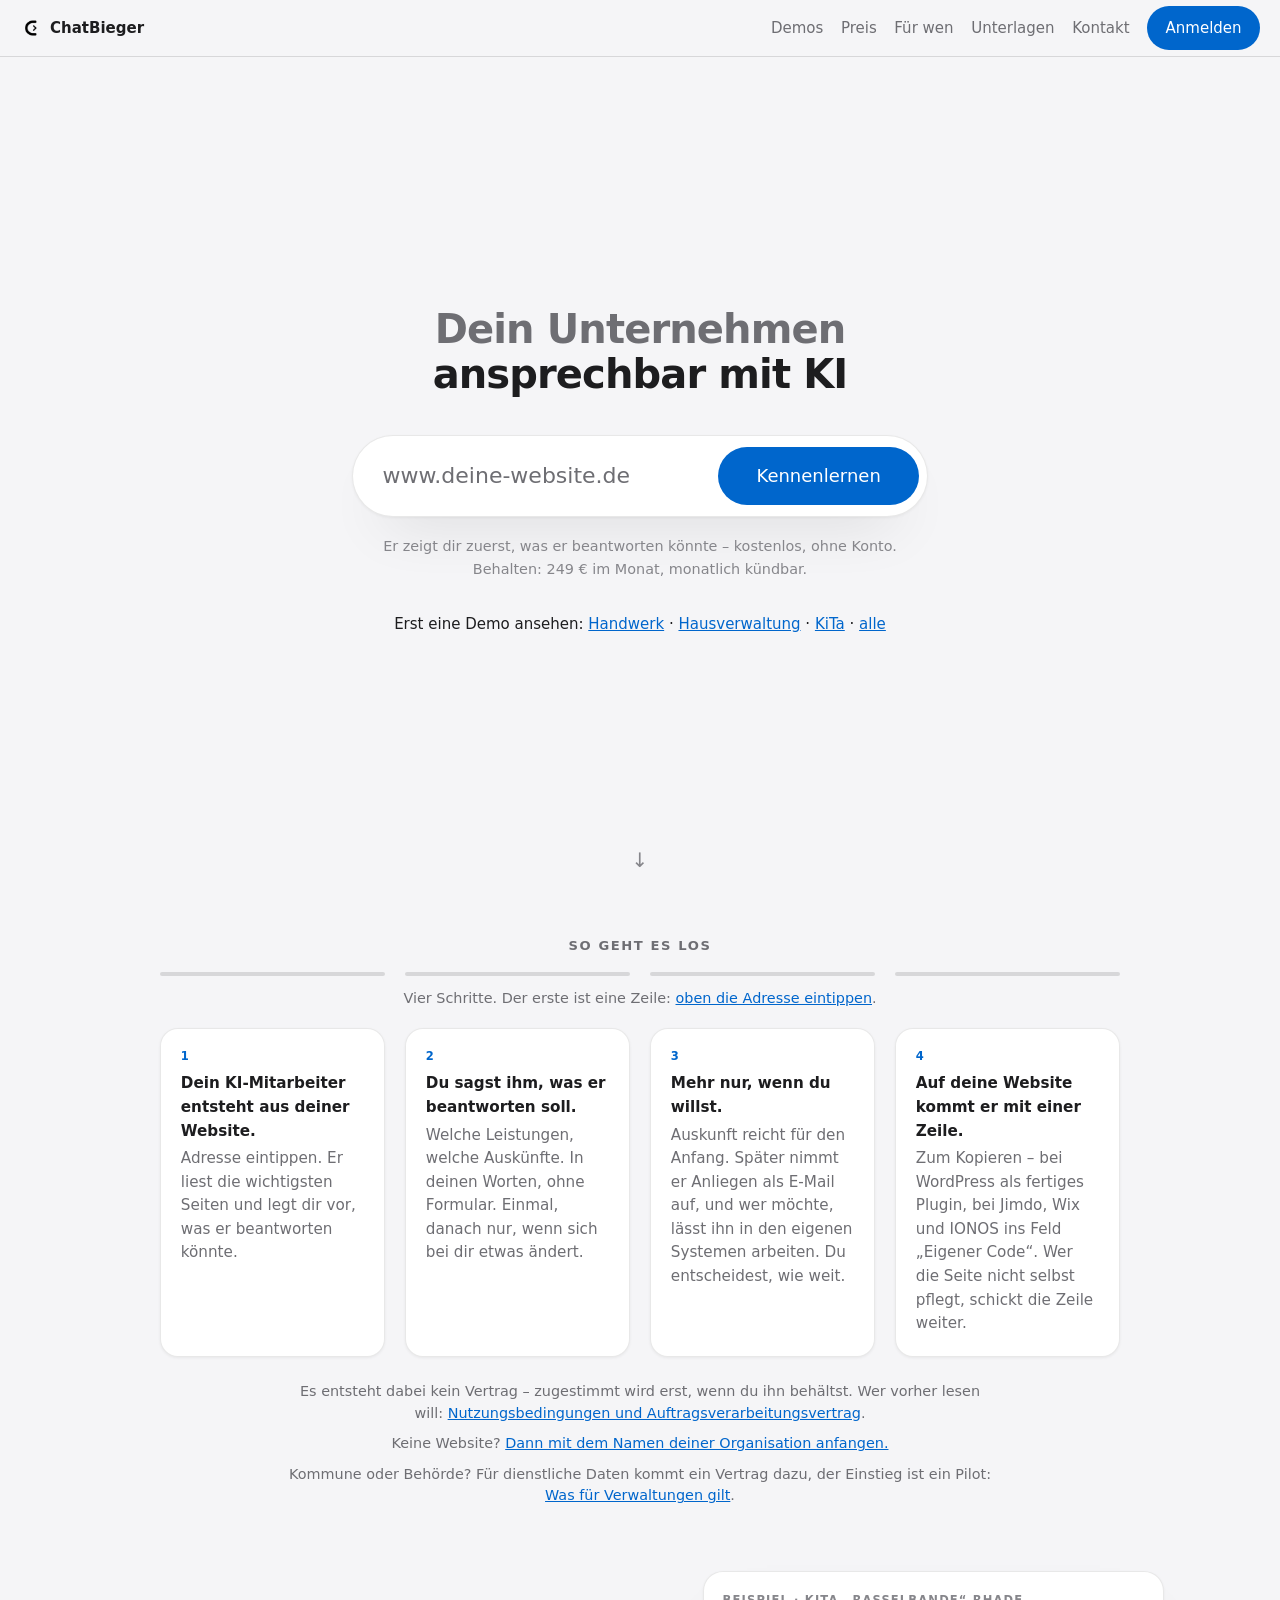
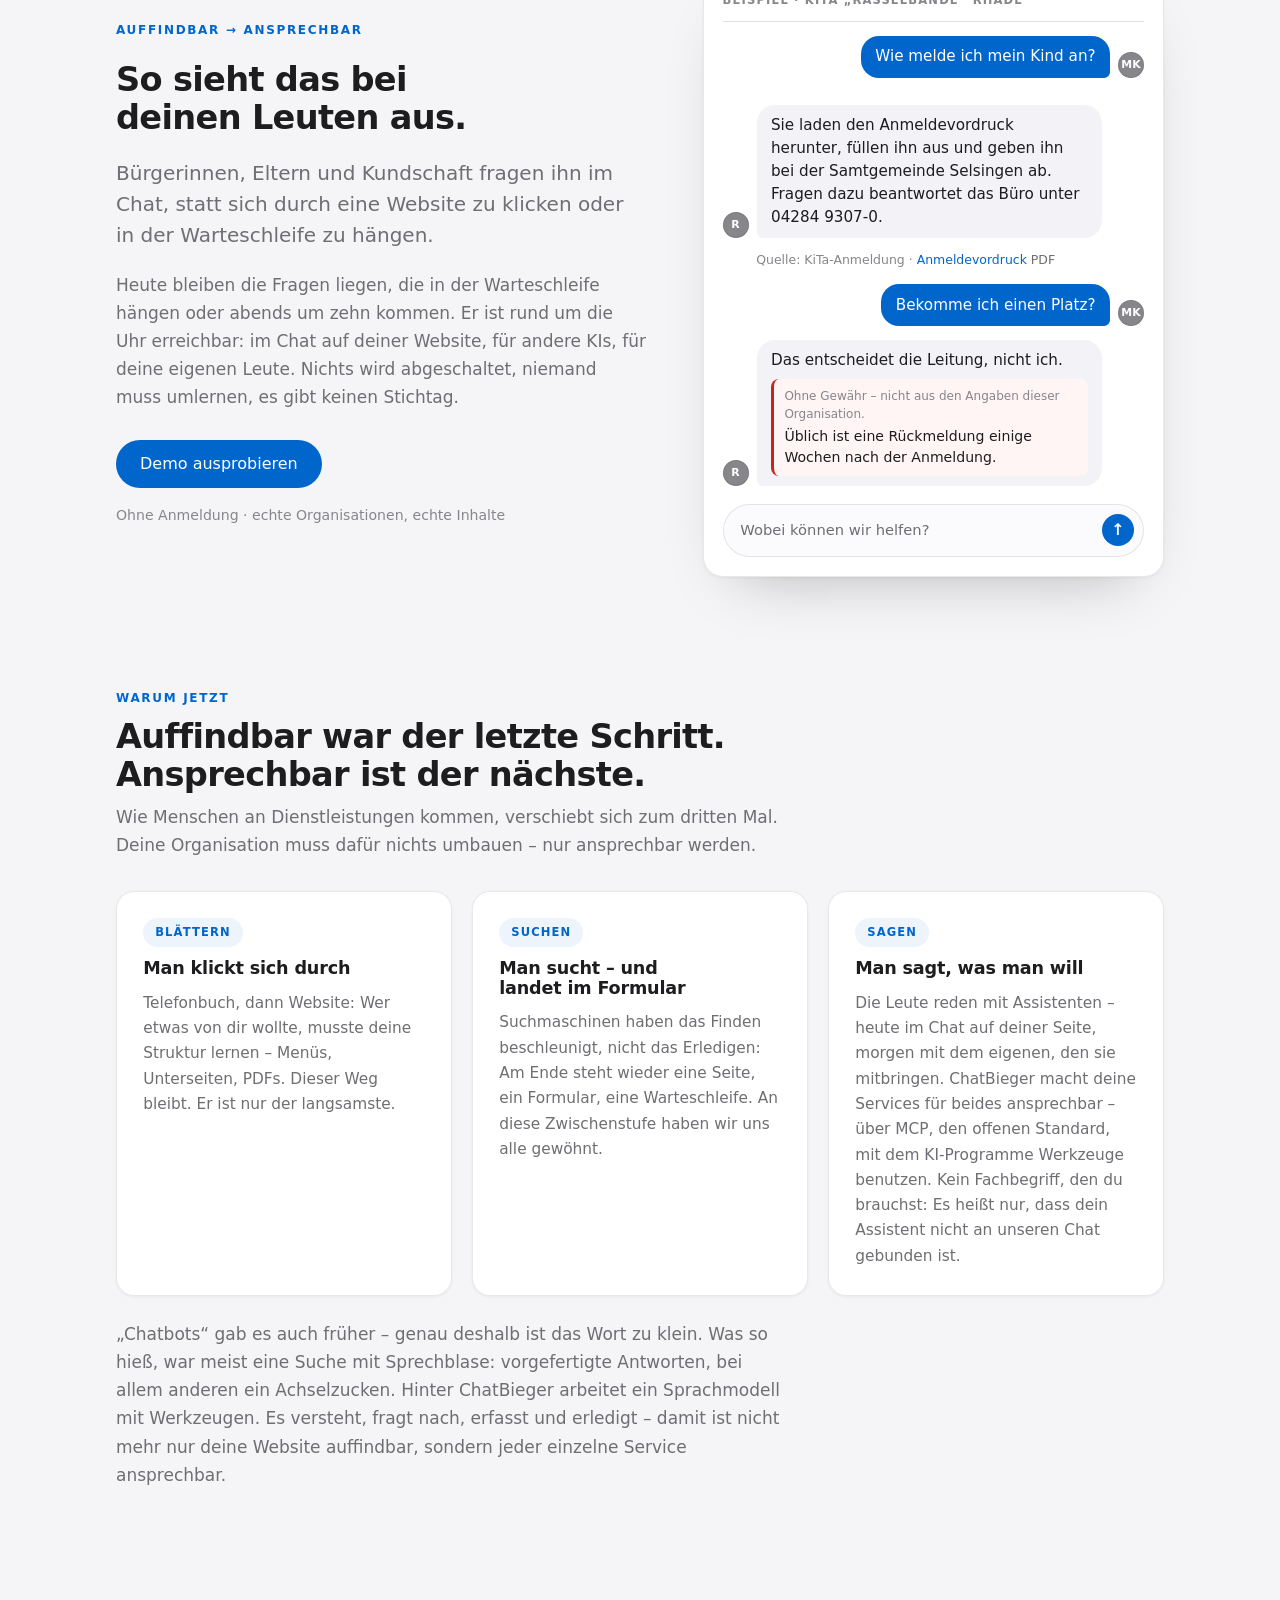
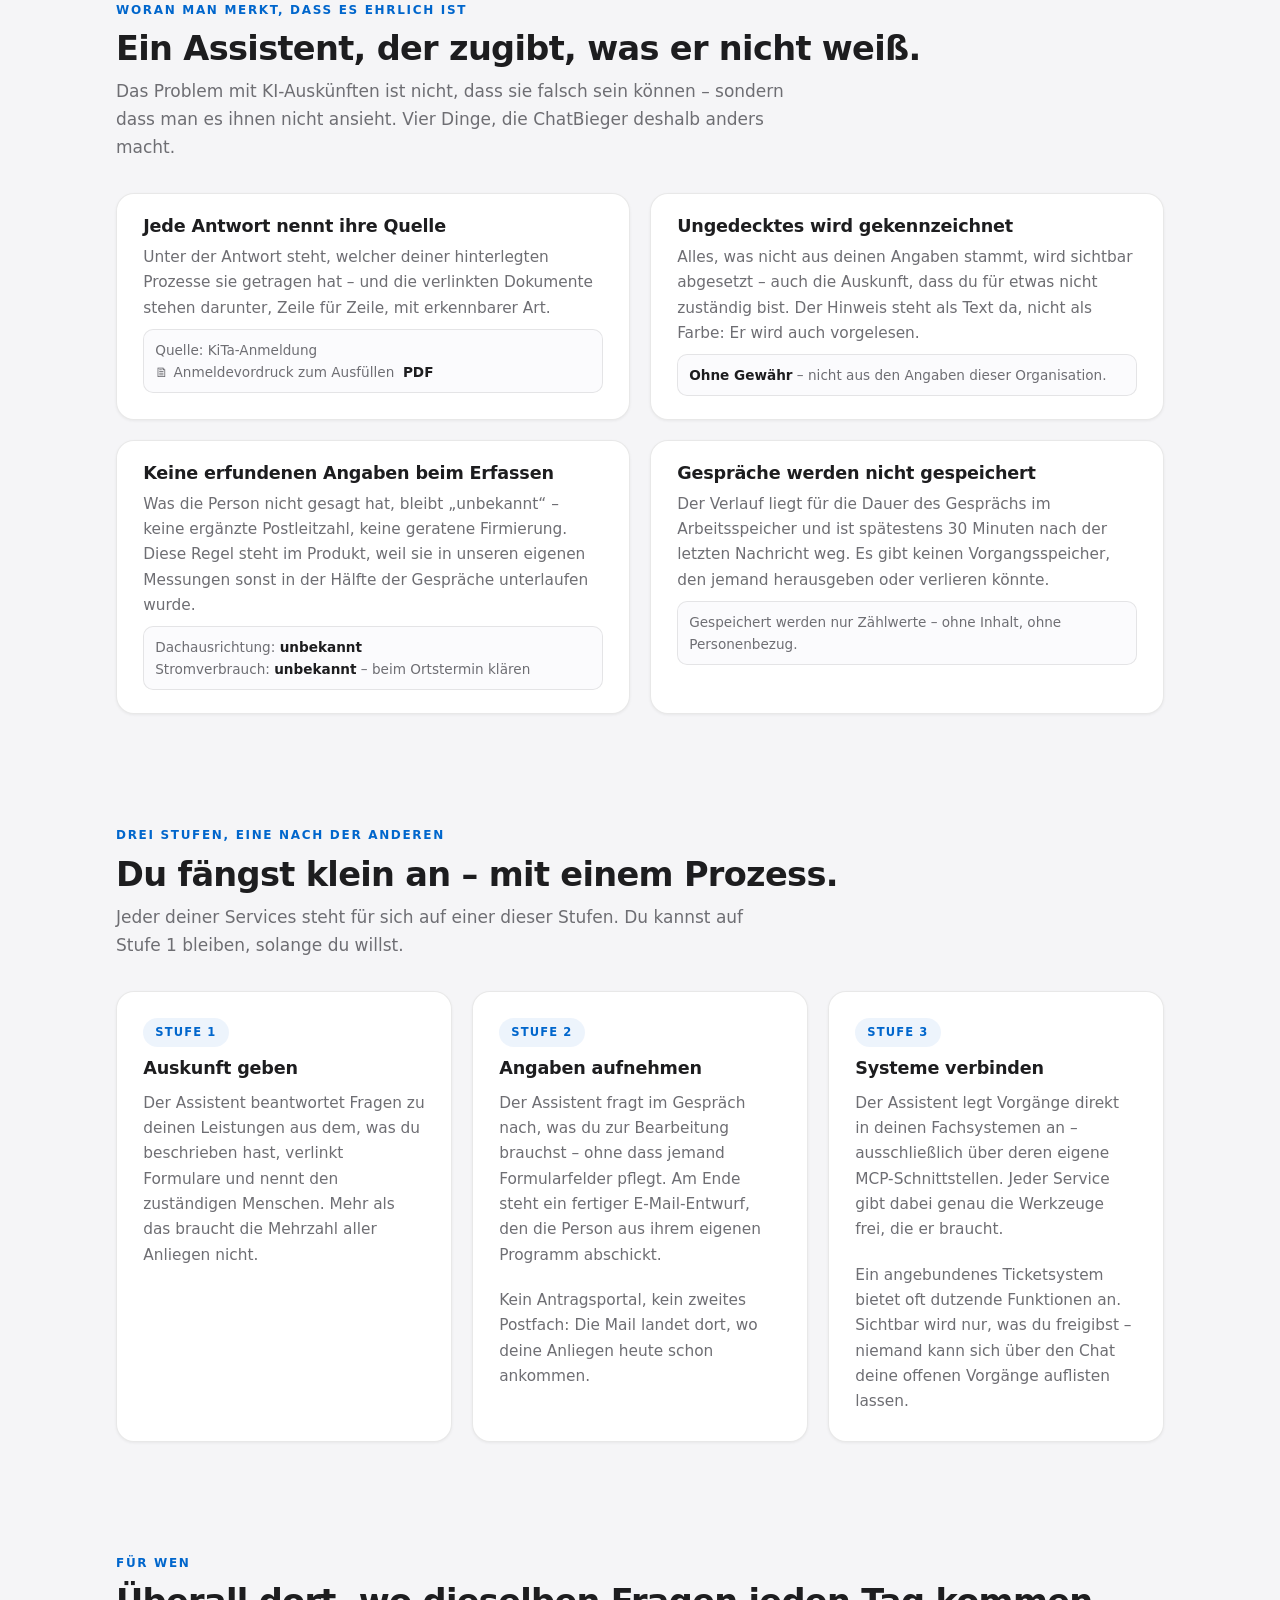
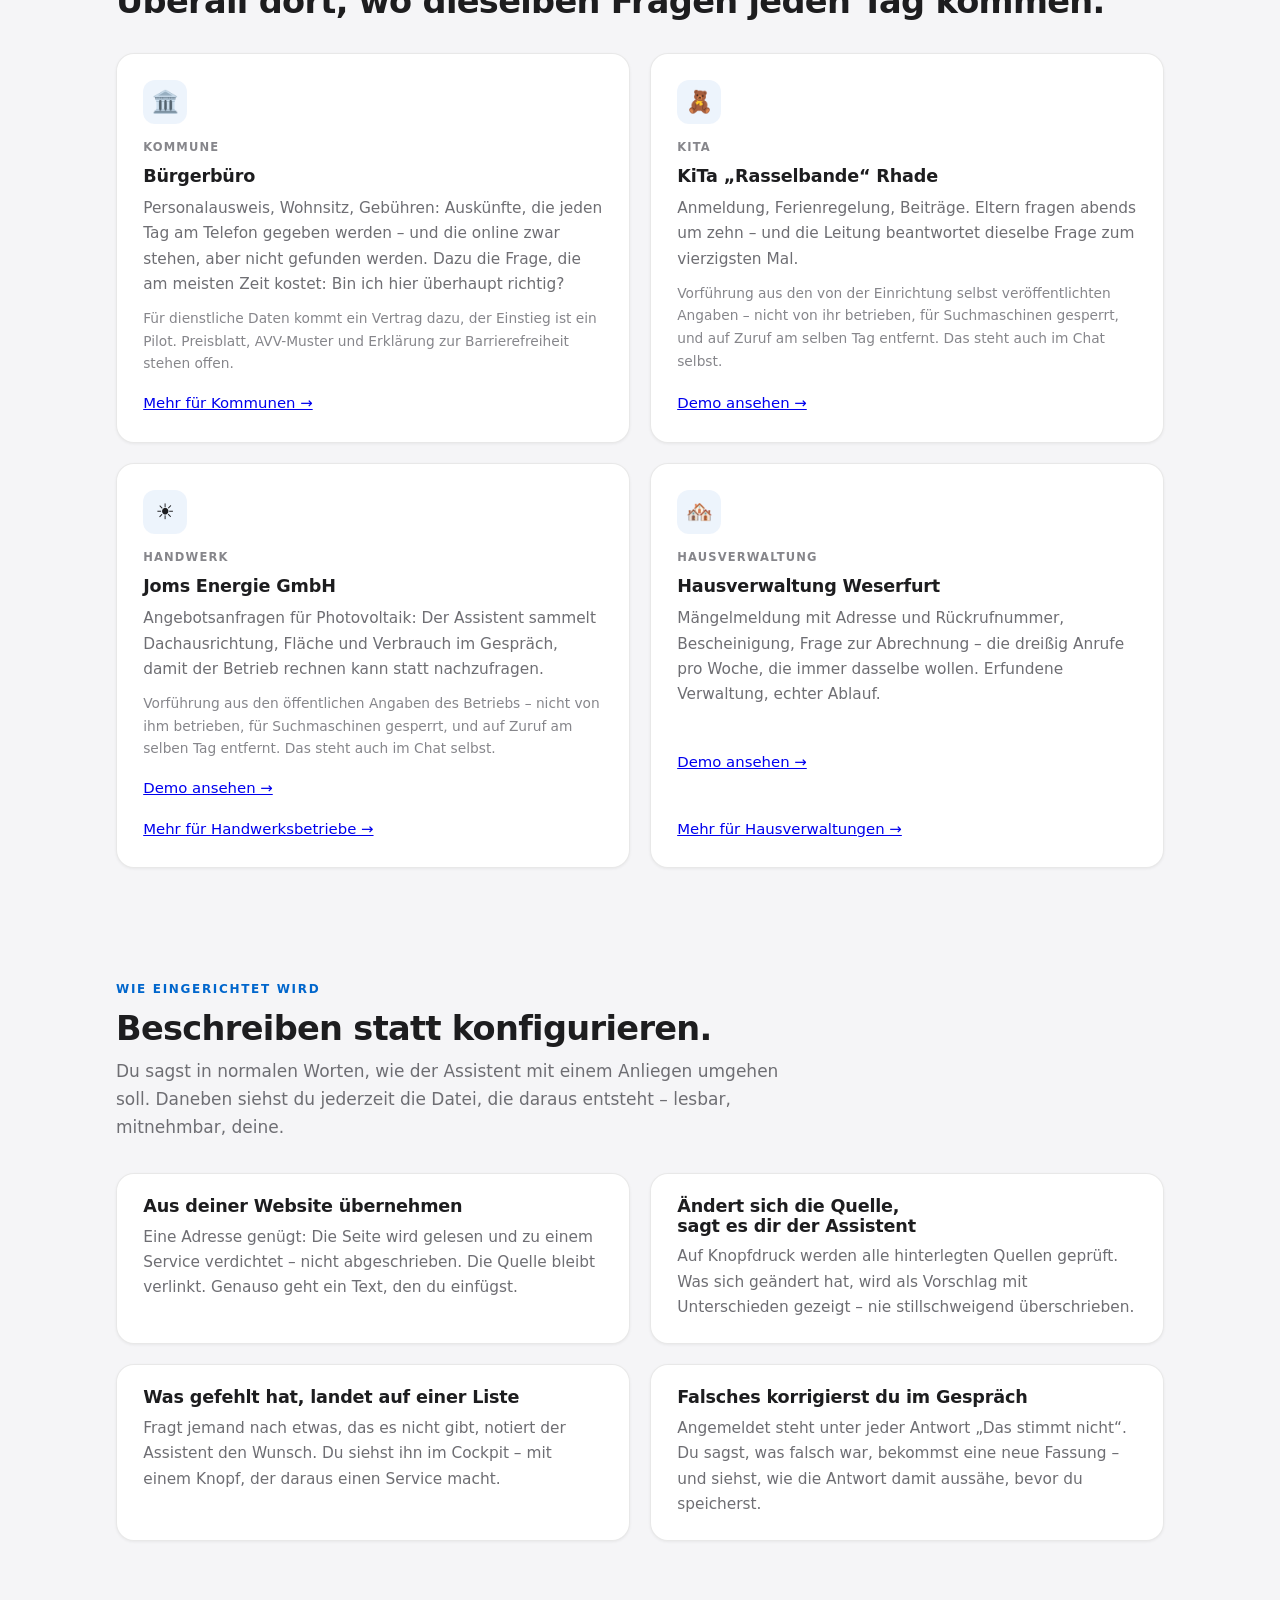
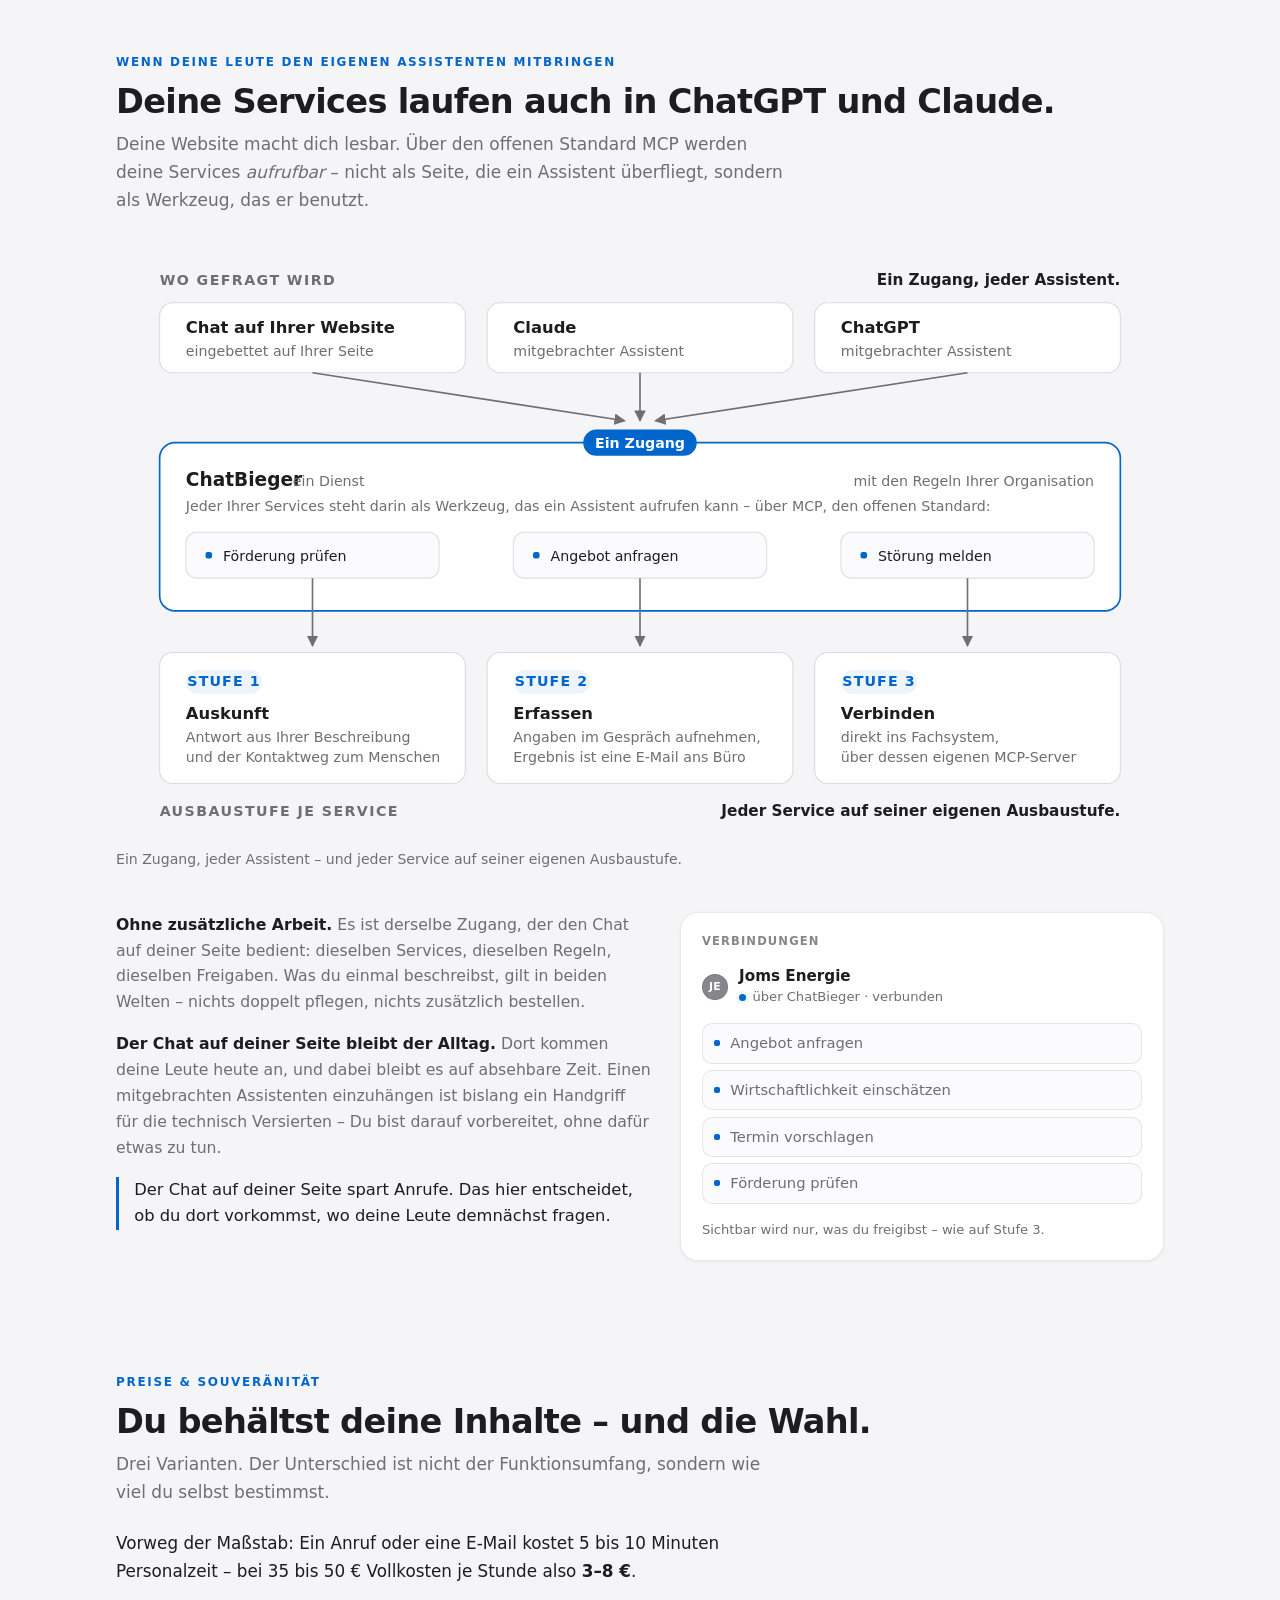
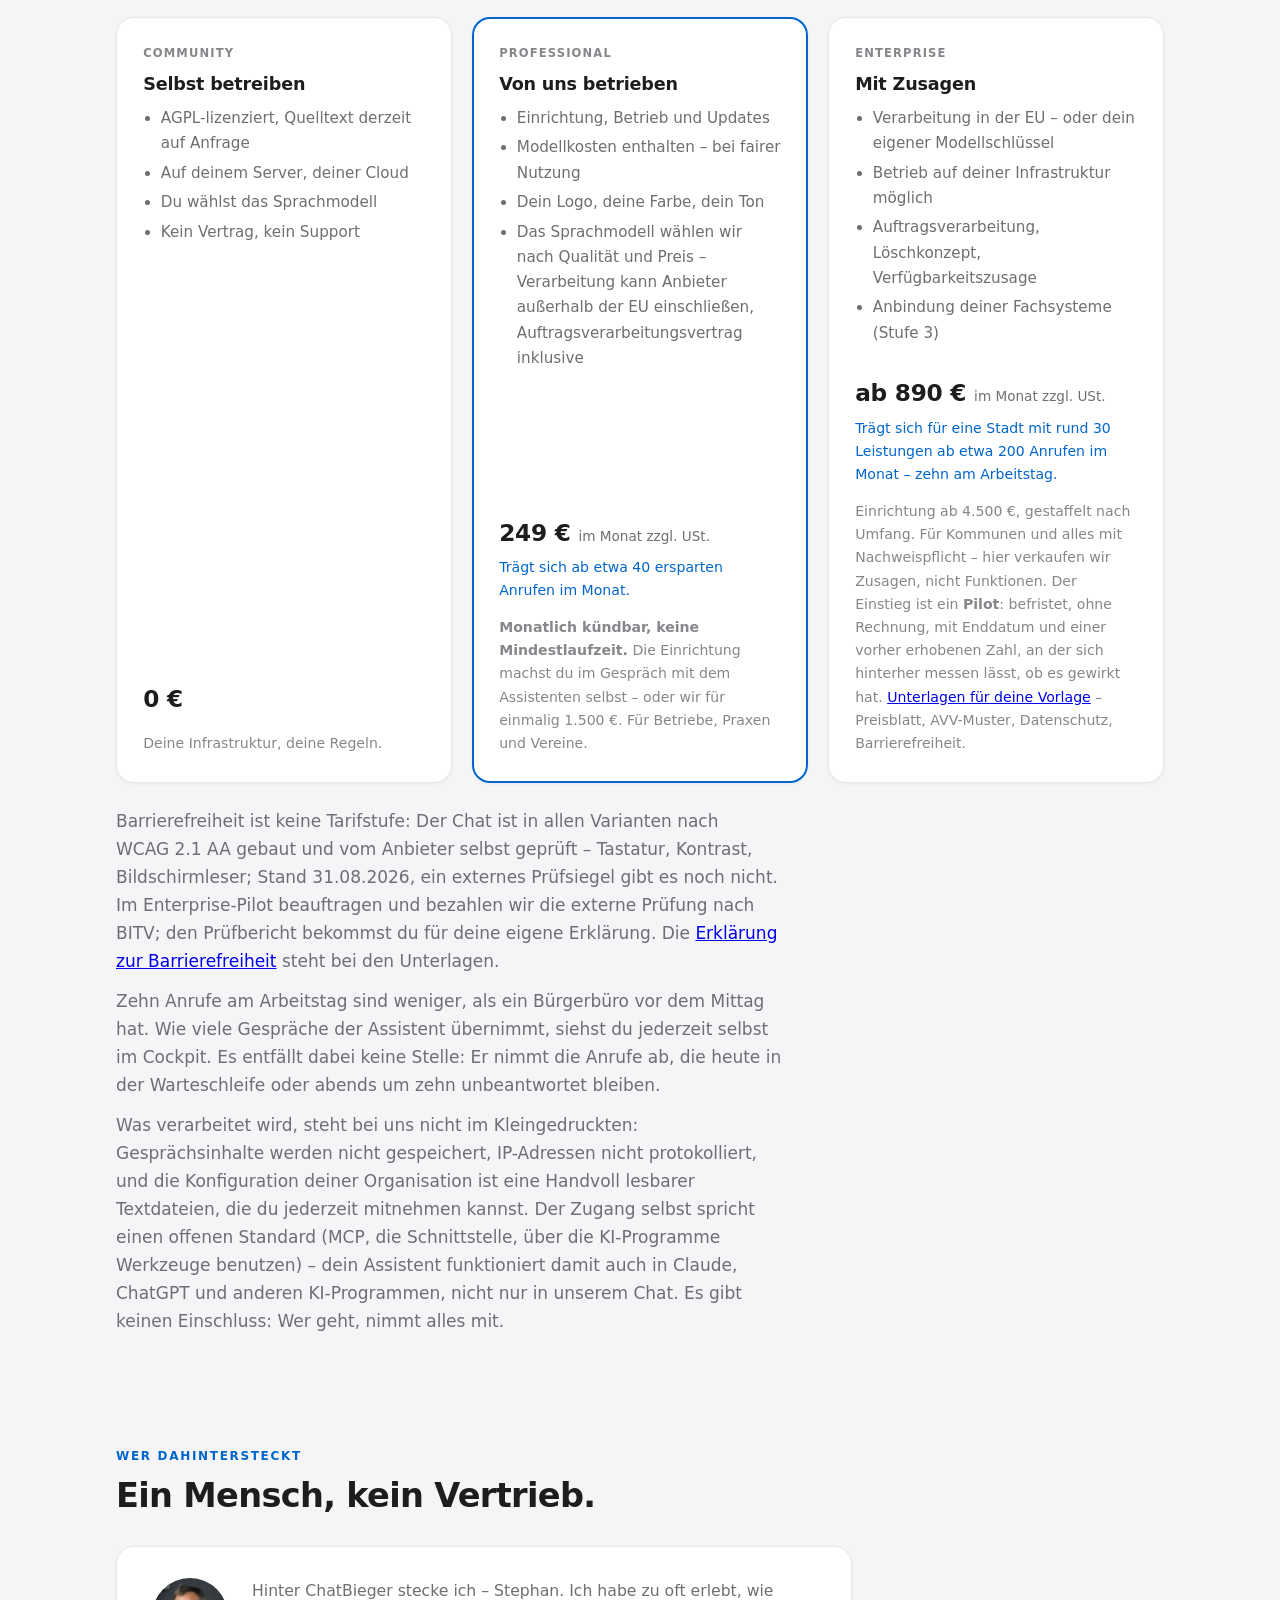
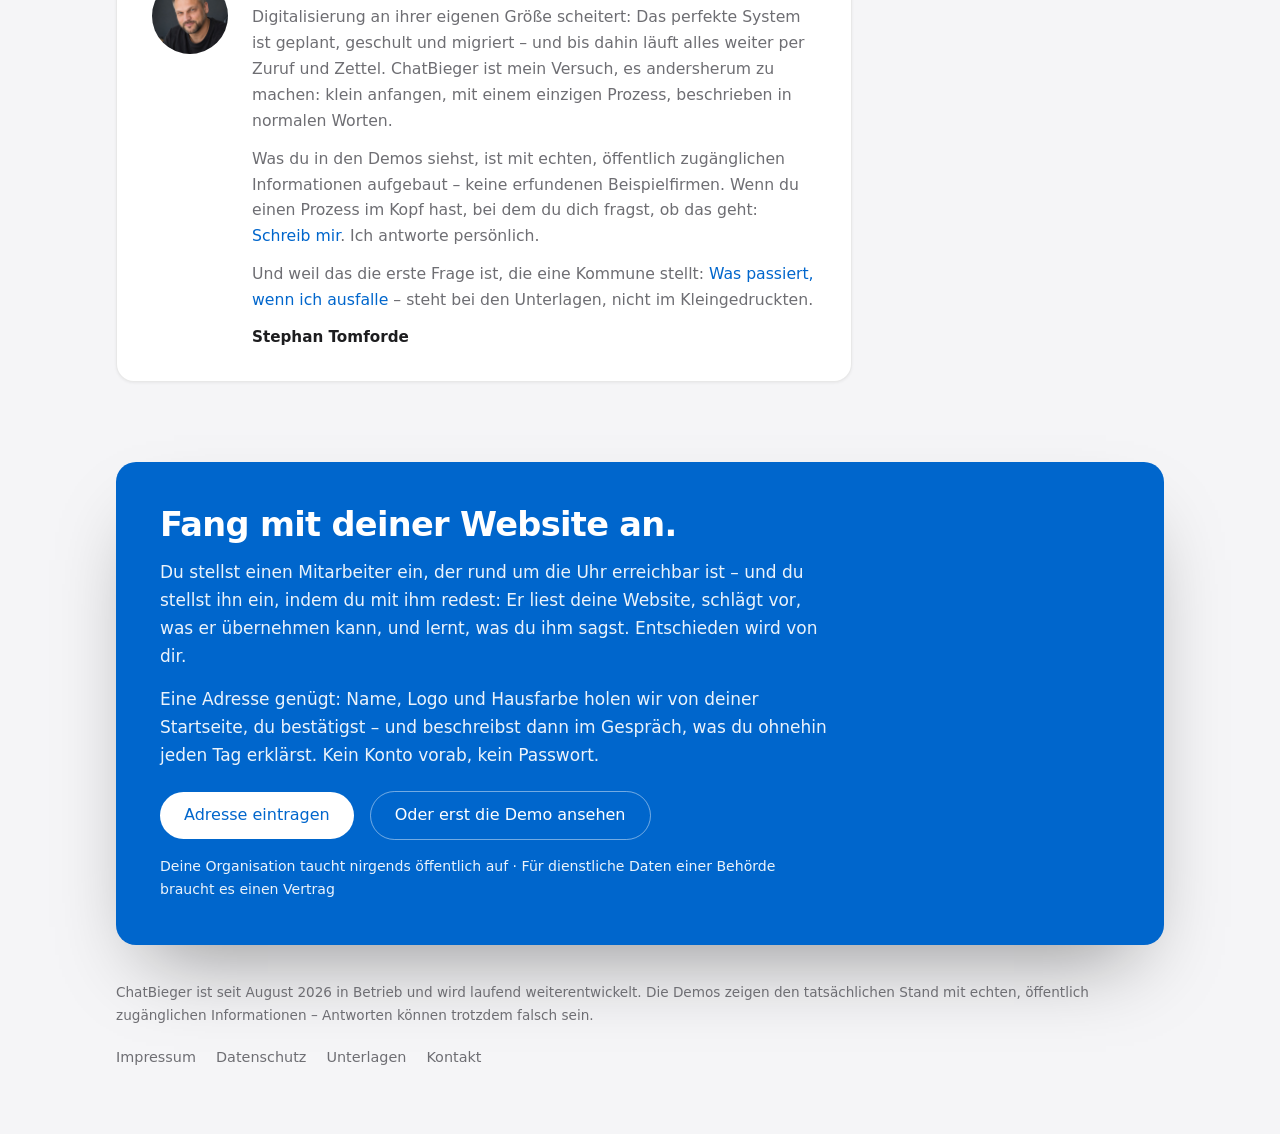
<file: index.html>
<!doctype html>
<html lang="de">
<head>
  <meta charset="utf-8">
  <meta name="viewport" content="width=device-width, initial-scale=1">
  <!-- Vor dem Stylesheet: sonst malt der Browser die Leinwand weiß, und der
       Sprung in die App blitzt einmal hell auf. -->
  <meta name="color-scheme" content="light dark">
  <title>ChatBieger – Dein Unternehmen ansprechbar mit KI</title>
  <meta name="description" content="Deine Website macht dich auffindbar. Mit ChatBieger werden deine Leistungen ansprechbar – für Menschen und für KI: im Chat auf deiner Website, für andere KIs, für deine eigenen Leute. Er sagt nur, was bei dir steht, und dazu, woher er es hat.">
  <link rel="icon" type="image/png" href="favicon.png">
  <!-- Die Seite ist unter chatbieger.com und unter appbieger.github.io/chatbieger.com/
       erreichbar. Ohne canonical zählen Suchmaschinen das als zwei Seiten; diese hier
       ist die gemeinte. Auf jeder Seite die eigene URL — nie pauschal die Startseite. -->
  <link rel="canonical" href="https://chatbieger.com/">
  <meta property="og:title" content="ChatBieger – Dein Unternehmen ansprechbar mit KI">
  <meta property="og:description" content="Deine Website macht dich auffindbar. Mit ChatBieger werden deine Leistungen ansprechbar – für Menschen und für KI. Kein Umstieg, kein Stichtag, monatlich kündbar.">
  <meta property="og:type" content="website">
  <meta property="og:url" content="https://chatbieger.com/">
  <meta property="og:site_name" content="ChatBieger">
  <meta property="og:locale" content="de_DE">
  <!-- Absolute URL ist Pflicht: WhatsApp, LinkedIn und Slack lösen relative Pfade
       nicht auf, die Vorschau bliebe bildlos. og-bild.png ist 1200×630. -->
  <meta property="og:image" content="https://chatbieger.com/og-bild.png">
  <meta property="og:image:width" content="1200">
  <meta property="og:image:height" content="630">
  <meta property="og:image:alt" content="ChatBieger – Dein Unternehmen ansprechbar mit KI">
  <meta name="twitter:card" content="summary_large_image">
  <link rel="stylesheet" href="tokens.css">
  <style>
    /* Farben, Schatten und die Bewegungskurve stehen in tokens.css. */
    @media (prefers-color-scheme: dark) {
      .topbar img { filter: invert(1); }
    }

    * { box-sizing: border-box; }

    body {
      margin: 0;
      background: var(--ground);
      color: var(--ink);
      font-family: -apple-system, BlinkMacSystemFont, "SF Pro Text", "Segoe UI Variable Text", "Segoe UI", system-ui, sans-serif;
      font-size: 1.0625rem;
      line-height: 1.65;
      -webkit-font-smoothing: antialiased;
    }

    .wrap { max-width: 68rem; margin: 0 auto; padding: 0 1.25rem; }

    .eyebrow {
      font-size: 0.75rem;
      font-weight: 600;
      letter-spacing: 0.14em;
      text-transform: uppercase;
      color: var(--accent);
    }

    h1, h2, h3 {
      margin: 0;
      line-height: 1.12;
      text-wrap: balance;
      letter-spacing: -0.02em;
    }
    h1 { font-size: clamp(2.2rem, 5vw, 3.4rem); font-weight: 700; }
    h2 { font-size: clamp(1.5rem, 3.2vw, 2.1rem); font-weight: 700; }
    h3 { font-size: 1.1rem; font-weight: 600; letter-spacing: -0.01em; }

    p { margin: 0; }
    .measure { max-width: 42rem; }
    .muted { color: var(--ink-soft); }

    /* ---------- Top bar ----------
       Die Produktleiste: dieselbe erste Zeile wie auf den Demo-Seiten, im
       Schnellstart und im Cockpit — Landing und Produkt sollen sich wie eins
       anfühlen. **Die Maße stehen im Produkt, in `web/base.css` (--bar-*), und
       hier als Kopie**; wer sie ändert, ändert beide Stellen. */
    .topbar { border-bottom: 1px solid var(--line); }
    .topbar .wrap {
      box-sizing: border-box; min-height: 3.5rem;
      /* Randlos wie im Produkt: Die Wortmarke soll beim Wechsel nicht wandern.
         Der Inhalt unter der Leiste bleibt Lesespalte. */
      max-width: none; padding: 0 1.25rem;
      display: flex; align-items: center; gap: 1.1rem;
    }
    .topbar .marke { display: flex; align-items: center; gap: 0.5rem; color: var(--ink); text-decoration: none; }
    .topbar img { width: 22px; height: 22px; border-radius: 6px; display: block; }
    .topbar .marke span { font-weight: 600; font-size: 0.9375rem; }
    .topbar nav { margin-left: auto; display: flex; align-items: center; gap: 1.1rem; }
    .topbar nav a { color: var(--ink-soft); text-decoration: none; font-size: 0.9375rem; white-space: nowrap; }
    .topbar nav a:hover { color: var(--ink); }
    /* 44 px Klickfläche, ohne dass die Leiste wächst — das Polster liegt in
       ihren 56 px. Dieselbe Regel steht im Produkt in `web/base.css`. */
    .topbar nav a, .topbar .marke { padding-block: 0.6rem; }
    .topbar .topbar-demo { padding: 0.6rem 1.15rem; color: #fff; }
    .topbar .topbar-demo:hover { color: #fff; }
    /* Am Telefon bleiben drei Wege stehen: Preis (Lauf 10, beide Betriebe),
       Unterlagen (Lauf 13, die Kommune liest im Zug) und „Für wen" — ein Wort
       kürzer als „Für Kommunen" und der Weg zu allen drei Segment-Seiten, die
       vom ersten Bildschirm aus sonst unerreichbar sind. Demos hat auf dem
       ersten Bildschirm einen eigenen Knopf, Kontakt steht in der Fußzeile. */
    @media (max-width: 30rem) {
      .topbar nav a[href^="https://chat.demo."], .topbar nav a[href="kontakt.html"] { display: none; }
      /* Der Schriftzug weicht dem dritten Link — sichtbar; für Bildschirmleser
         bleibt er der Name des Links, und das Zeichen bekommt seine 44 px. */
      .topbar .marke span { position: absolute; width: 1px; height: 1px; margin: -1px; overflow: hidden; clip: rect(0 0 0 0); white-space: nowrap; }
      .topbar .marke { padding: 0.7rem; margin: -0.7rem; }
      /* Enger als 25rem passt der dritte Link nicht mehr, ohne dass die Leiste
         überläuft (gemessen: 64 px bei 320 px Fenster). Dann geht „Für wen" —
         der einzige der drei, der auf eine Stelle DIESER Seite zeigt und
         deshalb auch durch Blättern erreichbar bleibt. Wachsen darf die
         Leiste nicht: Ihre Höhe ist das, woran man das Produkt wiedererkennt. */
      @media (max-width: 25rem) {
        .topbar nav a[href="#wen"] { display: none; }
      }
      /* Bei 320 px lief die Leiste trotzdem 7 px über. Unter 21rem rücken
         die übrigen Wege enger zusammen — Höhe und Klickflächen bleiben. */
      @media (max-width: 21rem) {
        .topbar .wrap { padding: 0 1rem; gap: 0.75rem; }
        .topbar nav { gap: 0.75rem; }
        .topbar .topbar-demo { padding-inline: 0.9rem; }
      }
    }

    /* ---------- Erster Bildschirm: ein Zeichen, ein Satz, ein Feld ----------
       Google-Logik: Was hier steht, ist das eine Ziel der Seite; alles
       andere beginnt unter dem Falz. `min-height` statt `height`, damit auf
       kurzen Schirmen nichts abgeschnitten wird — und `svh`, weil die
       Adressleiste am Telefon sonst die letzte Zeile frisst. */
    .einstieg {
      min-height: calc(100svh - 3.6rem);
      display: flex;
      flex-direction: column;
      align-items: center;
      /* Seitlich 1.5rem wie die Startansicht drüben — mit 1.25rem lägen die
         Kanten des Fensters am Telefon 4 px neben denen der Ankunft. */
      padding: 2.5rem 1.5rem 1.5rem;
      text-align: center;
    }
    .einstieg-mitte { margin: auto 0; width: 100%; display: flex; flex-direction: column; align-items: center; }
    /* Die Überschrift tritt zurück, damit das Feld der Held bleibt: kleiner
       als die übrigen h1, halb im Grau — betont ist nur, worum es geht.
       Marke und Zeichen stehen einmal in der Leiste und nicht noch einmal
       hier; „KI“ steht auf dem ganzen Bildschirm genau ein Mal. */
    .einstieg h1 {
      max-width: 20ch; font-size: clamp(1.9rem, 3.6vw, 2.5rem);
      font-weight: 600; letter-spacing: -0.022em; color: var(--ink-soft);
    }
    .einstieg h1 .betont { color: var(--ink); }

    /* Das Feld ist eine Zeile mit Knopf. Der Fokusring liegt auf der ganzen
       Pille statt nur auf dem Eingabefeld — wer mit der Tastatur kommt, soll
       das Ziel als Ganzes sehen. */
    .einstieg-form { margin-top: 2.4rem; width: min(36rem, 100%); }
    .feld {
      display: flex;
      align-items: center;
      gap: 0.5rem;
      text-align: left;
      background: var(--surface);
      border-radius: 999px;
      padding: 0.55rem 0.55rem 0.55rem 1.9rem;
      box-shadow: var(--float-shadow), var(--ring);
    }
    /* `:focus` statt `:focus-visible`: „Zum Feld ganz oben" setzt den Fokus
       selbst — mit `:focus-visible` bliebe der Ring nach einem Mausklick aus,
       und man sähe nicht, wohin das Tippen geht. */
    .feld:has(input:focus) { box-shadow: var(--float-shadow), inset 0 0 0 2px var(--accent); }
    @supports not selector(:has(*)) {
      .feld:focus-within { box-shadow: var(--float-shadow), inset 0 0 0 2px var(--accent); }
    }
    .feld input {
      flex: 1; min-width: 0; border: 0; background: none; outline: none;
      font: inherit; font-size: 1.375rem; color: var(--ink); padding: 0.875rem 0;
    }
    .feld input::placeholder { color: var(--ink-soft); }
    .feld button {
      flex: none; border: 0; border-radius: 999px; cursor: pointer;
      font: inherit; font-weight: 500; white-space: nowrap;
      background: var(--accent-solid); color: #fff; font-size: 1.125rem; padding: 0.875rem 2.4rem;
    }
    .feld button:hover { background: var(--accent-hover); }
    .feld button:focus-visible { outline: 2px solid var(--accent); outline-offset: 2px; }
    /* Der Knopf sagt, was danach kommt: Man lernt seinen Mitarbeiter kennen.
       Wo der Platz nicht reicht, bleibt es beim kurzen „Start“ — sonst
       bliebe vom Feld keine lesbare Adresse übrig. */
    .knopf-kurz { display: none; }
    @media (max-width: 40rem) {
      .knopf-lang { display: none; }
      .knopf-kurz { display: inline; }
    }

    /* Was das Drücken kostet, in einer Zeile (Council, Lauf 7). Alles
       Weitere — der Vertragssatz (0031), der Weg ohne Website, der Weg für
       Kommunen — steht eine Etage tiefer bei „So geht es los“: auf dem
       ersten Bildschirm stehen vier Dinge, nicht zwölf. */
    .einstieg-kosten { margin-top: 1.1rem; font-size: 0.9rem; color: var(--ink-faint); }
    /* So geht es los: drei Schritte als erstes Band unter dem Falz — dorthin
       zeigt der Pfeil, und der erste Bildschirm bleibt, wie er gebaut ist
       (Feld, Kosten, Vertrag, Zweitweg, Hinweis nach unten). Dieselbe
       Kartenformel wie überall auf der Seite. */
    .los { padding: 2.5rem 0 0.5rem; }
    .los-titel { font-size: 0.82rem; font-weight: 600; letter-spacing: 0.12em; text-transform: uppercase; color: var(--ink-soft); text-align: center; margin: 0 0 1.1rem; }
    .einstieg-schritte {
      margin: 0 auto; padding: 0; list-style: none; width: min(60rem, 100%);
      display: grid; grid-template-columns: repeat(4, 1fr); gap: 1.25rem;
      counter-reset: los; text-align: left;
    }
    /* Der Stand: vier Stücke über den vier Schritten. Das erste füllt sich,
       sobald oben eine Adresse steht — gezählt wird nur, was wirklich getan
       ist, aber das wird gezählt: Niemand soll bei null anfangen, der schon
       angefangen hat. */
    .los-stand {
      width: min(60rem, 100%); margin: 0 auto 0.7rem;
      display: grid; grid-template-columns: repeat(4, 1fr); gap: 1.25rem;
    }
    .los-stand span { height: 4px; border-radius: 2px; background: var(--line); transition: background 0.4s var(--bogen); }
    .los-stand span.voll { background: var(--accent); }
    .los-stand-text { margin: 0 auto 1.1rem; text-align: center; font-size: 0.9rem; color: var(--ink-soft); }
    .los-stand-text a { color: var(--accent); }
    .einstieg-schritte li.erledigt { box-shadow: var(--card-shadow), inset 0 0 0 2px var(--accent); }
    .einstieg-schritte li.erledigt::before { content: counter(los) " \00B7  erledigt \2713"; }
    @media (max-width: 60rem) and (min-width: 46.01rem) {
      .einstieg-schritte { grid-template-columns: repeat(2, 1fr); }
      .los-stand { grid-template-columns: repeat(4, 1fr); gap: 0.5rem; }
    }
    .einstieg-schritte li {
      counter-increment: los;
      padding: 1.25rem 1.3rem 1.35rem; border-radius: 18px;
      background: var(--surface); box-shadow: var(--card-shadow), var(--ring);
      font-size: 0.95rem; line-height: 1.55; color: var(--ink-soft);
    }
    .einstieg-schritte li::before {
      content: counter(los); display: block; margin-bottom: 0.4rem;
      font-size: 0.72rem; font-weight: 600; letter-spacing: 0.12em; color: var(--accent);
    }
    .einstieg-schritte b { display: block; font-weight: 600; color: var(--ink); margin-bottom: 0.25rem; }
    @media (max-width: 46rem) {
      .los { padding-top: 1.75rem; }
      .einstieg-schritte { grid-template-columns: 1fr; gap: 0.8rem; }
      .los-stand { gap: 0.4rem; }
      .einstieg-schritte li { padding: 1rem 1.05rem 1.1rem; }
    }
    /* Der zweite Weg ist ein Link, kein Knopf: zwei Flächen stritten sich
       sonst um denselben Blick. */
    .einstieg-zweit { margin-top: 1.9rem; font-size: 0.9375rem; }
    .einstieg-zweit a { color: var(--accent); }
    /* Die Fußzeilen von „So geht es los“ — vom ersten Bildschirm hierher
       gezogen. */
    .los-fuss { margin: 0.55rem auto 0; max-width: 44rem; text-align: center; font-size: 0.9rem; line-height: 1.5; color: var(--ink-soft); }
    .los-fuss.erste { margin-top: 1.5rem; }
    .los-fuss a { color: var(--accent); }

    /* Der Hinweis am Fuß des ersten Bildschirms ist das Versprechen, dass
       unter dem Falz noch etwas kommt. */
    .weiter {
      margin: 2rem 0 0; padding: 0.6rem 1rem; text-align: center;
      font-size: 1.25rem; line-height: 1; color: var(--ink-faint); text-decoration: none;
    }
    .weiter:hover { color: var(--ink); }
    .weiter .pfeil { display: inline-block; }
    @media (prefers-reduced-motion: no-preference) {
      .weiter .pfeil { animation: weiter-wink 2.6s ease-in-out infinite; }
    }
    @keyframes weiter-wink {
      0%, 100% { transform: translateY(0); }
      50% { transform: translateY(3px); }
    }

    /* Kurze Schirme — der Laptop mit 720 Zeilen, das Telefon im Querformat:
       dieselbe Ordnung, nur enger. Der Hinweis nach unten soll nicht der
       Erste sein, der über die Kante fällt. */
    @media (min-width: 28.01rem) and (max-height: 780px) {
      .einstieg { padding-top: 1.75rem; }
      .einstieg-form { margin-top: 1.9rem; }
      .einstieg-kosten { margin-top: 0.9rem; }
      .einstieg-zweit { margin-top: 1.4rem; }
      .weiter { margin-top: 1rem; }
    }

    /* Am Telefon ist der erste Bildschirm knapp: kleineres Zeichen, kleinere
       Schrift — und das Feld wird zum Block, weil der Knopf
       neben dem Eingabefeld sonst keine 12 Zeichen übrig lässt. */
    @media (max-width: 28rem) {
      .einstieg { padding-top: 1.25rem; }
      .einstieg h1 { font-size: 1.75rem; }
      .einstieg-form { margin-top: 1.7rem; }
      .einstieg-kosten { margin-top: 0.9rem; }
      .einstieg-zweit { margin-top: 1.5rem; }
      .weiter { margin-top: 1.3rem; }
      /* „Start“ ist kurz genug, dass die Pille auch am Telefon eine Zeile
         bleibt — der Knopf nimmt nur, was er braucht, das Feld den Rest. */
      .feld { padding: 0.45rem 0.45rem 0.45rem 1.15rem; }
      .feld input { font-size: 1.0625rem; padding: 0.7rem 0; min-width: 0; }
      .feld button { font-size: 1rem; padding: 0.7rem 1.5rem; }
    }

    /* ---------- Vorschau: derselbe Chat, nur eine Etage tiefer ---------- */
    .hero-grid {
      display: grid;
      grid-template-columns: minmax(0, 1.15fr) minmax(0, 1fr);
      gap: 3.5rem;
      align-items: center;
    }
    @media (max-width: 46rem) { .hero-grid { grid-template-columns: 1fr; } }
    .hero-copy { display: flex; flex-direction: column; gap: 1.3rem; }
    .hero-copy .lede { font-size: 1.25rem; line-height: 1.55; color: var(--ink-soft); }
    .cta-row { display: flex; align-items: center; flex-wrap: wrap; gap: 1rem; margin-top: 0.5rem; }
    .btn {
      display: inline-flex;
      align-items: center;
      border-radius: 999px;
      padding: 0.65rem 1.5rem;
      font-size: 1rem;
      font-weight: 500;
      text-decoration: none;
      background: var(--accent-solid);
      color: #fff;
    }
    .btn:hover { background: var(--accent-hover); }
    /* Die Knopffläche ist in beiden Modi fest weiß — also braucht auch die
       Schrift einen festen dunklen Ton: --accent wäre im Dunkeln #4d9fff,
       und das sind auf Weiß nur 2,7:1. Der Hover aus demselben Grund fest. */
    .btn.inverted { background: #fff; color: #0066cc; }
    .btn.inverted:hover { background: #f5f5f7; }
    .cta-note { font-size: 0.88rem; color: var(--ink-faint); }

    /* ---------- Chat mockup ---------- */
    .chat {
      background: var(--surface);
      border-radius: 20px;
      box-shadow: var(--float-shadow), var(--ring);
      padding: 1.25rem;
      display: flex;
      flex-direction: column;
      gap: 0.75rem;
    }
    .chat-title {
      font-size: 0.72rem;
      font-weight: 600;
      letter-spacing: 0.1em;
      text-transform: uppercase;
      color: var(--ink-faint);
      padding-bottom: 0.7rem;
      border-bottom: 1px solid var(--line);
    }
    .msg { display: grid; grid-template-rows: 1fr; }
    .msg-inner {
      overflow: hidden;
      display: flex;
      align-items: flex-end;
      gap: 0.5rem;
      padding-top: 0.1rem;
    }
    .msg.user .msg-inner { flex-direction: row-reverse; }
    .avatar {
      width: 26px;
      height: 26px;
      border-radius: 50%;
      flex: none;
      object-fit: cover;
      box-shadow: var(--ring);
    }
    .avatar.initials {
      display: flex;
      align-items: center;
      justify-content: center;
      background: var(--ink-faint);
      color: #fff;
      font-size: 0.68rem;
      font-weight: 600;
      letter-spacing: 0.02em;
    }
    .bubble {
      max-width: 82%;
      padding: 0.6rem 0.9rem;
      border-radius: 18px;
      font-size: 0.95rem;
      line-height: 1.5;
    }
    .bubble.user {
      background: var(--accent-solid);
      color: #fff;
      border-bottom-right-radius: 6px;
    }
    .bubble.bot {
      background: var(--bubble);
      color: var(--ink);
      border-bottom-left-radius: 6px;
    }
    .bubble.typing { display: inline-flex; align-items: center; gap: 4px; padding: 0.85rem 0.95rem; }
    .bubble.typing .dot {
      width: 7px;
      height: 7px;
      border-radius: 50%;
      background: var(--ink-faint);
      animation: dot-blink 1.2s ease-in-out infinite;
    }
    .bubble.typing .dot:nth-child(2) { animation-delay: 0.18s; }
    .bubble.typing .dot:nth-child(3) { animation-delay: 0.36s; }
    @keyframes dot-blink {
      0%, 60%, 100% { opacity: 0.25; }
      30% { opacity: 0.9; }
    }

    /* Chat-Sequenz: läuft nur mit Animationen; ohne (reduced motion / alte
       Browser-Basis) sind alle Nachrichten sichtbar und die Tipp-Blasen weg. */
    .msg.typing-row { display: none; }
    @media (prefers-reduced-motion: no-preference) {
      .chat.laeuft .msg.typing-row { display: grid; }
      .chat.laeuft .msg {
        animation: msg-in 0.45s cubic-bezier(0.3, 0.7, 0.3, 1) var(--t, 0s) both;
      }
      .chat.laeuft .msg.typing-row {
        animation:
          msg-in 0.45s cubic-bezier(0.3, 0.7, 0.3, 1) var(--t, 0s) both,
          msg-out 0.35s ease var(--t-out, 3s) forwards;
      }
    }
    @keyframes msg-in {
      from { grid-template-rows: 0fr; opacity: 0; transform: translateY(8px); }
      to { grid-template-rows: 1fr; opacity: 1; transform: none; }
    }
    @keyframes msg-out {
      to { grid-template-rows: 0fr; opacity: 0; }
    }
    .chat-input {
      margin-top: 0.4rem;
      display: flex;
      align-items: center;
      justify-content: space-between;
      gap: 0.7rem;
      background: var(--surface-soft);
      border-radius: 999px;
      box-shadow: var(--ring);
      padding: 0.65rem 0.65rem 0.65rem 1.1rem;
      font-size: 0.92rem;
      color: var(--ink-faint);
    }
    .chat-input .send {
      width: 32px;
      height: 32px;
      border-radius: 999px;
      background: var(--accent-solid);
      color: #fff;
      display: flex;
      align-items: center;
      justify-content: center;
      font-size: 1rem;
      font-weight: 700;
      line-height: 1;
    }

    /* ---------- Sections ---------- */
    section { padding: 3.5rem 0; }
    .section-head { display: flex; flex-direction: column; gap: 0.6rem; margin-bottom: 2rem; }

    .card {
      background: var(--surface);
      border-radius: 18px;
      box-shadow: var(--card-shadow), var(--ring);
    }

    /* ---------- Old world vs new world ---------- */
    .contrast {
      display: grid;
      grid-template-columns: 1fr 1fr;
      gap: 1.25rem;
      margin-top: 2rem;
    }
    @media (max-width: 46rem) { .contrast { grid-template-columns: 1fr; } }
    .contrast-card {
      border-radius: 18px;
      padding: 1.7rem;
      display: flex;
      flex-direction: column;
      gap: 0.9rem;
    }
    .contrast-card.old { background: var(--warn-tint); box-shadow: inset 0 0 0 1px rgba(201, 37, 28, 0.14); }
    .contrast-card.new { background: var(--surface); box-shadow: var(--card-shadow), inset 0 0 0 1px rgba(0, 102, 204, 0.25); }
    .contrast-card .tag {
      align-self: flex-start;
      font-size: 0.72rem;
      font-weight: 600;
      letter-spacing: 0.1em;
      text-transform: uppercase;
      padding: 0.3rem 0.75rem;
      border-radius: 999px;
    }
    .contrast-card.old .tag { color: var(--warn); background: var(--surface); box-shadow: inset 0 0 0 1px rgba(201, 37, 28, 0.3); }
    .contrast-card.new .tag { background: var(--accent-solid); color: #fff; }
    .contrast-card ul { margin: 0; padding-left: 1.2rem; display: flex; flex-direction: column; gap: 0.45rem; }
    .contrast-card li::marker { color: var(--ink-faint); }

    /* ---------- Steps ---------- */
    .steps {
      display: grid;
      grid-template-columns: repeat(3, 1fr);
      gap: 1.25rem;
      counter-reset: step;
    }
    @media (max-width: 46rem) { .steps { grid-template-columns: 1fr; } }
    .step {
      counter-increment: step;
      padding: 1.7rem;
      display: flex;
      flex-direction: column;
      gap: 0.75rem;
    }
    .step::before {
      content: "Schritt " counter(step);
      font-size: 0.72rem;
      font-weight: 600;
      letter-spacing: 0.12em;
      text-transform: uppercase;
      color: var(--accent);
    }
    .step p { font-size: 0.96rem; color: var(--ink-soft); }

    /* ---------- Stufen (Team + KI-Kollege) ---------- */
    .stages { display: grid; grid-template-columns: repeat(3, 1fr); gap: 1.25rem; }
    @media (max-width: 46rem) { .stages { grid-template-columns: 1fr; } }
    .stage { padding: 1.7rem; display: flex; flex-direction: column; gap: 0.75rem; }
    .stage-tag {
      align-self: flex-start;
      font-size: 0.72rem;
      font-weight: 600;
      letter-spacing: 0.1em;
      text-transform: uppercase;
      color: var(--accent);
      background: var(--accent-tint);
      padding: 0.3rem 0.75rem;
      border-radius: 999px;
    }
    .stage p { font-size: 0.96rem; color: var(--ink-soft); }
    .stage-fallback { font-size: 0.92rem; color: var(--ink-faint); margin-top: 0.5rem; }

    /* ---------- Für wen ---------- */
    .audiences {
      display: grid;
      grid-template-columns: repeat(auto-fit, minmax(min(22rem, 100%), 1fr));
      gap: 1.25rem;
    }
    .audience {
      padding: 1.7rem;
      display: flex;
      flex-direction: column;
      gap: 0.6rem;
    }
    .audience .glyph {
      width: 44px;
      height: 44px;
      border-radius: 12px;
      background: var(--accent-tint);
      display: flex;
      align-items: center;
      justify-content: center;
      font-size: 1.35rem;
      margin-bottom: 0.3rem;
    }
    .audience .who {
      font-size: 0.72rem;
      font-weight: 600;
      letter-spacing: 0.1em;
      text-transform: uppercase;
      color: var(--ink-faint);
    }
    .audience p { font-size: 0.96rem; color: var(--ink-soft); }
    /* Zusage aus den Unterlagen, Abschnitt 12: Wer als Beispiel gezeigt wird,
       wird vorher unterrichtet — und auf der Kachel steht, woher die Angaben
       kommen und dass die Organisation die Vorführung nicht betreibt. Das
       stand bisher nur bei einer der drei echten Organisationen. */
    .audience .hinweis { font-size: 0.86rem; color: var(--ink-faint); }
    .audience .demo-link {
      margin-top: auto;
      padding-top: 0.4rem;
      font-size: 0.93rem;
      font-weight: 500;
    }

    /* ---------- Wer dahintersteckt ---------- */
    .founder {
      max-width: 46rem;
      padding: 2rem 2.25rem;
      display: flex;
      gap: 1.5rem;
      align-items: flex-start;
    }
    @media (max-width: 46rem) { .founder { flex-direction: column; } }
    .founder-photo {
      width: 76px;
      height: 76px;
      border-radius: 50%;
      flex: none;
      object-fit: cover;
      box-shadow: var(--ring);
    }
    .founder-photo.initials {
      display: flex;
      align-items: center;
      justify-content: center;
      background: var(--accent-tint);
      color: var(--accent);
      font-size: 1.5rem;
      font-weight: 600;
    }
    .founder-body { display: flex; flex-direction: column; gap: 0.75rem; }
    .founder-body p { color: var(--ink-soft); font-size: 0.98rem; }
    .founder-body .signature { color: var(--ink); font-weight: 600; font-size: 0.95rem; }
    .founder-body a { color: var(--accent); text-decoration: none; }
    .founder-body a:hover { text-decoration: underline; }

    /* ---------- Comparison table ---------- */
    .compare { overflow-x: auto; border-radius: 18px; }
    .compare table {
      width: 100%;
      border-collapse: separate;
      border-spacing: 0;
      background: var(--surface);
      border-radius: 18px;
      box-shadow: var(--card-shadow), var(--ring);
      overflow: hidden;
    }
    .compare th, .compare td {
      padding: 0.9rem 1.2rem;
      text-align: left;
      vertical-align: top;
      border-bottom: 1px solid var(--line);
      font-size: 0.96rem;
    }
    .compare tr:last-child td { border-bottom: none; }
    .compare th {
      font-size: 0.72rem;
      font-weight: 600;
      letter-spacing: 0.1em;
      text-transform: uppercase;
      background: var(--surface-soft);
      border-bottom: 1px solid rgba(0, 0, 0, 0.09);
    }
    .compare th.col-old { color: var(--warn); }
    .compare th.col-new { color: var(--accent); }
    .compare td:first-child { color: var(--ink-soft); white-space: nowrap; }

    /* ---------- Templates ---------- */
    .chips { display: flex; flex-wrap: wrap; gap: 0.6rem; margin-top: 1.5rem; }
    .chip {
      background: var(--surface);
      box-shadow: var(--card-shadow), var(--ring);
      border-radius: 999px;
      padding: 0.45rem 1.05rem;
      font-size: 0.92rem;
      font-weight: 500;
    }
    .chip strong { color: var(--accent); font-weight: 600; }
    .chip.more { background: transparent; box-shadow: var(--ring); color: var(--ink-soft); }

    /* ---------- FAQ ---------- */
    .faq { display: flex; flex-direction: column; gap: 1rem; max-width: 46rem; }
    .faq-item { padding: 1.5rem 1.7rem; display: flex; flex-direction: column; gap: 0.5rem; }
    .faq-item p { color: var(--ink-soft); font-size: 0.98rem; }

    /* ---------- Footer ---------- */
    footer { padding: 1.5rem 0 4rem; }
    .footer-card {
      background: var(--accent-solid);
      color: #fff;
      border-radius: 20px;
      padding: 2.75rem;
      display: flex;
      flex-direction: column;
      gap: 0.9rem;
      box-shadow: 0 40px 80px -30px rgba(0, 0, 0, 0.4);
    }
    .footer-card h2 { color: #fff; }
    .footer-card p { max-width: 42rem; color: rgba(255, 255, 255, 0.92); }
    .footer-card .cta-note { color: rgba(255, 255, 255, 0.92); }
    .btn.ghost { background: transparent; color: #fff; border: 1px solid rgba(255, 255, 255, 0.45); }
    .btn.ghost:hover { background: rgba(255, 255, 255, 0.12); }
    .sr-only {
      position: absolute; width: 1px; height: 1px; margin: -1px; padding: 0;
      overflow: hidden; clip: rect(0 0 0 0); white-space: nowrap; border: 0;
    }
    .fineprint { margin-top: 2.25rem; font-size: 0.85rem; color: var(--ink-soft); }
    .legal-nav { margin-top: 1.25rem; display: flex; flex-wrap: wrap; gap: 1.25rem; font-size: 0.9rem; }
    .legal-nav a { color: var(--ink-soft); text-decoration: none; }
    .legal-nav a:hover { color: var(--ink); text-decoration: underline; }

    /* ---------- Tarife ---------- */
    .plans { display: grid; grid-template-columns: repeat(3, 1fr); gap: 1.25rem; }
    @media (max-width: 52rem) { .plans { grid-template-columns: 1fr; } }
    .plan { padding: 1.7rem; display: flex; flex-direction: column; gap: 0.7rem; }
    .plan.highlight { box-shadow: var(--card-shadow), inset 0 0 0 2px var(--accent); }
    .plan .who { font-size: 0.72rem; font-weight: 600; letter-spacing: 0.1em; text-transform: uppercase; color: var(--ink-faint); }
    .plan ul { margin: 0; padding-left: 1.1rem; font-size: 0.95rem; color: var(--ink-soft); }
    .plan li { margin-bottom: 0.3rem; }
    .plan .price { margin-top: auto; padding-top: 0.8rem; font-size: 1.45rem; font-weight: 650; letter-spacing: -0.01em; }
    .plan .price span { font-size: 0.85rem; font-weight: 400; color: var(--ink-soft); letter-spacing: 0; }
    .plan .note { padding-top: 0.15rem; font-size: 0.88rem; color: var(--ink-faint); }
    /* Kein Preis steht allein: Erst kommt der Maßstab (was ein Anruf kostet),
       unter jedem Preis die Rechnung dagegen. */
    .section-head .anker { margin-top: 0.9rem; font-size: 1.05rem; color: var(--ink); }
    .plan .rechnung { margin-top: -0.45rem; font-size: 0.88rem; font-weight: 500; color: var(--accent); }

    /* ---------- Ehrlichkeits-Belege ---------- */
    .proofs { display: grid; grid-template-columns: 1fr 1fr; gap: 1.25rem; }
    @media (max-width: 46rem) { .proofs { grid-template-columns: 1fr; } }
    .proof { padding: 1.5rem 1.7rem; display: flex; flex-direction: column; gap: 0.5rem; }
    .proof h3 { color: var(--ink); }
    .proof p { font-size: 0.96rem; color: var(--ink-soft); }
    .proof .sample {
      font-size: 0.85rem; border-radius: 10px; padding: 0.6rem 0.75rem;
      background: var(--surface-soft); box-shadow: var(--ring); color: var(--ink-soft);
    }
    .proof .sample b { color: var(--ink); font-weight: 600; }

    /* ---------- Quellenzeile im Beispielchat ---------- */
    .sources-line { font-size: 0.78rem; color: var(--ink-faint); padding-left: 2.1rem; }
    .sources-line a { color: var(--accent); text-decoration: none; }
    .caution {
      display: block; margin-top: 0.45rem; padding: 0.5rem 0.65rem; border-radius: 8px;
      background: var(--warn-tint); border-left: 3px solid var(--warn); font-size: 0.88rem;
    }
    .caution small { display: block; color: var(--ink-faint); font-size: 0.75rem; margin-bottom: 0.15rem; }

    /* ---------- Für mitgebrachte Assistenten erreichbar ---------- */
    /* Das Erklärbild: ein SVG, das seinen Grund selbst mitbringt (derselbe
       Ton wie --ground, hell wie dunkel) — deshalb ohne Karte darum. */
    .ebenen { margin: 0 0 2.5rem; }
    .ebenen img { display: block; width: 100%; max-width: 100%; height: auto; }
    .ebenen figcaption { margin-top: 0.8rem; font-size: 0.88rem; color: var(--ink-soft); }
    .ebenen-wisch { display: none; }
    /* Auf schmalen Schirmen nicht auf Briefmarkengröße schrumpfen, sondern
       im eigenen Rahmen seitlich scrollen — der Text bleibt lesbar. Der
       Hinweis darüber sagt es, bevor jemand die rechte Hälfte vermisst
       (Council, Lauf 13). */
    @media (max-width: 58.5rem) { /* 56rem Bild + 2 × 1.25rem Rand von .wrap */
      .ebenen-bild { overflow-x: auto; -webkit-overflow-scrolling: touch; }
      .ebenen-bild:focus-visible { outline: 2px solid var(--accent); outline-offset: 3px; }
      .ebenen img { min-width: 56rem; }
      .ebenen-wisch { display: block; margin: 0 0 0.6rem; font-size: 0.88rem; color: var(--ink-soft); }
    }
    .native { display: grid; grid-template-columns: 1.05fr 0.95fr; gap: 1.75rem; align-items: start; }
    @media (max-width: 52rem) { .native { grid-template-columns: 1fr; } }
    .native-copy { display: flex; flex-direction: column; gap: 1rem; }
    .native-copy p { font-size: 0.98rem; color: var(--ink-soft); }
    .native-copy b { color: var(--ink); font-weight: 600; }
    .native-copy .native-kicker {
      padding-left: 0.95rem; border-left: 3px solid var(--accent);
      color: var(--ink); font-size: 1.02rem;
    }
    .native-panel { margin: 0; padding: 1.3rem 1.4rem; display: flex; flex-direction: column; gap: 0.95rem; }
    .native-panel-head {
      font-size: 0.72rem; font-weight: 600; letter-spacing: 0.1em;
      text-transform: uppercase; color: var(--ink-faint);
    }
    .native-conn { display: flex; align-items: center; gap: 0.7rem; }
    .native-conn b { display: block; font-size: 0.95rem; line-height: 1.3; }
    .native-conn-state { display: flex; align-items: center; gap: 0.4rem; font-size: 0.82rem; color: var(--ink-soft); }
    .native-conn-state .dot-on {
      width: 7px; height: 7px; border-radius: 50%; flex: none;
      background: var(--accent); box-shadow: 0 0 0 3px var(--accent-tint);
    }
    .native-tools { margin: 0; padding: 0; list-style: none; display: flex; flex-direction: column; gap: 0.4rem; }
    .native-tools li {
      display: flex; align-items: center; gap: 0.65rem;
      padding: 0.5rem 0.75rem; border-radius: 10px;
      font-size: 0.92rem; color: var(--ink-soft);
      background: var(--surface-soft); box-shadow: var(--ring);
    }
    .native-tools li::before {
      content: ""; flex: none; width: 6px; height: 6px; border-radius: 2px; background: var(--accent);
    }
    .native-note { font-size: 0.82rem; color: var(--ink-soft); }

    /* ---------- &Uuml;bergang in den Chat ----------
       Wer die Adresse abschickt, verl&auml;sst die Seite nicht: &Uuml;berschrift,
       Kostenzeile, Zweitweg und das Band darunter weichen, und um die Pille
       herum w&auml;chst das Chatfenster. Erst wenn es steht, &uuml;bernimmt der
       Server — der Wechsel liegt in der Ruhe davor und ist nicht zu sehen.
       Ohne JavaScript bleibt das Formular ein gew&ouml;hnliches GET. */
    .weicht {
      display: grid; grid-template-rows: 1fr;
      transition: grid-template-rows 0.6s var(--bogen), opacity 0.35s ease, margin 0.6s var(--bogen);
    }
    .weicht > * { overflow: hidden; min-height: 0; }
    [data-modus="chat"] .weicht { grid-template-rows: 0fr; opacity: 0; margin: 0 !important; pointer-events: none; }

    .einstieg-form {
      transition: height 0.75s var(--bogen), transform 0.75s var(--bogen),
                  width 0.75s var(--bogen), margin 0.6s var(--bogen),
                  background 0.5s var(--bogen), box-shadow 0.5s var(--bogen),
                  border-radius 0.5s var(--bogen);
    }
    [data-modus="chat"] .einstieg-form {
      margin-top: 0; width: min(42rem, 100%);
      display: flex; flex-direction: column; overflow: hidden;
      background: var(--surface); border-radius: 22px;
      box-shadow: var(--float-shadow), var(--ring);
    }

    /* Kopf und Verlauf sind vorhanden, solange sie keine H&ouml;he haben, kostet
       das nichts — und der Wechsel ist eine Bewegung statt eines Aufbaus. */
    .chatkopf { display: grid; grid-template-rows: 0fr; transition: grid-template-rows 0.5s var(--bogen) 0.15s; }
    .chatkopf > div { overflow: hidden; min-height: 0; }
    [data-modus="chat"] .chatkopf { grid-template-rows: 1fr; }
    .chatkopf-innen {
      display: flex; align-items: center; gap: 0.5rem; text-align: left;
      padding: 0.65rem 1rem; border-bottom: 1px solid var(--line);
    }
    .chatkopf-innen b { font-weight: 600; font-size: 0.875rem; }

    /* Die Leiste bleibt, wie sie ist: Drüben trägt die Ankunft dieselbe
       Produktleiste — 57 px hoch, Zeichen 22 px bei x=20 (web/base.css,
       --bar-*). Nur die Wege rechts gehen aus dem Fluss (0045). Gemessen am
       19.09.2026 wuchs die Leiste hier im Chat-Zustand auf 79 px und sprang
       beim Wechsel auf 57 zurück — mit dem Fenster darunter. */
    .topbar { transition: padding 0.6s var(--bogen); }
    .topbar .marke { transition: transform 0.6s var(--bogen); }
    .topbar nav { transition: opacity 0.3s ease; }
    [data-modus="chat"] .topbar { padding: 0; }
    [data-modus="chat"] .topbar .wrap { max-width: none; padding: 0 1.25rem; position: relative; }
    /* Aus dem Fluss, nicht nur durchsichtig: Der Knopf „Anmelden" ist 40 px
       hoch und hielte die Leiste sonst auf 63 px statt der 57, die drüben
       stehen. */
    [data-modus="chat"] .topbar nav {
      position: absolute; right: 1.25rem; top: 50%; transform: translateY(-50%);
      opacity: 0; pointer-events: none;
    }
    /* Am Telefon steht das Zeichen drüben bei x=14. */
    @media (max-width: 30rem) {
      [data-modus="chat"] .topbar .wrap { padding: 0 0.875rem; }
    }
    /* Am Telefon füllt das Fenster die Scheibe — wie drüben jedes Fenster
       (0050): Dort ist es das Bild, kein Fenster darin. */
    @media (max-width: 40rem) {
      [data-modus="chat"] .einstieg-form { width: 100vw; margin-inline: calc(50% - 50vw); border-radius: 0; }
      /* Und es beginnt direkt unter der Leiste — wie drüben. */
      .einstieg { transition: padding 0.6s var(--bogen); }
      [data-modus="chat"] .einstieg { padding-top: 0; padding-bottom: 0; }
    }

    .chatlauf { height: 0; overflow: hidden; }
    [data-modus="chat"] .chatlauf {
      flex: 1; height: auto; min-height: 0; overflow-y: auto;
      display: flex; flex-direction: column;
      gap: 0.5rem; padding: 1rem; text-align: left; font-size: 0.9375rem; line-height: 1.55;
    }
    .chatzeile { display: flex; gap: 0.5rem; align-items: flex-end; animation: msg-in 0.45s cubic-bezier(0.3, 0.7, 0.3, 1) both; }
    .chatzeile.ich { justify-content: flex-end; }
    .chatgesicht { width: 22px; height: 22px; flex: none; align-self: flex-start; }
    /* Dieselben zwei Blasen wie drüben (.arrival-row .bubble): 30rem breit,
       16 px Radius, seine still, meine in der Hausfarbe. */
    .chatblase {
      max-width: 30rem; padding: 0.5rem 0.8rem; border-radius: 16px;
      background: var(--bubble); white-space: pre-wrap; overflow-wrap: anywhere;
    }
    .chatzeile.ich .chatblase { background: var(--accent-solid); color: #fff; }
    .chatpunkte { display: flex; gap: 0.25rem; align-items: center; padding: 0.7rem 0.85rem; border-radius: 16px; background: var(--bubble); }
    .chatpunkte i { width: 6px; height: 6px; border-radius: 50%; background: var(--ink-faint); animation: chatpunkt 1.1s infinite; }
    .chatpunkte i:nth-child(2) { animation-delay: 0.18s; }
    .chatpunkte i:nth-child(3) { animation-delay: 0.36s; }
    @keyframes chatpunkt { 0%, 60%, 100% { opacity: 0.25; } 30% { opacity: 0.9; } }

    /* Die Pille bleibt dieselbe — sie wird nur die Eingabeleiste des Chats. */
    .feld { transition: padding 0.6s var(--bogen), box-shadow 0.5s var(--bogen), margin 0.6s var(--bogen), background 0.5s var(--bogen); }
    [data-modus="chat"] .feld {
      padding: 0.5rem 0.5rem 0.5rem 1.1rem; margin: 0 0.6rem 0.6rem;
      background: var(--surface-soft); box-shadow: var(--ring);
    }
    .feld input, .feld button { transition: font-size 0.6s var(--bogen), padding 0.6s var(--bogen); }
    [data-modus="chat"] .feld input { font-size: 0.9375rem; padding: 0.45rem 0; }
    [data-modus="chat"] .feld button { font-size: 0.875rem; padding: 0.5rem 1.1rem; }
    /* Bis der Server &uuml;bernimmt, ist die Leiste Kulisse: sie sieht aus wie
       immer, nimmt aber noch nichts an. */
    [data-modus="chat"] .feld button { pointer-events: none; }

    @media (prefers-reduced-motion: reduce) {
      .weicht, .einstieg-form, .chatkopf, .feld, .feld input, .feld button { transition: none; }
    }
    /* Solange das Skript das Ziel misst, steht alles ohne Übergang da. */
    .messen .weicht, .messen .einstieg-form, .messen .chatkopf, .messen .feld, .messen .feld input, .messen .feld button, .messen .topbar nav { transition: none !important; }

    /* Der Fokusring gehört zu dem, was das Fundament für alle Oberflächen
       festlegt (`web/base.css`) — die Kopie hatte ihn ausgelassen, und ein
       Tastaturnutzer sah beim Wechsel einen anderen Ring. */
    :focus-visible { outline: 2px solid var(--accent); outline-offset: 2px; border-radius: 4px; }
  </style>
</head>
<body>
<div class="topbar">
  <div class="wrap">
    <a class="marke" href="./"><img src="chatbieger-logo.png" alt="" width="26" height="26"><span>ChatBieger</span></a>
    <nav aria-label="ChatBieger">
      <a href="https://chat.demo.chatbieger.com/">Demos</a>
      <a href="#preise">Preis</a>
      <a href="#wen">Für wen</a>
      <a href="unterlagen.html">Unterlagen</a>
      <a href="kontakt.html">Kontakt</a>
      <a class="btn topbar-demo" href="https://admin.demo.chatbieger.com/">Anmelden</a>
    </nav>
  </div>
</div>

<header class="einstieg" id="einstieg">
  <div class="einstieg-mitte">
    <div class="weicht"><div><h1>Dein Unternehmen <span class="betont">ansprechbar mit KI</span></h1></div></div>

    <!-- Dasselbe Formular wird zum Chatfenster: Kopf und Verlauf sind hier
         schon da und haben nur keine H&ouml;he, bis die Adresse abgeschickt ist. -->
    <form class="einstieg-form" id="einstieg-form" action="https://chat.demo.chatbieger.com/admin/" method="get">
      <div class="chatkopf" aria-hidden="true"><div><div class="chatkopf-innen">
        <img src="chatbieger-logo.png" alt="" width="20" height="20"><b>Dein neuer Mitarbeiter</b>
      </div></div></div>
      <div class="chatlauf" id="chatlauf" aria-hidden="true"></div>
      <p class="sr-only" id="chatstand" role="status"></p>
      <div class="feld">
        <label class="sr-only" for="start-url">Adresse deiner Website</label>
        <input id="start-url" name="start" type="text" inputmode="url" autocomplete="url" autocapitalize="off" spellcheck="false" placeholder="www.deine-website.de" required
               data-fehler="Trag die Adresse deiner Website ein &ndash; zum Beispiel www.deine-website.de.">
        <button type="submit"><span class="knopf-lang">Kennenlernen</span><span class="knopf-kurz">Start</span></button>
      </div>
      <div class="weicht"><div><p class="einstieg-kosten">Er zeigt dir zuerst, was er beantworten k&ouml;nnte &ndash; kostenlos, ohne Konto. Behalten: 249&nbsp;&euro; im Monat, monatlich k&uuml;ndbar.</p></div></div>
    </form>

    <div class="weicht"><div><p class="einstieg-zweit">Erst eine Demo ansehen: <a href="https://chat.demo.chatbieger.com/malerbetrieb-ahrens">Handwerk</a> &middot; <a href="https://chat.demo.chatbieger.com/hausverwaltung-weserfurt">Hausverwaltung</a> &middot; <a href="https://chat.demo.chatbieger.com/kita-rhade">KiTa</a> &middot; <a href="https://chat.demo.chatbieger.com/">alle</a></p></div></div>
  </div>

  <div class="weicht"><div><a class="weiter" href="#weiter" aria-label="Weiter unten: f&uuml;r wen, wie es funktioniert, Preis, wer dahintersteckt"><span class="pfeil" aria-hidden="true">&darr;</span></a></div></div>
</header>

<section class="los weicht" aria-labelledby="los-titel">
  <div class="wrap">
    <h2 id="los-titel" class="los-titel">So geht es los</h2>
    <div class="los-stand" aria-hidden="true"><span></span><span></span><span></span><span></span></div>
    <p class="los-stand-text" id="los-stand-text" role="status">Vier Schritte. Der erste ist eine Zeile: <a href="#einstieg">oben die Adresse eintippen</a>.</p>
    <ol class="einstieg-schritte">
      <li class="schritt-eins"><b>Dein KI-Mitarbeiter entsteht aus deiner Website.</b> Adresse eintippen. Er liest die wichtigsten Seiten und legt dir vor, was er beantworten k&ouml;nnte.</li>
      <li><b>Du sagst ihm, was er beantworten soll.</b> Welche Leistungen, welche Ausk&uuml;nfte. In deinen Worten, ohne Formular. Einmal, danach nur, wenn sich bei dir etwas &auml;ndert.</li>
      <li><b>Mehr nur, wenn du willst.</b> Auskunft reicht f&uuml;r den Anfang. Sp&auml;ter nimmt er Anliegen als E-Mail auf, und wer m&ouml;chte, l&auml;sst ihn in den eigenen Systemen arbeiten. Du entscheidest, wie weit.</li>
      <li><b>Auf deine Website kommt er mit einer Zeile.</b> Zum Kopieren &ndash; bei WordPress als fertiges Plugin, bei Jimdo, Wix und IONOS ins Feld &bdquo;Eigener Code&ldquo;. Wer die Seite nicht selbst pflegt, schickt die Zeile weiter.</li>
    </ol>
    <p class="los-fuss erste">Es entsteht dabei kein Vertrag &ndash; zugestimmt wird erst, wenn du ihn beh&auml;ltst. Wer vorher lesen will: <a href="unterlagen.html#avv">Nutzungsbedingungen und Auftragsverarbeitungsvertrag</a>.</p>
    <p class="los-fuss">Keine Website? <a href="https://chat.demo.chatbieger.com/admin/?signup=1">Dann mit dem Namen deiner Organisation anfangen.</a></p>
    <p class="los-fuss">Kommune oder Beh&ouml;rde? F&uuml;r dienstliche Daten kommt ein Vertrag dazu, der Einstieg ist ein Pilot: <a href="kommunen.html">Was f&uuml;r Verwaltungen gilt</a>.</p>
  </div>
</section>

<section id="weiter">
  <div class="wrap hero-grid">
    <div class="hero-copy">
      <span class="eyebrow">Auffindbar &rarr; ansprechbar</span>
      <h2>So sieht das bei deinen Leuten aus.</h2>
      <p class="lede measure">B&uuml;rgerinnen, Eltern und Kundschaft fragen ihn im Chat, statt sich durch eine Website zu klicken oder in der Warteschleife zu h&auml;ngen.</p>
      <p class="measure muted">Heute bleiben die Fragen liegen, die in der Warteschleife h&auml;ngen oder abends um zehn kommen. Er ist rund um die Uhr erreichbar: im Chat auf deiner Website, f&uuml;r andere KIs, f&uuml;r deine eigenen Leute. Nichts wird abgeschaltet, niemand muss umlernen, es gibt keinen Stichtag.</p>
      <div class="cta-row">
        <a class="btn" href="https://chat.demo.chatbieger.com/">Demo ausprobieren</a>
        <span class="cta-note">Ohne Anmeldung &middot; echte Organisationen, echte Inhalte</span>
      </div>
    </div>

    <div class="chat" aria-label="Beispiel-Chat: Kita-Anmeldung">
      <div class="chat-title">Beispiel &middot; KiTa &bdquo;Rasselbande&ldquo; Rhade</div>
      <div class="msg user" style="--t: 0.5s;">
        <div class="msg-inner">
          <span class="avatar initials" aria-hidden="true">MK</span>
          <div class="bubble user">Wie melde ich mein Kind an?</div>
        </div>
      </div>
      <div class="msg typing-row" style="--t: 1.3s; --t-out: 2.6s;" aria-hidden="true">
        <div class="msg-inner">
          <span class="avatar initials" aria-hidden="true">R</span>
          <div class="bubble bot typing"><span class="dot"></span><span class="dot"></span><span class="dot"></span></div>
        </div>
      </div>
      <div class="msg bot" style="--t: 2.6s;">
        <div class="msg-inner">
          <span class="avatar initials" aria-hidden="true">R</span>
          <div class="bubble bot">Sie laden den Anmeldevordruck herunter, füllen ihn aus und geben ihn bei der Samtgemeinde Selsingen ab. Fragen dazu beantwortet das Büro unter 04284&nbsp;9307-0.</div>
        </div>
      </div>
      <div class="sources-line" style="--t: 2.9s;">Quelle: KiTa-Anmeldung &middot; <a href="#">Anmeldevordruck</a> <span class="muted">PDF</span></div>

      <div class="msg user" style="--t: 3.6s;">
        <div class="msg-inner">
          <span class="avatar initials" aria-hidden="true">MK</span>
          <div class="bubble user">Bekomme ich einen Platz?</div>
        </div>
      </div>
      <div class="msg bot" style="--t: 4.4s;">
        <div class="msg-inner">
          <span class="avatar initials" aria-hidden="true">R</span>
          <div class="bubble bot">Das entscheidet die Leitung, nicht ich.
            <span class="caution"><small>Ohne Gewähr &ndash; nicht aus den Angaben dieser Organisation.</small>Üblich ist eine Rückmeldung einige Wochen nach der Anmeldung.</span>
          </div>
        </div>
      </div>
      <div class="chat-input">
        <span class="muted">Wobei können wir helfen?</span>
        <span class="send" aria-hidden="true">&uarr;</span>
      </div>
    </div>
  </div>
</section>

<section>
  <div class="wrap">
    <div class="section-head">
      <span class="eyebrow">Warum jetzt</span>
      <h2>Auffindbar war der letzte Schritt. Ansprechbar ist der nächste.</h2>
      <p class="measure muted">Wie Menschen an Dienstleistungen kommen, verschiebt sich zum dritten Mal. Deine Organisation muss dafür nichts umbauen &ndash; nur ansprechbar werden.</p>
    </div>
    <div class="stages">
      <div class="stage card">
        <span class="stage-tag">Blättern</span>
        <h3>Man klickt sich durch</h3>
        <p>Telefonbuch, dann Website: Wer etwas von dir wollte, musste deine Struktur lernen &ndash; Menüs, Unterseiten, PDFs. Dieser Weg bleibt. Er ist nur der langsamste.</p>
      </div>
      <div class="stage card">
        <span class="stage-tag">Suchen</span>
        <h3>Man sucht &ndash; und landet im Formular</h3>
        <p>Suchmaschinen haben das Finden beschleunigt, nicht das Erledigen: Am Ende steht wieder eine Seite, ein Formular, eine Warteschleife. An diese Zwischenstufe haben wir uns alle gewöhnt.</p>
      </div>
      <div class="stage card">
        <span class="stage-tag">Sagen</span>
        <h3>Man sagt, was man will</h3>
        <p>Die Leute reden mit Assistenten &ndash; heute im Chat auf deiner Seite, morgen mit dem eigenen, den sie mitbringen. ChatBieger macht deine Services für beides ansprechbar &ndash; über MCP, den offenen Standard, mit dem KI-Programme Werkzeuge benutzen. Kein Fachbegriff, den du brauchst: Es heißt nur, dass dein Assistent nicht an unseren Chat gebunden ist.</p>
      </div>
    </div>
    <p class="measure muted" style="margin-top: 1.5rem;">&bdquo;Chatbots&ldquo; gab es auch früher &ndash; genau deshalb ist das Wort zu klein. Was so hieß, war meist eine Suche mit Sprechblase: vorgefertigte Antworten, bei allem anderen ein Achselzucken. Hinter ChatBieger arbeitet ein Sprachmodell mit Werkzeugen. Es versteht, fragt nach, erfasst und erledigt &ndash; damit ist nicht mehr nur deine Website auffindbar, sondern jeder einzelne Service ansprechbar.</p>
  </div>
</section>

<section>
  <div class="wrap">
    <div class="section-head">
      <span class="eyebrow">Woran man merkt, dass es ehrlich ist</span>
      <h2>Ein Assistent, der zugibt, was er nicht weiß.</h2>
      <p class="measure muted">Das Problem mit KI-Auskünften ist nicht, dass sie falsch sein können &ndash; sondern dass man es ihnen nicht ansieht. Vier Dinge, die ChatBieger deshalb anders macht.</p>
    </div>
    <div class="proofs">
      <div class="proof card">
        <h3>Jede Antwort nennt ihre Quelle</h3>
        <p>Unter der Antwort steht, welcher deiner hinterlegten Prozesse sie getragen hat &ndash; und die verlinkten Dokumente stehen darunter, Zeile für Zeile, mit erkennbarer Art.</p>
        <div class="sample">Quelle: KiTa-Anmeldung<br>🗎 Anmeldevordruck zum Ausfüllen &nbsp;<b>PDF</b></div>
      </div>
      <div class="proof card">
        <h3>Ungedecktes wird gekennzeichnet</h3>
        <p>Alles, was nicht aus deinen Angaben stammt, wird sichtbar abgesetzt &ndash; auch die Auskunft, dass du für etwas nicht zuständig bist. Der Hinweis steht als Text da, nicht als Farbe: Er wird auch vorgelesen.</p>
        <div class="sample"><b>Ohne Gewähr</b> &ndash; nicht aus den Angaben dieser Organisation.</div>
      </div>
      <div class="proof card">
        <h3>Keine erfundenen Angaben beim Erfassen</h3>
        <p>Was die Person nicht gesagt hat, bleibt „unbekannt&ldquo; &ndash; keine ergänzte Postleitzahl, keine geratene Firmierung. Diese Regel steht im Produkt, weil sie in unseren eigenen Messungen sonst in der Hälfte der Gespräche unterlaufen wurde.</p>
        <div class="sample">Dachausrichtung: <b>unbekannt</b><br>Stromverbrauch: <b>unbekannt</b> &ndash; beim Ortstermin klären</div>
      </div>
      <div class="proof card">
        <h3>Gespräche werden nicht gespeichert</h3>
        <p>Der Verlauf liegt für die Dauer des Gesprächs im Arbeitsspeicher und ist spätestens 30 Minuten nach der letzten Nachricht weg. Es gibt keinen Vorgangsspeicher, den jemand herausgeben oder verlieren könnte.</p>
        <div class="sample">Gespeichert werden nur Zählwerte &ndash; ohne Inhalt, ohne Personenbezug.</div>
      </div>
    </div>
  </div>
</section>

<section>
  <div class="wrap">
    <div class="section-head">
      <span class="eyebrow">Drei Stufen, eine nach der anderen</span>
      <h2>Du fängst klein an &ndash; mit einem Prozess.</h2>
      <p class="measure muted">Jeder deiner Services steht für sich auf einer dieser Stufen. Du kannst auf Stufe 1 bleiben, solange du willst.</p>
    </div>
    <div class="stages">
      <div class="stage card">
        <span class="stage-tag">Stufe 1</span>
        <h3>Auskunft geben</h3>
        <p>Der Assistent beantwortet Fragen zu deinen Leistungen aus dem, was du beschrieben hast, verlinkt Formulare und nennt den zuständigen Menschen. Mehr als das braucht die Mehrzahl aller Anliegen nicht.</p>
      </div>
      <div class="stage card">
        <span class="stage-tag">Stufe 2</span>
        <h3>Angaben aufnehmen</h3>
        <p>Der Assistent fragt im Gespräch nach, was du zur Bearbeitung brauchst &ndash; ohne dass jemand Formularfelder pflegt. Am Ende steht ein fertiger E-Mail-Entwurf, den die Person aus ihrem eigenen Programm abschickt.</p>
        <p class="stage-fallback">Kein Antragsportal, kein zweites Postfach: Die Mail landet dort, wo deine Anliegen heute schon ankommen.</p>
      </div>
      <div class="stage card">
        <span class="stage-tag">Stufe 3</span>
        <h3>Systeme verbinden</h3>
        <p>Der Assistent legt Vorgänge direkt in deinen Fachsystemen an &ndash; ausschließlich über deren eigene MCP-Schnittstellen. Jeder Service gibt dabei genau die Werkzeuge frei, die er braucht.</p>
        <p class="stage-fallback">Ein angebundenes Ticketsystem bietet oft dutzende Funktionen an. Sichtbar wird nur, was du freigibst &ndash; niemand kann sich über den Chat deine offenen Vorgänge auflisten lassen.</p>
      </div>
    </div>
  </div>
</section>

<section id="wen">
  <div class="wrap">
    <div class="section-head">
      <span class="eyebrow">Für wen</span>
      <h2>Überall dort, wo dieselben Fragen jeden Tag kommen.</h2>
    </div>
    <div class="audiences">
      <div class="audience card">
        <span class="glyph" aria-hidden="true">🏛️</span>
        <span class="who">Kommune</span>
        <h3>Bürgerbüro</h3>
        <p>Personalausweis, Wohnsitz, Gebühren: Auskünfte, die jeden Tag am Telefon gegeben werden &ndash; und die online zwar stehen, aber nicht gefunden werden. Dazu die Frage, die am meisten Zeit kostet: Bin ich hier überhaupt richtig?</p>
        <p class="hinweis">Für dienstliche Daten kommt ein Vertrag dazu, der Einstieg ist ein Pilot. Preisblatt, AVV-Muster und Erklärung zur Barrierefreiheit stehen offen.</p>
        <a class="demo-link" href="kommunen.html">Mehr für Kommunen &rarr;</a>
      </div>
      <div class="audience card">
        <span class="glyph" aria-hidden="true">🧸</span>
        <span class="who">Kita</span>
        <h3>KiTa &bdquo;Rasselbande&ldquo; Rhade</h3>
        <p>Anmeldung, Ferienregelung, Beiträge. Eltern fragen abends um zehn &ndash; und die Leitung beantwortet dieselbe Frage zum vierzigsten Mal.</p>
        <p class="hinweis">Vorführung aus den von der Einrichtung selbst veröffentlichten Angaben &ndash; nicht von ihr betrieben, für Suchmaschinen gesperrt, und auf Zuruf am selben Tag entfernt. Das steht auch im Chat selbst.</p>
        <a class="demo-link" href="https://chat.demo.chatbieger.com/kita-rhade">Demo ansehen &rarr;</a>
      </div>
      <div class="audience card">
        <span class="glyph" aria-hidden="true">☀️</span>
        <span class="who">Handwerk</span>
        <h3>Joms Energie GmbH</h3>
        <p>Angebotsanfragen für Photovoltaik: Der Assistent sammelt Dachausrichtung, Fläche und Verbrauch im Gespräch, damit der Betrieb rechnen kann statt nachzufragen.</p>
        <p class="hinweis">Vorführung aus den öffentlichen Angaben des Betriebs &ndash; nicht von ihm betrieben, für Suchmaschinen gesperrt, und auf Zuruf am selben Tag entfernt. Das steht auch im Chat selbst.</p>
        <a class="demo-link" href="https://chat.demo.chatbieger.com/joms-energie">Demo ansehen &rarr;</a>
        <a class="demo-link" href="handwerk.html">Mehr für Handwerksbetriebe &rarr;</a>
      </div>
      <div class="audience card">
        <span class="glyph" aria-hidden="true">🏘️</span>
        <span class="who">Hausverwaltung</span>
        <h3>Hausverwaltung Weserfurt</h3>
        <p>Mängelmeldung mit Adresse und Rückrufnummer, Bescheinigung, Frage zur Abrechnung &ndash; die dreißig Anrufe pro Woche, die immer dasselbe wollen. Erfundene Verwaltung, echter Ablauf.</p>
        <a class="demo-link" href="https://chat.demo.chatbieger.com/hausverwaltung-weserfurt">Demo ansehen &rarr;</a>
        <a class="demo-link" href="hausverwaltung.html">Mehr für Hausverwaltungen &rarr;</a>
      </div>
    </div>
  </div>
</section>

<section>
  <div class="wrap">
    <div class="section-head">
      <span class="eyebrow">Wie eingerichtet wird</span>
      <h2>Beschreiben statt konfigurieren.</h2>
      <p class="measure muted">Du sagst in normalen Worten, wie der Assistent mit einem Anliegen umgehen soll. Daneben siehst du jederzeit die Datei, die daraus entsteht &ndash; lesbar, mitnehmbar, deine.</p>
    </div>
    <div class="proofs">
      <div class="proof card">
        <h3>Aus deiner Website übernehmen</h3>
        <p>Eine Adresse genügt: Die Seite wird gelesen und zu einem Service verdichtet &ndash; nicht abgeschrieben. Die Quelle bleibt verlinkt. Genauso geht ein Text, den du einfügst.</p>
      </div>
      <div class="proof card">
        <h3>Ändert sich die Quelle, sagt es dir der Assistent</h3>
        <p>Auf Knopfdruck werden alle hinterlegten Quellen geprüft. Was sich geändert hat, wird als Vorschlag mit Unterschieden gezeigt &ndash; nie stillschweigend überschrieben.</p>
      </div>
      <div class="proof card">
        <h3>Was gefehlt hat, landet auf einer Liste</h3>
        <p>Fragt jemand nach etwas, das es nicht gibt, notiert der Assistent den Wunsch. Du siehst ihn im Cockpit &ndash; mit einem Knopf, der daraus einen Service macht.</p>
      </div>
      <div class="proof card">
        <h3>Falsches korrigierst du im Gespräch</h3>
        <p>Angemeldet steht unter jeder Antwort „Das stimmt nicht&ldquo;. Du sagst, was falsch war, bekommst eine neue Fassung &ndash; und siehst, wie die Antwort damit aussähe, bevor du speicherst.</p>
      </div>
    </div>
  </div>
</section>

<section id="assistenten">
  <div class="wrap">
    <div class="section-head">
      <span class="eyebrow">Wenn deine Leute den eigenen Assistenten mitbringen</span>
      <h2>Deine Services laufen auch in ChatGPT und Claude.</h2>
      <p class="measure muted">Deine Website macht dich lesbar. Über den offenen Standard MCP werden deine Services <em>aufrufbar</em> &ndash; nicht als Seite, die ein Assistent überfliegt, sondern als Werkzeug, das er benutzt.</p>
    </div>
    <figure class="ebenen">
      <p class="ebenen-wisch">Rechts geht das Bild weiter: seitlich wischen.</p>
      <div class="ebenen-bild" tabindex="0" role="group" aria-label="Erklärbild, seitlich verschiebbar">
        <img src="ebenen.svg" alt="Oben, wo gefragt wird: der Chat auf deiner Website, Claude und ChatGPT – alle drei führen zu einem Zugang. In der Mitte ChatBieger: ein Dienst, in dem deine Services als Werkzeuge stehen, mit deinen Regeln, über MCP, den offenen Standard. Unten je Service eine der drei Stufen: Auskunft mit Kontaktweg, Erfassen mit einer E-Mail ans Büro, Verbinden direkt ins Fachsystem über dessen MCP-Server." width="960" height="540" loading="lazy">
      </div>
      <figcaption>Ein Zugang, jeder Assistent &ndash; und jeder Service auf seiner eigenen Ausbaustufe.</figcaption>
    </figure>
    <div class="native">
      <div class="native-copy">
        <p><b>Ohne zusätzliche Arbeit.</b> Es ist derselbe Zugang, der den Chat auf deiner Seite bedient: dieselben Services, dieselben Regeln, dieselben Freigaben. Was du einmal beschreibst, gilt in beiden Welten &ndash; nichts doppelt pflegen, nichts zusätzlich bestellen.</p>
        <p><b>Der Chat auf deiner Seite bleibt der Alltag.</b> Dort kommen deine Leute heute an, und dabei bleibt es auf absehbare Zeit. Einen mitgebrachten Assistenten einzuhängen ist bislang ein Handgriff für die technisch Versierten &ndash; Du bist darauf vorbereitet, ohne dafür etwas zu tun.</p>
        <p class="native-kicker">Der Chat auf deiner Seite spart Anrufe. Das hier entscheidet, ob du dort vorkommst, wo deine Leute demnächst fragen.</p>
      </div>
      <figure class="native-panel card">
        <figcaption class="sr-only">Beispiel: So erscheint eine Organisation in einem KI-Assistenten &ndash; als Verbindung mit den Werkzeugen, die sie freigegeben hat.</figcaption>
        <div class="native-panel-head" aria-hidden="true">Verbindungen</div>
        <div class="native-conn">
          <span class="avatar initials" aria-hidden="true">JE</span>
          <div>
            <b>Joms Energie</b>
            <span class="native-conn-state"><span class="dot-on" aria-hidden="true"></span>über ChatBieger &middot; verbunden</span>
          </div>
        </div>
        <ul class="native-tools">
          <li>Angebot anfragen</li>
          <li>Wirtschaftlichkeit einschätzen</li>
          <li>Termin vorschlagen</li>
          <li>Förderung prüfen</li>
        </ul>
        <p class="native-note">Sichtbar wird nur, was du freigibst &ndash; wie auf Stufe 3.</p>
      </figure>
    </div>
  </div>
</section>

<section id="preise">
  <div class="wrap">
    <div class="section-head">
      <span class="eyebrow">Preise &amp; Souveränität</span>
      <h2>Du behältst deine Inhalte &ndash; und die Wahl.</h2>
      <p class="measure muted">Drei Varianten. Der Unterschied ist nicht der Funktionsumfang, sondern wie viel du selbst bestimmst.</p>
      <p class="measure anker">Vorweg der Ma&szlig;stab: Ein Anruf oder eine E-Mail kostet 5 bis 10 Minuten Personalzeit &ndash; bei 35 bis 50&nbsp;&euro; Vollkosten je Stunde also <strong>3&ndash;8&nbsp;&euro;</strong>.</p>
    </div>
    <div class="plans">
      <div class="plan card">
        <span class="who">Community</span>
        <h3>Selbst betreiben</h3>
        <ul>
          <li>AGPL-lizenziert, Quelltext derzeit auf Anfrage</li>
          <li>Auf deinem Server, deiner Cloud</li>
          <li>Du wählst das Sprachmodell</li>
          <li>Kein Vertrag, kein Support</li>
        </ul>
        <p class="price">0&nbsp;€</p>
        <p class="note">Deine Infrastruktur, deine Regeln.</p>
      </div>
      <div class="plan card highlight">
        <span class="who">Professional</span>
        <h3>Von uns betrieben</h3>
        <ul>
          <li>Einrichtung, Betrieb und Updates</li>
          <li>Modellkosten enthalten &ndash; bei fairer Nutzung</li>
          <li>Dein Logo, deine Farbe, dein Ton</li>
          <li>Das Sprachmodell w&auml;hlen wir nach Qualit&auml;t und Preis &ndash; Verarbeitung kann Anbieter au&szlig;erhalb der EU einschlie&szlig;en, Auftragsverarbeitungsvertrag inklusive</li>
        </ul>
        <p class="price">249&nbsp;€ <span>im Monat zzgl. USt.</span></p>
        <p class="rechnung">Tr&auml;gt sich ab etwa 40 ersparten Anrufen im Monat.</p>
        <p class="note"><strong>Monatlich kündbar, keine Mindestlaufzeit.</strong> Die Einrichtung machst du im Gespräch mit dem Assistenten selbst &ndash; oder wir für einmalig 1.500&nbsp;€. Für Betriebe, Praxen und Vereine.</p>
      </div>
      <div class="plan card">
        <span class="who">Enterprise</span>
        <h3>Mit Zusagen</h3>
        <ul>
          <li>Verarbeitung in der EU &ndash; oder dein eigener Modellschlüssel</li>
          <li>Betrieb auf deiner Infrastruktur möglich</li>
          <li>Auftragsverarbeitung, Löschkonzept, Verfügbarkeitszusage</li>
          <li>Anbindung deiner Fachsysteme (Stufe 3)</li>
        </ul>
        <p class="price">ab 890&nbsp;€ <span>im Monat zzgl. USt.</span></p>
        <p class="rechnung">Tr&auml;gt sich f&uuml;r eine Stadt mit rund 30 Leistungen ab etwa 200 Anrufen im Monat &ndash; zehn am Arbeitstag.</p>
        <p class="note">Einrichtung ab 4.500&nbsp;€, gestaffelt nach Umfang. Für Kommunen und alles mit Nachweispflicht &ndash; hier verkaufen wir Zusagen, nicht Funktionen. Der Einstieg ist ein <strong>Pilot</strong>: befristet, ohne Rechnung, mit Enddatum und einer vorher erhobenen Zahl, an der sich hinterher messen lässt, ob es gewirkt hat. <a href="unterlagen.html">Unterlagen für deine Vorlage</a> &ndash; Preisblatt, AVV-Muster, Datenschutz, Barrierefreiheit.</p>
      </div>
    </div>
    <p class="measure muted" style="margin-top: 1.5rem;">Barrierefreiheit ist keine Tarifstufe: Der Chat ist in allen Varianten nach WCAG&nbsp;2.1&nbsp;AA gebaut und vom Anbieter selbst geprüft &ndash; Tastatur, Kontrast, Bildschirmleser; Stand 31.08.2026, ein externes Prüfsiegel gibt es noch nicht. Im Enterprise-Pilot beauftragen und bezahlen wir die externe Prüfung nach BITV; den Prüfbericht bekommst du für deine eigene Erklärung. Die <a href="unterlagen.html#barrierefreiheit">Erklärung zur Barrierefreiheit</a> steht bei den Unterlagen.</p>
    <p class="measure muted" style="margin-top: 0.75rem;">Zehn Anrufe am Arbeitstag sind weniger, als ein Bürgerbüro vor dem Mittag hat. Wie viele Gespräche der Assistent übernimmt, siehst du jederzeit selbst im Cockpit. Es entfällt dabei keine Stelle: Er nimmt die Anrufe ab, die heute in der Warteschleife oder abends um zehn unbeantwortet bleiben.</p>
    <p class="measure muted" style="margin-top: 0.75rem;">Was verarbeitet wird, steht bei uns nicht im Kleingedruckten: Gesprächsinhalte werden nicht gespeichert, IP-Adressen nicht protokolliert, und die Konfiguration deiner Organisation ist eine Handvoll lesbarer Textdateien, die du jederzeit mitnehmen kannst. Der Zugang selbst spricht einen offenen Standard (MCP, die Schnittstelle, über die KI-Programme Werkzeuge benutzen) &ndash; dein Assistent funktioniert damit auch in Claude, ChatGPT und anderen KI-Programmen, nicht nur in unserem Chat. Es gibt keinen Einschluss: Wer geht, nimmt alles mit.</p>
  </div>
</section>

<section>
  <div class="wrap">
    <div class="section-head">
      <span class="eyebrow">Wer dahintersteckt</span>
      <h2>Ein Mensch, kein Vertrieb.</h2>
    </div>
    <div class="founder card">
      <img class="founder-photo" src="stephan.jpg" alt="Stephan Tomforde" width="76" height="76" loading="lazy">
      <div class="founder-body">
        <p>Hinter ChatBieger stecke ich &ndash; Stephan. Ich habe zu oft erlebt, wie Digitalisierung an ihrer eigenen Größe scheitert: Das perfekte System ist geplant, geschult und migriert &ndash; und bis dahin läuft alles weiter per Zuruf und Zettel. ChatBieger ist mein Versuch, es andersherum zu machen: klein anfangen, mit einem einzigen Prozess, beschrieben in normalen Worten.</p>
        <p>Was du in den Demos siehst, ist mit echten, öffentlich zugänglichen Informationen aufgebaut &ndash; keine erfundenen Beispielfirmen. Wenn du einen Prozess im Kopf hast, bei dem du dich fragst, ob das geht: <a href="kontakt.html">Schreib mir</a>. Ich antworte persönlich.</p>
        <p>Und weil das die erste Frage ist, die eine Kommune stellt: <a href="unterlagen.html#betrieb">Was passiert, wenn ich ausfalle</a> &ndash; steht bei den Unterlagen, nicht im Kleingedruckten.</p>
        <p class="signature">Stephan Tomforde</p>
      </div>
    </div>
  </div>
</section>

<footer>
  <div class="wrap">
    <div class="footer-card">
      <h2>Fang mit deiner Website an.</h2>
      <p>Du stellst einen Mitarbeiter ein, der rund um die Uhr erreichbar ist &ndash; und du stellst ihn ein, indem du mit ihm redest: Er liest deine Website, schlägt vor, was er übernehmen kann, und lernt, was du ihm sagst. Entschieden wird von dir.</p>
      <p>Eine Adresse genügt: Name, Logo und Hausfarbe holen wir von deiner Startseite, du bestätigst &ndash; und beschreibst dann im Gespräch, was du ohnehin jeden Tag erklärst. Kein Konto vorab, kein Passwort.</p>
      <div class="cta-row">
        <a class="btn inverted" href="#einstieg">Adresse eintragen</a>
        <a class="btn ghost" href="https://chat.demo.chatbieger.com/">Oder erst die Demo ansehen</a>
      </div>
      <p class="cta-note">Deine Organisation taucht nirgends öffentlich auf &middot; Für dienstliche Daten einer Behörde braucht es einen Vertrag</p>
    </div>
    <p class="fineprint">ChatBieger ist seit August 2026 in Betrieb und wird laufend weiterentwickelt. Die Demos zeigen den tatsächlichen Stand mit echten, öffentlich zugänglichen Informationen &ndash; Antworten können trotzdem falsch sein.</p>
    <nav class="legal-nav">
      <a href="impressum.html">Impressum</a>
      <a href="datenschutz.html">Datenschutz</a>
      <a href="unterlagen.html">Unterlagen</a>
      <a href="kontakt.html">Kontakt</a>
    </nav>
  </div>
</footer>

<script>
  // Wer unten „Zum Feld ganz oben" drückt, will tippen — nicht noch einmal
  // zielen. Der Sprung erledigt das Scrollen, wir setzen nur den Cursor.
  // Der Browser meldet Pflichtfelder in seiner eigenen Sprache — und die
  // duzt. Die Seite siezt, also sagen wir selbst, was fehlt und was hilft.
  document.querySelectorAll('.einstieg-form [data-fehler]').forEach(function (feld) {
    var sag = function () {
      feld.setCustomValidity('');
      if (!feld.validity.valid) feld.setCustomValidity(feld.dataset.fehler);
    };
    feld.addEventListener('input', sag);
    feld.addEventListener('change', sag);
    sag();
  });

  // Die Chat-Sequenz steht unter dem Falz. Sie startet, wenn jemand sie
  // sieht — sonst ist sie abgelaufen, bevor der Blick ankommt.
  var chat = document.querySelector('.chat');
  if (chat && 'IntersectionObserver' in window) {
    new IntersectionObserver(function (eintraege, beobachter) {
      eintraege.forEach(function (e) {
        if (!e.isIntersecting) return;
        chat.classList.add('laeuft');
        beobachter.disconnect();
      });
    }, { threshold: 0.35 }).observe(chat);
  } else if (chat) {
    chat.classList.add('laeuft');
  }

  // ---------- Der Stand bei „So geht es los“ ----------
  // Schritt 1 ist die Adresse. Steht oben eine, ist er erledigt — und das
  // zeigt die Leiste unten, statt bei null zu stehen.
  var zaehle = (function () {
    var feld = document.getElementById('start-url');
    var stuecke = document.querySelectorAll('.los-stand span');
    var eins = document.querySelector('.schritt-eins');
    var text = document.getElementById('los-stand-text');
    if (!feld || !eins || !text) return function () {};
    var vorher = text.innerHTML;
    var war = false;
    function zaehle() {
      var ist = /\S+\.\S{2,}/.test(feld.value.trim());
      if (ist === war) return;
      war = ist;
      eins.classList.toggle('erledigt', ist);
      if (stuecke[0]) stuecke[0].classList.toggle('voll', ist);
      text.innerHTML = ist
        ? '1 von 4 erledigt. Weiter geht es <a href="#einstieg">oben am Feld</a> \u2013 den Rest besprichst du mit ihm.'
        : vorher;
    }
    feld.addEventListener('input', zaehle);
    zaehle();
    return zaehle;
  })();

  // ---------- Der Weg in den Chat ----------
  // Abgeschickt wird nicht sofort: Erst weicht die Seite, das Fenster wächst
  // um die Pille, und ChatBieger fängt an zu tippen. In dieser Ruhe wechselt
  // der Server — deshalb ist der Wechsel nicht zu sehen. Wer Bewegung
  // abbestellt hat, geht den geraden Weg.
  (function () {
    var form = document.getElementById('einstieg-form');
    var feld = document.getElementById('start-url');
    var lauf = document.getElementById('chatlauf');
    var stand = document.getElementById('chatstand');
    if (!form || !feld || !lauf) return;
    var knopf = form.querySelector('button[type="submit"]');
    var laeuft = false;
    // Wie die Leiste aussah, bevor sie zur Antwortzeile wurde — der Rückweg
    // braucht sie wieder so.
    var vorherPlatzhalter = feld.getAttribute('placeholder');
    var vorherKnopf = knopf ? knopf.innerHTML : '';
    var uhr = null;
    // Auch die Tippanzeige braucht einen Griff: Wer zurückkommt, bevor sie
    // erscheint, bekäme sie sonst 400 ms später in ein Formular geschrieben,
    // das längst wieder Startformular ist.
    var punkte = null;

    function morph() {
      var startHoehe = form.getBoundingClientRect().height;
      var schmal = window.matchMedia('(max-width: 40rem)').matches;
      var wurzel = document.documentElement;

      // Erst das Ziel messen, ohne Übergänge — sonst steht die Überschrift
      // beim Messen noch halb da, und das Fenster landet zu hoch. Die Leiste
      // bleibt, wie sie ist (57 px, wie drüben); nur die Wege rechts gehen.
      wurzel.classList.add('messen');
      wurzel.dataset.modus = 'chat';
      var leiste = document.querySelector('.topbar').getBoundingClientRect().bottom;

      // Dasselbe Maß, auf dem das Fenster drüben steht (0056, web/base.css:
      // --window-height 40rem, gedeckelt von der Scheibe minus 1,25rem Luft
      // oben und unten; am Telefon füllt es die Scheibe). Es geht dort sofort
      // auf seine volle Höhe, nicht erst mit dem Gespräch.
      var deckel = Math.floor(window.innerHeight - leiste - (schmal ? 0 : 40));
      var hoehe = schmal ? deckel : Math.min(deckel, 40 * 16);
      form.style.marginBottom = '0px';
      form.style.height = hoehe + 'px';
      void form.offsetHeight;
      // Drüben steht das Fenster genau in der Mitte zwischen Leiste und
      // Unterkante der Scheibe. Ein Rand unten schiebt es um die Hälfte des
      // Randes nach oben, deshalb der Faktor zwei.
      var mitteZiel = leiste + (window.innerHeight - leiste) / 2;
      var mitteIst = form.getBoundingClientRect().top + hoehe / 2;
      var rand = Math.max(0, Math.round(2 * (mitteIst - mitteZiel)));

      // Zurück auf Anfang, immer noch ohne Übergang — und dann mit Übergang
      // ins Ziel: Die Pille ist dasselbe Element und fährt von dort los, wo
      // sie steht.
      delete wurzel.dataset.modus;
      form.style.height = startHoehe + 'px';
      form.style.marginBottom = '';
      void form.offsetHeight;
      wurzel.classList.remove('messen');
      wurzel.dataset.modus = 'chat';
      form.style.height = hoehe + 'px';
      form.style.marginBottom = rand + 'px';

      // Wie drüben steht nur der Host da, nicht Schema und Pfad — und er geht
      // als Text hinein, nicht als Markup: Getipptes bleibt Getipptes.
      var adresse = feld.value.trim().replace(/^https?:\/\//i, '').replace(/[\/?#].*$/, '');
      var alsText = function (text) {
        var kasten = document.createElement('div');
        kasten.textContent = text;
        return kasten.innerHTML;
      };
      var seins = function (text) {
        return '<div class="chatzeile">' +
          '<img class="chatgesicht" src="chatbieger-logo.png" alt="" width="22" height="22">' +
          '<span class="chatblase">' + alsText(text) + '</span></div>';
      };

      // Die Leiste bleibt stehen und sieht aus wie immer — sie nimmt nur
      // nichts mehr an, bis der Server übernommen hat.
      feld.value = '';
      feld.readOnly = true;
      feld.placeholder = 'Antworten \u2026';
      feld.setAttribute('aria-label', 'Nachricht an deinen Mitarbeiter');
      knopf.textContent = 'Senden';
      knopf.setAttribute('aria-disabled', 'true');
      if (stand) stand.textContent = 'Einen Moment \u2013 dein Mitarbeiter \u00fcbernimmt.';
      // Dieselben zwei Sätze, mit denen die Ankunft drüben anfängt, dann die
      // getippte Adresse als eigene Zeile — wer hinübergeht, findet den
      // Verlauf vor, den er hier stehen sah (0045). Seit 0055 spricht der
      // Mitarbeiter selbst. Wortgleich zu arrivalHello und arrivalWhy in
      // web/admin/text.js des Produkts: ändert sich der Text dort, gehört er
      // auch hier geändert.
      lauf.innerHTML =
        seins('Hallo, ich bin dein neuer Mitarbeiter.') +
        seins('Einen Namen habe ich noch nicht \u2014 den gibst du mir gleich. Du stellst mich ein, ' +
          'damit ich eure Leistungen nach außen ansprechbar mache und alles, was hereinkommt, ' +
          'nach innen an die richtige Stelle bringe.') +
        '<div class="chatzeile ich"><span class="chatblase">' + alsText(adresse) + '</span></div>';
      punkte = window.setTimeout(function () {
        lauf.insertAdjacentHTML('beforeend', '<div class="chatzeile">' +
          '<img class="chatgesicht" src="chatbieger-logo.png" alt="" width="22" height="22">' +
          '<span class="chatpunkte"><i></i><i></i><i></i></span></div>');
        lauf.scrollTop = lauf.scrollHeight;
      }, 700);
    }

    // Wer zurückkommt, kommt aus dem Cache des Browsers zurück — in genau den
    // Zustand, in dem er gegangen ist: drei Punkte, die nie zu Ende tippen,
    // und eine Zeile, die nichts mehr annimmt. Also steht die Seite beim
    // Zurückkommen wieder da, wie sie beim ersten Mal stand.
    function zurueck() {
      if (uhr) { window.clearTimeout(uhr); uhr = null; }
      if (punkte) { window.clearTimeout(punkte); punkte = null; }
      laeuft = false;
      delete document.documentElement.dataset.modus;
      var balken = document.querySelector('.topbar');
      var marke = balken.querySelector('.marke');
      balken.style.transition = '';
      balken.style.height = '';
      if (marke) { marke.style.transition = ''; marke.style.transform = ''; }
      form.style.transition = 'none';
      form.style.height = '';
      form.style.transform = '';
      form.style.marginBottom = '';
      void form.offsetHeight;
      form.style.transition = '';
      lauf.innerHTML = '';
      if (stand) stand.textContent = '';
      feld.readOnly = false;
      feld.value = '';
      feld.setAttribute('placeholder', vorherPlatzhalter);
      feld.removeAttribute('aria-label');
      if (knopf) { knopf.innerHTML = vorherKnopf; knopf.removeAttribute('aria-disabled'); }
      zaehle();
    }
    window.addEventListener('pageshow', function (ereignis) {
      if (ereignis.persisted || laeuft) zurueck();
    });

    form.addEventListener('submit', function (ereignis) {
      if (laeuft) { ereignis.preventDefault(); return; }
      if (!form.checkValidity()) return;              // der Browser meldet es selbst
      if (window.matchMedia('(prefers-reduced-motion: reduce)').matches) return;
      ereignis.preventDefault();
      laeuft = true;
      var ziel = form.action + '?start=' + encodeURIComponent(feld.value.trim());
      // Das Dokument liegt im Cache, bevor wir hingehen — die Sekunde der
      // Bewegung ist die Ladezeit.
      var vor = document.createElement('link');
      vor.rel = 'prefetch';
      vor.as = 'document';
      vor.href = ziel;
      document.head.appendChild(vor);
      morph();
      uhr = window.setTimeout(function () { window.location.assign(ziel); }, 2000);
    });
  })();

  // Über das Dokument statt über jeden Link: Der Hinweis bei „So geht es
  // los" wird neu geschrieben, und sein Link soll trotzdem mitmachen.
  document.addEventListener('click', function (ereignis) {
    var link = ereignis.target.closest && ereignis.target.closest('a[href="#einstieg"]');
    if (!link) return;
    var feld = document.getElementById('start-url');
    if (feld) setTimeout(function () { feld.focus({ preventScroll: true }); }, 0);
  });
</script>
</body>
</html>
</file>
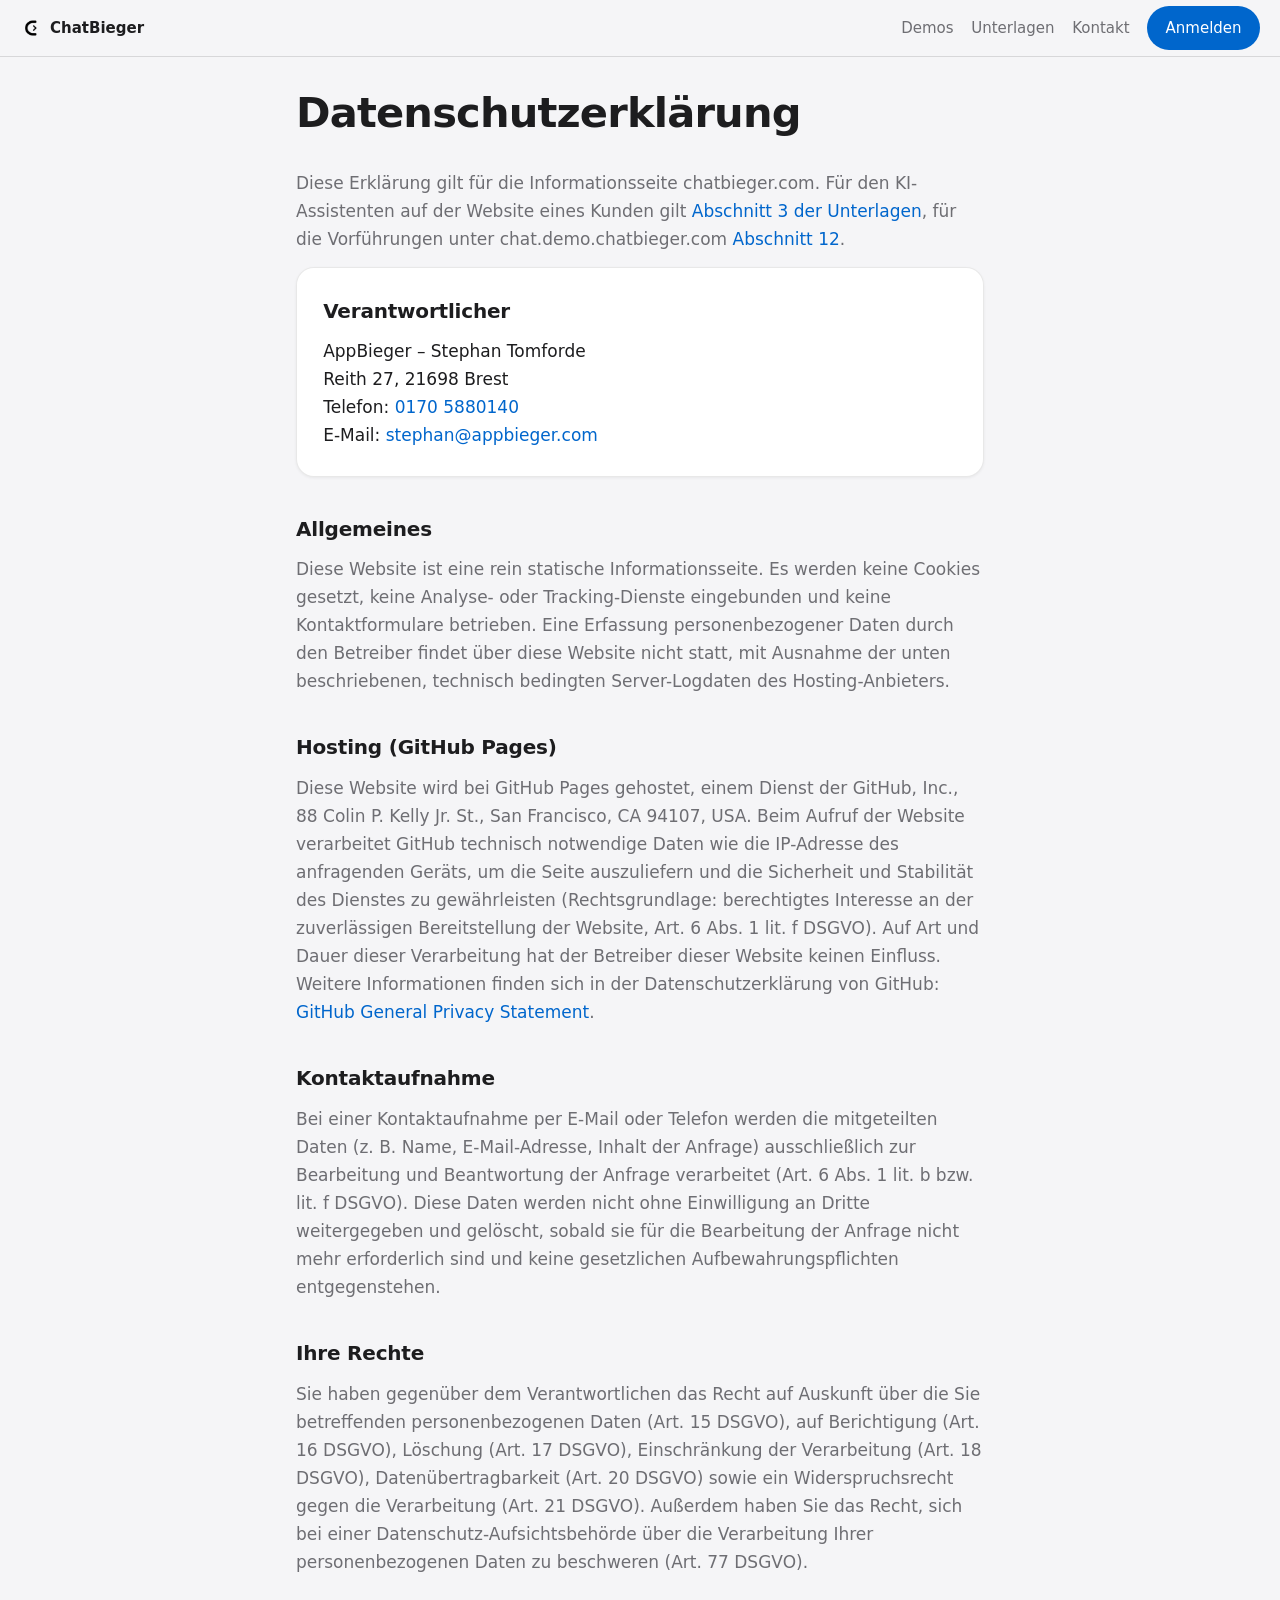
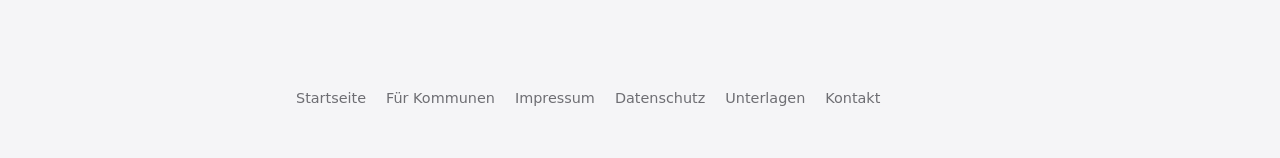
<file: datenschutz.html>
<!doctype html>
<html lang="de">
<head>
  <meta charset="utf-8">
  <meta name="viewport" content="width=device-width, initial-scale=1">
  <!-- Vor dem Stylesheet: sonst malt der Browser die Leinwand weiß, und der
       Sprung in die App blitzt einmal hell auf. -->
  <meta name="color-scheme" content="light dark">
  <title>Datenschutzerklärung – ChatBieger</title>
  <meta name="description" content="Diese Erklärung gilt für die Informationsseite chatbieger.com. Für den KI-Assistenten auf der Website eines Kunden gilt Abschnitt 3 der Unterlagen, für die Vorführungen unter chat.demo.chatbieger.com Abschnitt 12.">
  <meta name="robots" content="noindex">
  <link rel="icon" type="image/png" href="favicon.png">
  <link rel="canonical" href="https://chatbieger.com/datenschutz.html">
  <meta property="og:title" content="Datenschutzerklärung – ChatBieger">
  <meta property="og:description" content="Diese Erklärung gilt für die Informationsseite chatbieger.com.">
  <meta property="og:type" content="website">
  <meta property="og:url" content="https://chatbieger.com/datenschutz.html">
  <meta property="og:site_name" content="ChatBieger">
  <meta property="og:locale" content="de_DE">
  <meta property="og:image" content="https://chatbieger.com/og-bild.png">
  <meta property="og:image:width" content="1200">
  <meta property="og:image:height" content="630">
  <meta property="og:image:alt" content="ChatBieger – Dein Unternehmen ansprechbar mit KI">
  <meta name="twitter:card" content="summary_large_image">
  <link rel="stylesheet" href="tokens.css">
  <link rel="stylesheet" href="styles.css">
  <script src="kontakt-schutz.js" defer></script>
</head>
<body>

<div class="topbar">
  <div class="wrap">
    <a class="marke" href="./"><img src="chatbieger-logo.png" alt="" width="26" height="26"><span>ChatBieger</span></a>
    <nav aria-label="ChatBieger">
      <a href="https://chat.demo.chatbieger.com/">Demos</a>
      <a href="unterlagen.html">Unterlagen</a>
      <a href="kontakt.html">Kontakt</a>
      <a class="topbar-demo" href="https://admin.demo.chatbieger.com/">Anmelden</a>
    </nav>
  </div>
</div>

<main>
  <div class="wrap">
    <h1>Datenschutzerklärung</h1>
    <p class="muted">Diese Erklärung gilt für die Informationsseite chatbieger.com. Für den KI-Assistenten auf der Website eines Kunden gilt <a href="unterlagen.html#datenschutzerklaerung">Abschnitt 3 der Unterlagen</a>, für die Vorführungen unter chat.demo.chatbieger.com <a href="unterlagen.html#demos-datenschutz">Abschnitt 12</a>.</p>

    <div class="card">
      <h2 style="margin-top:0">Verantwortlicher</h2>
      <p>
        AppBieger &ndash; Stephan Tomforde<br>
        Reith 27, 21698 Brest<br>
        Telefon: <span data-tel="041088507194+" data-tel-anzeige="0410885 0710"><noscript>(wird mit aktiviertem JavaScript angezeigt)</noscript></span><br>
        E-Mail: <span data-em-user="nahpets" data-em-domain="moc.regeibppa"><noscript>stephan (at) appbieger (punkt) com</noscript></span>
      </p>
    </div>

    <h2>Allgemeines</h2>
    <p class="muted">
      Diese Website ist eine rein statische Informationsseite. Es werden keine Cookies
      gesetzt, keine Analyse- oder Tracking-Dienste eingebunden und keine Kontaktformulare
      betrieben. Eine Erfassung personenbezogener Daten durch den Betreiber findet über
      diese Website nicht statt, mit Ausnahme der unten beschriebenen, technisch bedingten
      Server-Logdaten des Hosting-Anbieters.
    </p>

    <h2>Hosting (GitHub Pages)</h2>
    <p class="muted">
      Diese Website wird bei GitHub Pages gehostet, einem Dienst der GitHub, Inc.,
      88 Colin P. Kelly Jr. St., San Francisco, CA 94107, USA. Beim Aufruf der Website
      verarbeitet GitHub technisch notwendige Daten wie die IP-Adresse des anfragenden
      Geräts, um die Seite auszuliefern und die Sicherheit und Stabilität des Dienstes zu
      gewährleisten (Rechtsgrundlage: berechtigtes Interesse an der zuverlässigen
      Bereitstellung der Website, Art. 6 Abs. 1 lit. f DSGVO). Auf Art und Dauer dieser
      Verarbeitung hat der Betreiber dieser Website keinen Einfluss. Weitere Informationen
      finden sich in der Datenschutzerklärung von GitHub:
      <a href="https://docs.github.com/de/site-policy/privacy-policies/github-general-privacy-statement" rel="noopener">GitHub General Privacy Statement</a>.
    </p>

    <h2>Kontaktaufnahme</h2>
    <p class="muted">
      Bei einer Kontaktaufnahme per E-Mail oder Telefon werden die mitgeteilten Daten
      (z.&nbsp;B. Name, E-Mail-Adresse, Inhalt der Anfrage) ausschließlich zur Bearbeitung
      und Beantwortung der Anfrage verarbeitet (Art. 6 Abs. 1 lit. b bzw. lit. f DSGVO).
      Diese Daten werden nicht ohne Einwilligung an Dritte weitergegeben und gelöscht,
      sobald sie für die Bearbeitung der Anfrage nicht mehr erforderlich sind und keine
      gesetzlichen Aufbewahrungspflichten entgegenstehen.
    </p>

    <h2>Ihre Rechte</h2>
    <p class="muted">
      Sie haben gegenüber dem Verantwortlichen das Recht auf Auskunft über die Sie
      betreffenden personenbezogenen Daten (Art. 15 DSGVO), auf Berichtigung (Art. 16
      DSGVO), Löschung (Art. 17 DSGVO), Einschränkung der Verarbeitung (Art. 18 DSGVO),
      Datenübertragbarkeit (Art. 20 DSGVO) sowie ein Widerspruchsrecht gegen die
      Verarbeitung (Art. 21 DSGVO). Außerdem haben Sie das Recht, sich bei einer
      Datenschutz-Aufsichtsbehörde über die Verarbeitung Ihrer personenbezogenen Daten zu
      beschweren (Art. 77 DSGVO).
    </p>
  </div>
</main>

<footer class="legal-footer">
  <div class="wrap">
    <a href="./">Startseite</a>
    <a href="kommunen.html">Für Kommunen</a>
    <a href="impressum.html">Impressum</a>
    <a href="datenschutz.html">Datenschutz</a>
    <a href="unterlagen.html">Unterlagen</a>
    <a href="kontakt.html">Kontakt</a>
  </div>
</footer>

</body>
</html>
</file>
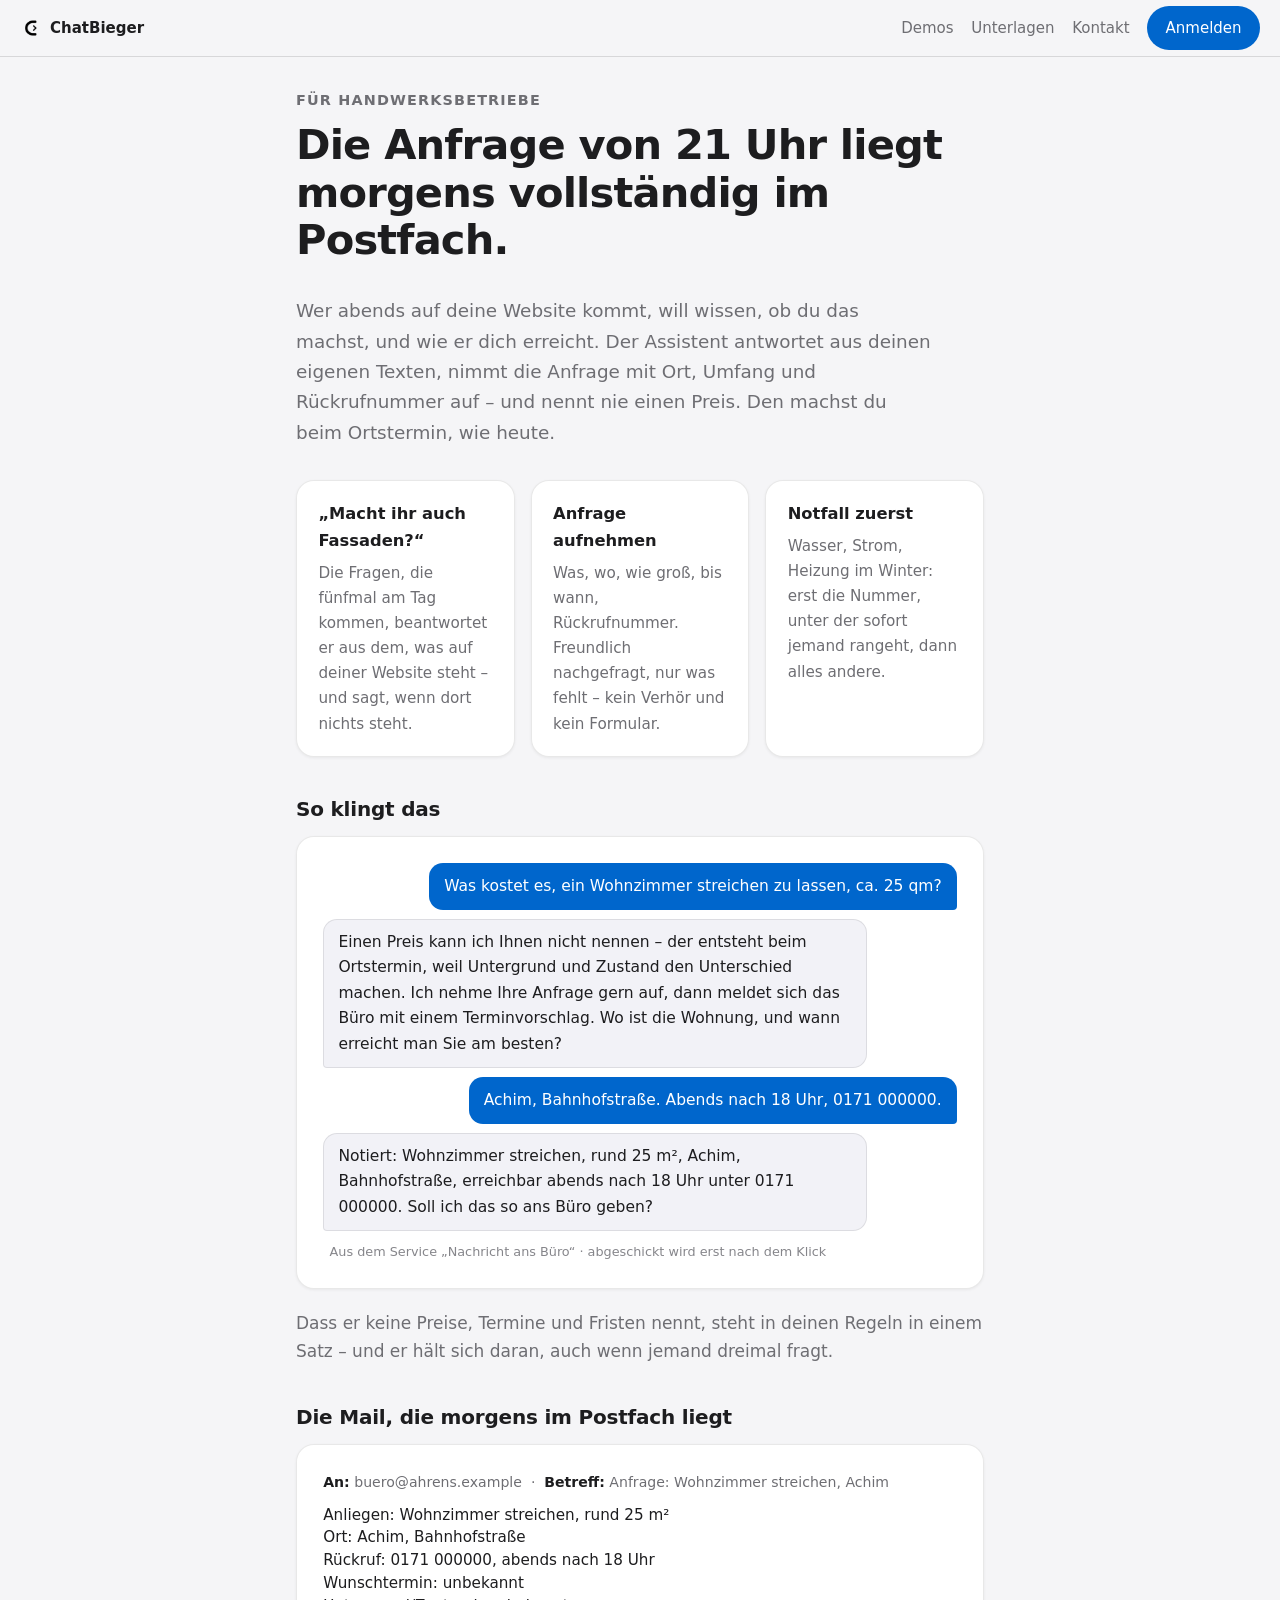
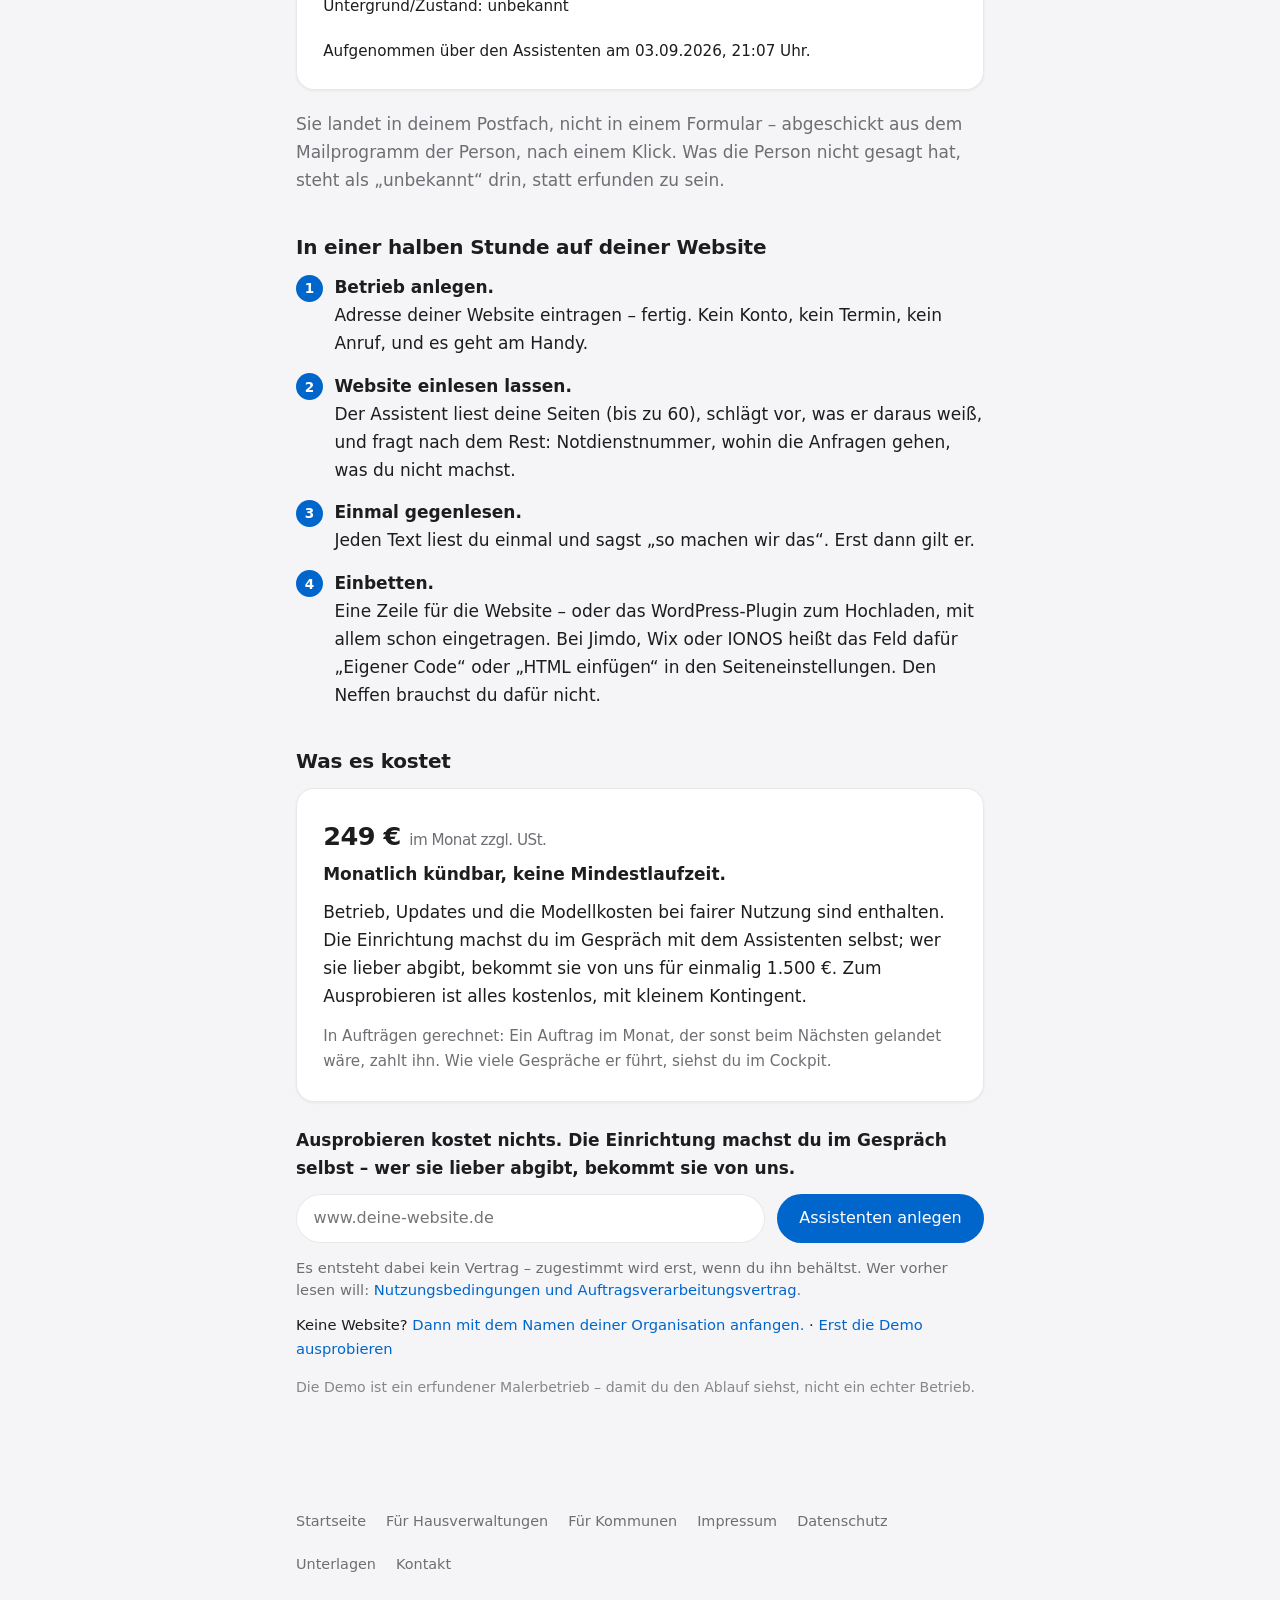
<file: handwerk.html>
<!doctype html>
<html lang="de">
<head>
  <meta charset="utf-8">
  <meta name="viewport" content="width=device-width, initial-scale=1">
  <!-- Vor dem Stylesheet: sonst malt der Browser die Leinwand weiß, und der
       Sprung in die App blitzt einmal hell auf. -->
  <meta name="color-scheme" content="light dark">
  <title>ChatBieger für Handwerksbetriebe – Anfragen, die abends kommen, liegen morgens vollständig im Postfach</title>
  <meta name="description" content="Ein Assistent auf deiner Website, der Anfragen mit Ort, Umfang und Rückrufnummer aufnimmt und die immer gleichen Fragen beantwortet – aus deinen eigenen Texten, ohne Preise zu nennen.">
  <link rel="icon" type="image/png" href="favicon.png">
  <link rel="canonical" href="https://chatbieger.com/handwerk.html">
  <meta property="og:title" content="ChatBieger für Handwerksbetriebe – die Anfrage von 21 Uhr liegt morgens vollständig im Postfach">
  <meta property="og:description" content="Der Assistent antwortet aus deinen eigenen Texten, nimmt die Anfrage mit Ort, Umfang und Rückrufnummer auf – und nennt nie einen Preis. Den machst du beim Ortstermin, wie heute.">
  <meta property="og:type" content="website">
  <meta property="og:url" content="https://chatbieger.com/handwerk.html">
  <meta property="og:site_name" content="ChatBieger">
  <meta property="og:locale" content="de_DE">
  <meta property="og:image" content="https://chatbieger.com/og-bild.png">
  <meta property="og:image:width" content="1200">
  <meta property="og:image:height" content="630">
  <meta property="og:image:alt" content="ChatBieger – Dein Unternehmen ansprechbar mit KI">
  <meta name="twitter:card" content="summary_large_image">
  <link rel="stylesheet" href="tokens.css">
  <link rel="stylesheet" href="styles.css">
  <link rel="stylesheet" href="uebergabe.css">
  <style>
    .lead { font-size: 1.15rem; color: var(--ink-soft); margin-bottom: 2rem; max-width: 40rem; }
    .cases { display: grid; grid-template-columns: 1fr 1fr 1fr; gap: 1rem; margin: 0 0 1.5rem; }
    @media (max-width: 40rem) { .cases { grid-template-columns: 1fr; } }
    .cases .card { margin: 0; padding: 1.3rem 1.4rem; }
    .cases h3 { margin: 0 0 0.4rem; font-size: 1.02rem; font-weight: 600; }
    .cases p { font-size: 0.95rem; color: var(--ink-soft); margin: 0; }
    .dialog { display: flex; flex-direction: column; gap: 0.6rem; }
    .dialog p { max-width: 34rem; padding: 0.65rem 0.95rem; border-radius: 14px; margin: 0; font-size: 0.97rem; }
    .dialog .you { align-self: flex-end; background: var(--accent-solid); color: #fff; border-bottom-right-radius: 4px; }
    .dialog .bot { align-self: flex-start; background: var(--bubble); box-shadow: var(--ring); border-bottom-left-radius: 4px; }
    .dialog .source { align-self: flex-start; font-size: 0.8rem; color: var(--ink-faint); padding: 0 0.4rem; }
    .steps { list-style: none; padding: 0; margin: 0; counter-reset: s; display: grid; gap: 0.9rem; }
    .steps li { counter-increment: s; padding-left: 2.4rem; position: relative; }
    .steps li::before { content: counter(s); position: absolute; left: 0; top: 0.1rem; width: 1.7rem; height: 1.7rem; border-radius: 50%; background: var(--accent-solid); color: #fff; display: flex; align-items: center; justify-content: center; font-size: 0.85rem; font-weight: 600; }
    .steps b { display: block; }
    .price { font-size: 1.6rem; font-weight: 700; letter-spacing: -0.02em; margin: 0 0 0.2rem; }
    .price span { font-size: 0.95rem; font-weight: 400; color: var(--ink-soft); }
    .terms { font-weight: 600; margin: 0 0 0.6rem; }
    .cta { display: inline-flex; align-items: center; border-radius: 999px; padding: 0.7rem 1.4rem; background: var(--accent-solid); color: #fff; font-weight: 600; text-decoration: none; }
    .cta:hover { background: var(--accent-hover); color: #fff; text-decoration: none; }
    .cta.ghost { background: transparent; color: var(--accent); box-shadow: var(--ring); }
    .cta.ghost:hover { background: var(--ground); }
    .cta-row { display: flex; flex-wrap: wrap; gap: 0.75rem; align-items: center; margin-top: 1.2rem; }
    .fine { font-size: 0.88rem; color: var(--ink-faint); margin-top: 0.75rem; }
    .mail { font-size: 0.95rem; }
    .mail .head { color: var(--ink-soft); font-size: 0.88rem; margin-bottom: 0.6rem; }
    .mail .head b { color: var(--ink); font-weight: 600; }
    .mail pre { margin: 0; white-space: pre-wrap; font-family: inherit; line-height: 1.5; }
    /* Der Einstieg über die Website-Adresse (0033): Feld, Haken, Knopf — wie auf der Startseite. */
    .start-cost { margin: 1.5rem 0 0; font-weight: 600; }
    .start-row { display: flex; flex-wrap: wrap; gap: 0.75rem; margin-top: 0.75rem; }
    .start-row input { flex: 1 1 16rem; min-width: 0; padding: 0.7rem 1.1rem; border: 0; border-radius: 999px; box-shadow: var(--ring); background: #fff; color: var(--ink); font: inherit; font-size: 1rem; }
    .start-row input:focus { outline: 2px solid var(--accent); outline-offset: 1px; }
    .start-row .cta { border: 0; font: inherit; font-size: 1rem; cursor: pointer; }
    /* Der Haken steht bei „Behalten?", nicht hier (0031, Nachtrag). */
    .start-vertrag { margin: 0.9rem 0 0; font-size: 0.92rem; line-height: 1.5; color: var(--ink-soft); }
    .start-alt { font-size: 0.92rem; margin-top: 0.75rem; }
    .sr-only { position: absolute; width: 1px; height: 1px; margin: -1px; padding: 0; overflow: hidden; clip: rect(0 0 0 0); white-space: nowrap; border: 0; }
  </style>
</head>
<body>

<div class="topbar">
  <div class="wrap">
    <a class="marke" href="./"><img src="chatbieger-logo.png" alt="" width="26" height="26"><span>ChatBieger</span></a>
    <nav aria-label="ChatBieger">
      <a href="https://chat.demo.chatbieger.com/">Demos</a>
      <a href="unterlagen.html">Unterlagen</a>
      <a href="kontakt.html">Kontakt</a>
      <a class="topbar-demo" href="https://admin.demo.chatbieger.com/">Anmelden</a>
    </nav>
  </div>
</div>

<main>
  <div class="wrap">
    <p class="muted" style="margin-bottom: 0.5rem; font-size: 0.9rem; letter-spacing: 0.08em; text-transform: uppercase; font-weight: 600;">Für Handwerksbetriebe</p>
    <h1>Die Anfrage von 21 Uhr liegt morgens vollständig im Postfach.</h1>
    <p class="lead">Wer abends auf deine Website kommt, will wissen, ob du das machst, und wie er dich erreicht. Der Assistent antwortet aus deinen eigenen Texten, nimmt die Anfrage mit Ort, Umfang und Rückrufnummer auf &ndash; und nennt nie einen Preis. Den machst du beim Ortstermin, wie heute.</p>

    <div class="cases">
      <div class="card">
        <h3>„Macht ihr auch Fassaden?“</h3>
        <p>Die Fragen, die fünfmal am Tag kommen, beantwortet er aus dem, was auf deiner Website steht &ndash; und sagt, wenn dort nichts steht.</p>
      </div>
      <div class="card">
        <h3>Anfrage aufnehmen</h3>
        <p>Was, wo, wie groß, bis wann, Rückrufnummer. Freundlich nachgefragt, nur was fehlt &ndash; kein Verhör und kein Formular.</p>
      </div>
      <div class="card">
        <h3>Notfall zuerst</h3>
        <p>Wasser, Strom, Heizung im Winter: erst die Nummer, unter der sofort jemand rangeht, dann alles andere.</p>
      </div>
    </div>

    <h2>So klingt das</h2>
    <div class="card">
      <div class="dialog">
        <p class="you">Was kostet es, ein Wohnzimmer streichen zu lassen, ca. 25 qm?</p>
        <p class="bot">Einen Preis kann ich Ihnen nicht nennen &ndash; der entsteht beim Ortstermin, weil Untergrund und Zustand den Unterschied machen. Ich nehme Ihre Anfrage gern auf, dann meldet sich das Büro mit einem Terminvorschlag. Wo ist die Wohnung, und wann erreicht man Sie am besten?</p>
        <p class="you">Achim, Bahnhofstraße. Abends nach 18 Uhr, 0171 000000.</p>
        <p class="bot">Notiert: Wohnzimmer streichen, rund 25 m², Achim, Bahnhofstraße, erreichbar abends nach 18 Uhr unter 0171 000000. Soll ich das so ans Büro geben?</p>
        <span class="source">Aus dem Service „Nachricht ans Büro“ &middot; abgeschickt wird erst nach dem Klick</span>
      </div>
    </div>
    <p class="muted">Dass er keine Preise, Termine und Fristen nennt, steht in deinen Regeln in einem Satz &ndash; und er hält sich daran, auch wenn jemand dreimal fragt.</p>

    <h2>Die Mail, die morgens im Postfach liegt</h2>
    <div class="card mail">
      <p class="head"><b>An:</b> buero@ahrens.example &nbsp;&middot;&nbsp; <b>Betreff:</b> Anfrage: Wohnzimmer streichen, Achim</p>
      <pre>Anliegen: Wohnzimmer streichen, rund 25 m²
Ort: Achim, Bahnhofstraße
Rückruf: 0171 000000, abends nach 18 Uhr
Wunschtermin: unbekannt
Untergrund/Zustand: unbekannt

Aufgenommen über den Assistenten am 03.09.2026, 21:07 Uhr.</pre>
    </div>
    <p class="muted">Sie landet in deinem Postfach, nicht in einem Formular &ndash; abgeschickt aus dem Mailprogramm der Person, nach einem Klick. Was die Person nicht gesagt hat, steht als „unbekannt“ drin, statt erfunden zu sein.</p>

    <h2>In einer halben Stunde auf deiner Website</h2>
    <ol class="steps">
      <li><b>Betrieb anlegen.</b> Adresse deiner Website eintragen &ndash; fertig. Kein Konto, kein Termin, kein Anruf, und es geht am Handy.</li>
      <li><b>Website einlesen lassen.</b> Der Assistent liest deine Seiten (bis zu 60), schlägt vor, was er daraus weiß, und fragt nach dem Rest: Notdienstnummer, wohin die Anfragen gehen, was du nicht machst.</li>
      <li><b>Einmal gegenlesen.</b> Jeden Text liest du einmal und sagst „so machen wir das“. Erst dann gilt er.</li>
      <li><b>Einbetten.</b> Eine Zeile für die Website &ndash; oder das WordPress-Plugin zum Hochladen, mit allem schon eingetragen. Bei Jimdo, Wix oder IONOS heißt das Feld dafür „Eigener Code“ oder „HTML einfügen“ in den Seiteneinstellungen. Den Neffen brauchst du dafür nicht.</li>
    </ol>

    <h2>Was es kostet</h2>
    <div class="card">
      <p class="price">249&nbsp;€ <span>im Monat zzgl. USt.</span></p>
      <p class="terms">Monatlich kündbar, keine Mindestlaufzeit.</p>
      <p>Betrieb, Updates und die Modellkosten bei fairer Nutzung sind enthalten. Die Einrichtung machst du im Gespräch mit dem Assistenten selbst; wer sie lieber abgibt, bekommt sie von uns für einmalig 1.500&nbsp;€. Zum Ausprobieren ist alles kostenlos, mit kleinem Kontingent.</p>
      <p class="muted" style="font-size: 0.95rem;">In Aufträgen gerechnet: Ein Auftrag im Monat, der sonst beim Nächsten gelandet wäre, zahlt ihn. Wie viele Gespräche er führt, siehst du im Cockpit.</p>
    </div>

    <form class="start" data-uebergabe action="https://chat.demo.chatbieger.com/admin/" method="get">
      <p class="start-cost">Ausprobieren kostet nichts. Die Einrichtung machst du im Gespräch selbst &ndash; wer sie lieber abgibt, bekommt sie von uns.</p>
      <div class="start-row">
        <label class="sr-only" for="start-url">Adresse deiner Website</label>
        <input id="start-url" name="start" type="text" inputmode="url" autocomplete="url" autocapitalize="off" spellcheck="false" placeholder="www.deine-website.de" required>
        <button class="cta" type="submit">Assistenten anlegen</button>
      </div>
      <p class="start-vertrag">Es entsteht dabei kein Vertrag &ndash; zugestimmt wird erst, wenn du ihn beh&auml;ltst. Wer vorher lesen will: <a href="unterlagen.html#avv">Nutzungsbedingungen und Auftragsverarbeitungsvertrag</a>.</p>
      <p class="start-alt">Keine Website? <a href="https://chat.demo.chatbieger.com/admin/?signup=1">Dann mit dem Namen deiner Organisation anfangen.</a> &middot; <a href="https://chat.demo.chatbieger.com/malerbetrieb-ahrens">Erst die Demo ausprobieren</a></p>
    </form>
    <p class="fine">Die Demo ist ein erfundener Malerbetrieb &ndash; damit du den Ablauf siehst, nicht ein echter Betrieb.</p>
  </div>
</main>

<footer class="legal-footer">
  <div class="wrap">
    <a href="./">Startseite</a>
    <a href="hausverwaltung.html">Für Hausverwaltungen</a>
    <a href="kommunen.html">Für Kommunen</a>
    <a href="impressum.html">Impressum</a>
    <a href="datenschutz.html">Datenschutz</a>
    <a href="unterlagen.html">Unterlagen</a>
    <a href="kontakt.html">Kontakt</a>
  </div>
</footer>

<script src="uebergabe.js" defer></script>
</body>
</html>
</file>
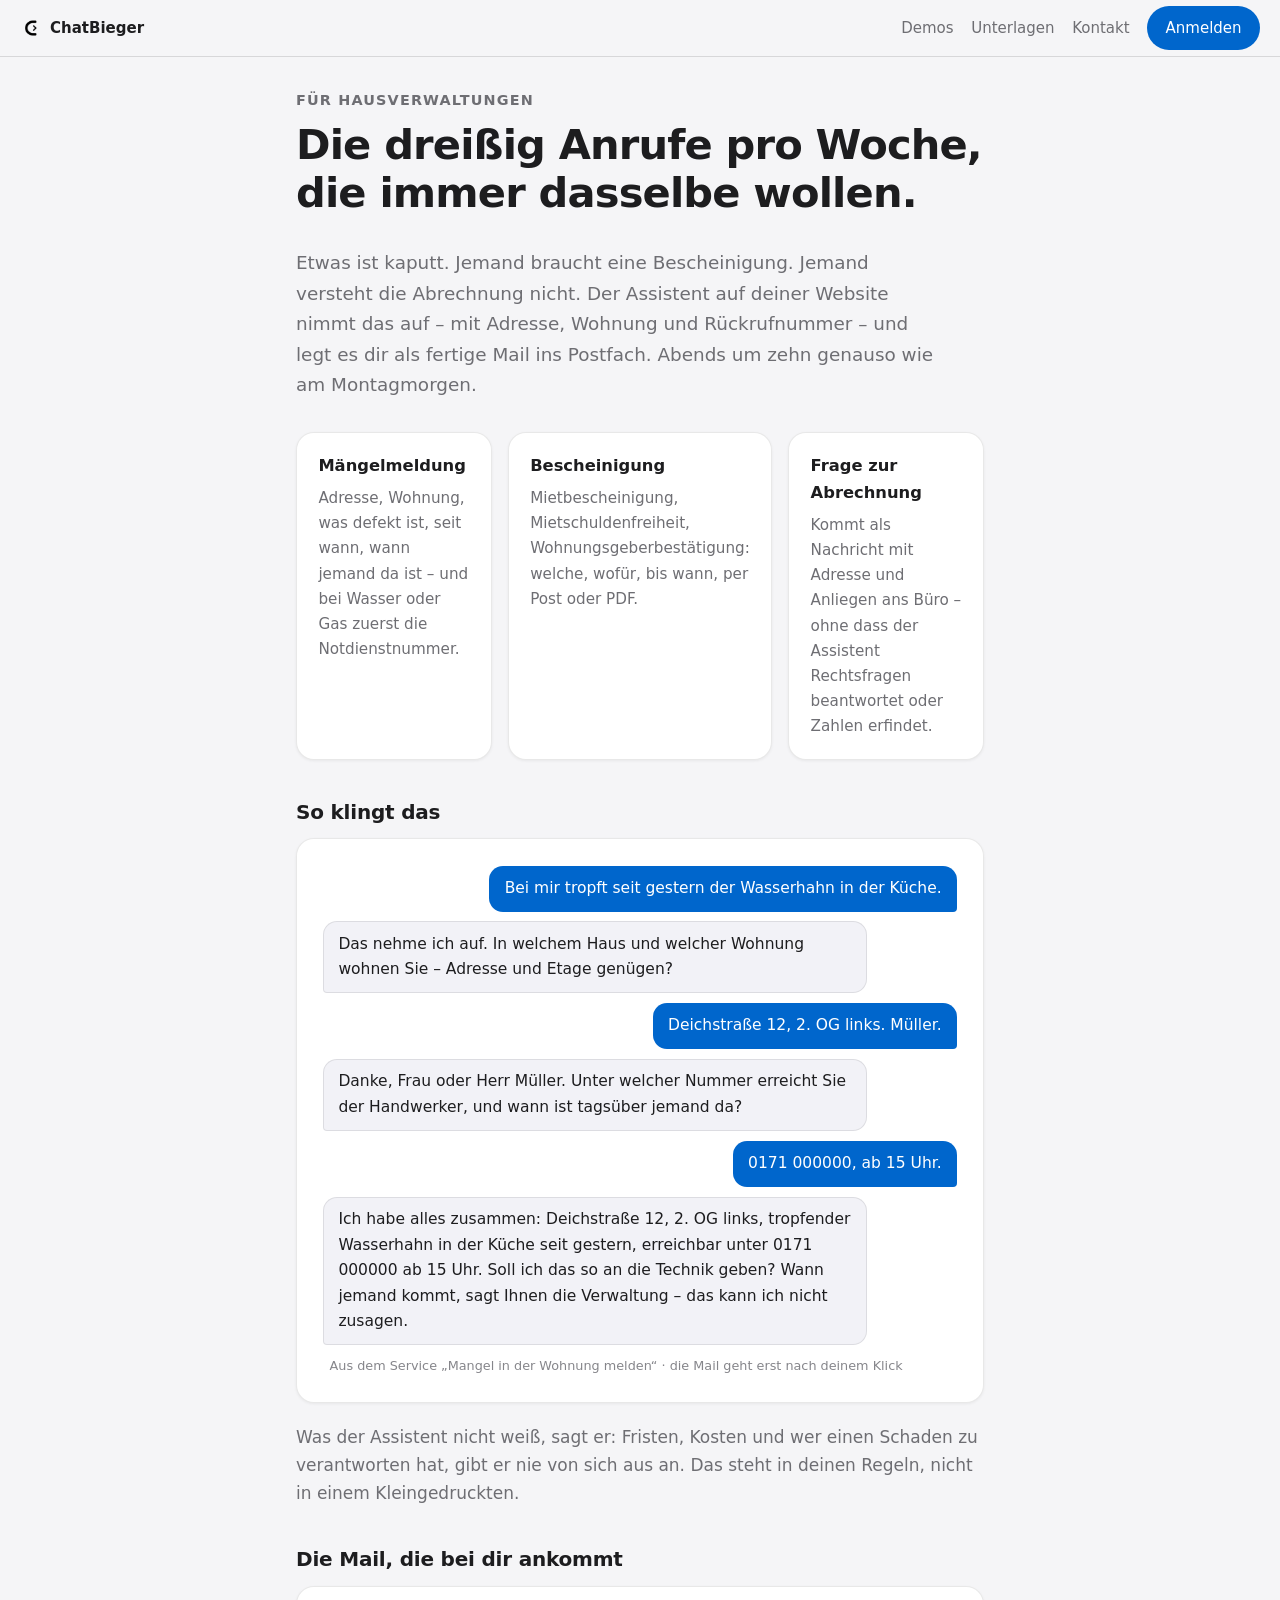
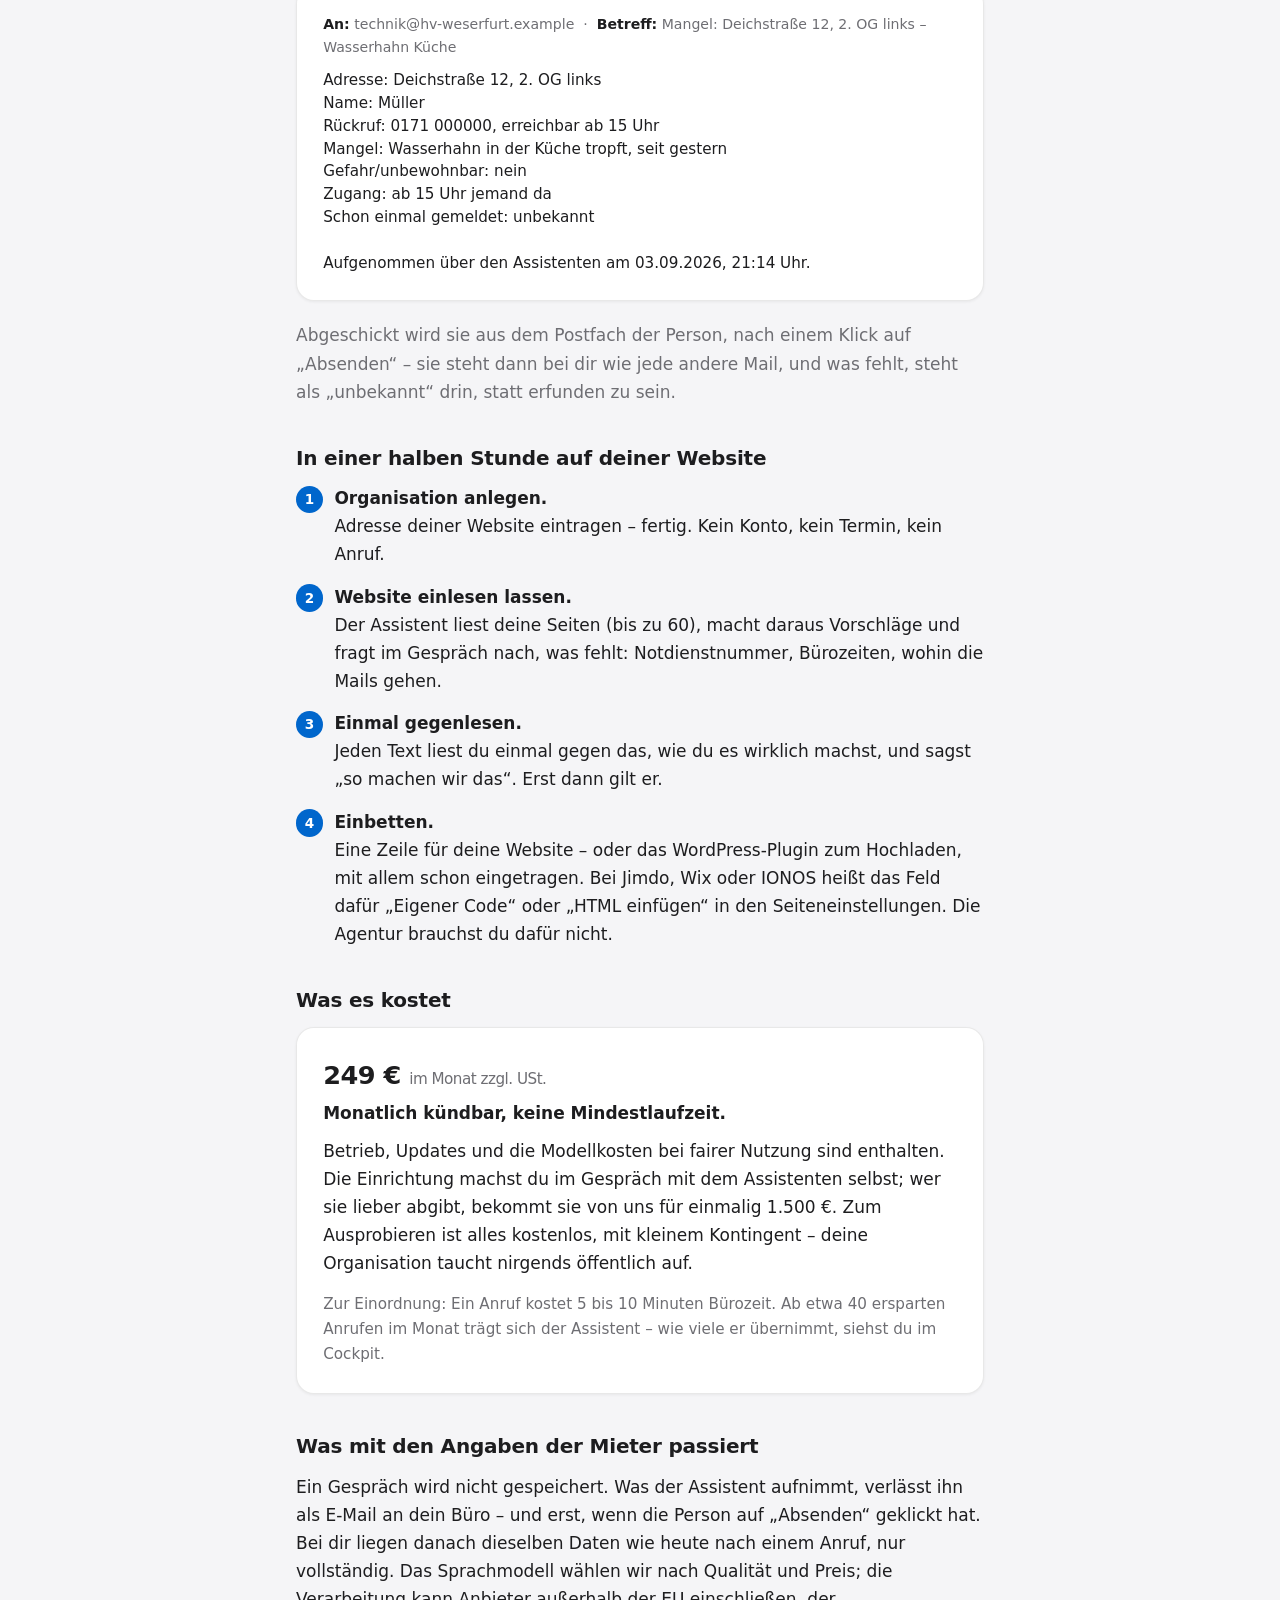
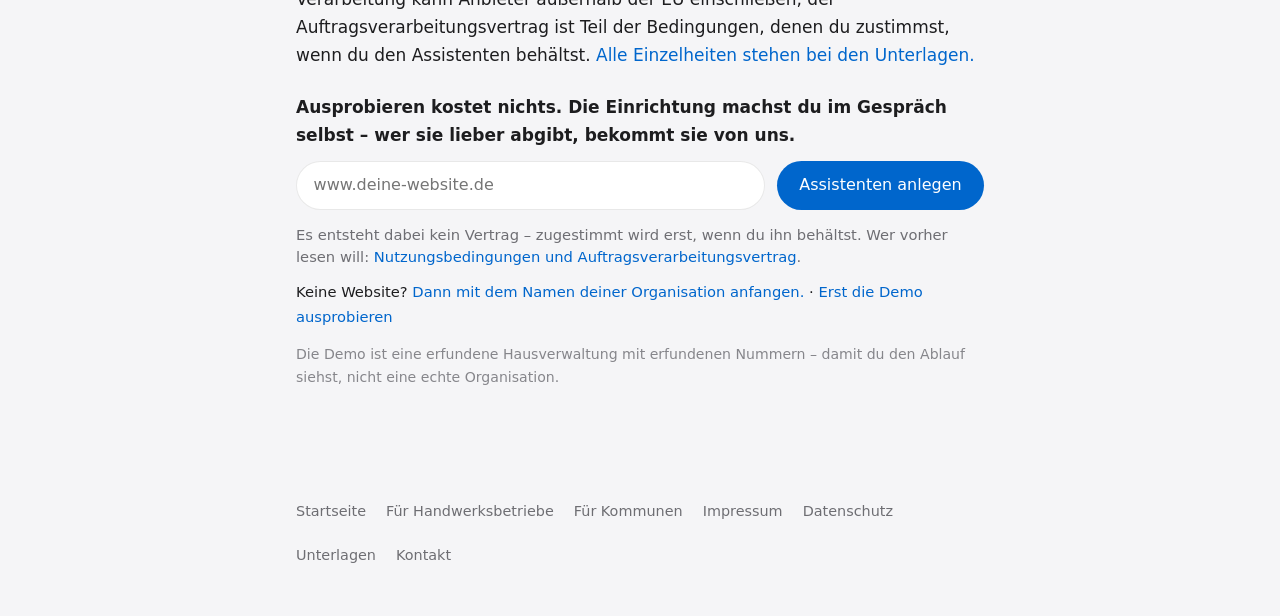
<file: hausverwaltung.html>
<!doctype html>
<html lang="de">
<head>
  <meta charset="utf-8">
  <meta name="viewport" content="width=device-width, initial-scale=1">
  <!-- Vor dem Stylesheet: sonst malt der Browser die Leinwand weiß, und der
       Sprung in die App blitzt einmal hell auf. -->
  <meta name="color-scheme" content="light dark">
  <title>ChatBieger für Hausverwaltungen – Mängel, Bescheinigungen, Abrechnungsfragen im Chat</title>
  <meta name="description" content="Ein Assistent auf deiner Website, der Mängelmeldungen mit Adresse und Rückrufnummer aufnimmt, Bescheinigungen anfragt und Fragen zur Abrechnung ans Büro gibt – aus deinen eigenen Texten, ohne Zusagen, die du nicht halten kannst.">
  <link rel="icon" type="image/png" href="favicon.png">
  <link rel="canonical" href="https://chatbieger.com/hausverwaltung.html">
  <meta property="og:title" content="ChatBieger für Hausverwaltungen – Mängel, Bescheinigungen, Abrechnungsfragen im Chat">
  <meta property="og:description" content="Der Assistent auf deiner Website nimmt Mängelmeldungen mit Adresse, Wohnung und Rückrufnummer auf und legt sie dir als fertige Mail ins Postfach. Abends um zehn genauso wie am Montagmorgen.">
  <meta property="og:type" content="website">
  <meta property="og:url" content="https://chatbieger.com/hausverwaltung.html">
  <meta property="og:site_name" content="ChatBieger">
  <meta property="og:locale" content="de_DE">
  <meta property="og:image" content="https://chatbieger.com/og-bild.png">
  <meta property="og:image:width" content="1200">
  <meta property="og:image:height" content="630">
  <meta property="og:image:alt" content="ChatBieger – Dein Unternehmen ansprechbar mit KI">
  <meta name="twitter:card" content="summary_large_image">
  <link rel="stylesheet" href="tokens.css">
  <link rel="stylesheet" href="styles.css">
  <link rel="stylesheet" href="uebergabe.css">
  <style>
    .lead { font-size: 1.15rem; color: var(--ink-soft); margin-bottom: 2rem; max-width: 40rem; }
    .cases { display: grid; grid-template-columns: 1fr 1fr 1fr; gap: 1rem; margin: 0 0 1.5rem; }
    @media (max-width: 40rem) { .cases { grid-template-columns: 1fr; } }
    .cases .card { margin: 0; padding: 1.3rem 1.4rem; }
    .cases h3 { margin: 0 0 0.4rem; font-size: 1.02rem; font-weight: 600; }
    .cases p { font-size: 0.95rem; color: var(--ink-soft); margin: 0; }
    .dialog { display: flex; flex-direction: column; gap: 0.6rem; }
    .dialog p { max-width: 34rem; padding: 0.65rem 0.95rem; border-radius: 14px; margin: 0; font-size: 0.97rem; }
    .dialog .you { align-self: flex-end; background: var(--accent-solid); color: #fff; border-bottom-right-radius: 4px; }
    .dialog .bot { align-self: flex-start; background: var(--bubble); box-shadow: var(--ring); border-bottom-left-radius: 4px; }
    .dialog .source { align-self: flex-start; font-size: 0.8rem; color: var(--ink-faint); padding: 0 0.4rem; }
    .steps { list-style: none; padding: 0; margin: 0; counter-reset: s; display: grid; gap: 0.9rem; }
    .steps li { counter-increment: s; padding-left: 2.4rem; position: relative; }
    .steps li::before { content: counter(s); position: absolute; left: 0; top: 0.1rem; width: 1.7rem; height: 1.7rem; border-radius: 50%; background: var(--accent-solid); color: #fff; display: flex; align-items: center; justify-content: center; font-size: 0.85rem; font-weight: 600; }
    .steps b { display: block; }
    .price { font-size: 1.6rem; font-weight: 700; letter-spacing: -0.02em; margin: 0 0 0.2rem; }
    .price span { font-size: 0.95rem; font-weight: 400; color: var(--ink-soft); }
    .terms { font-weight: 600; margin: 0 0 0.6rem; }
    .cta { display: inline-flex; align-items: center; border-radius: 999px; padding: 0.7rem 1.4rem; background: var(--accent-solid); color: #fff; font-weight: 600; text-decoration: none; }
    .cta:hover { background: var(--accent-hover); color: #fff; text-decoration: none; }
    .cta.ghost { background: transparent; color: var(--accent); box-shadow: var(--ring); }
    .cta.ghost:hover { background: var(--ground); }
    .cta-row { display: flex; flex-wrap: wrap; gap: 0.75rem; align-items: center; margin-top: 1.2rem; }
    .fine { font-size: 0.88rem; color: var(--ink-faint); margin-top: 0.75rem; }
    .mail { font-size: 0.95rem; }
    .mail .head { color: var(--ink-soft); font-size: 0.88rem; margin-bottom: 0.6rem; }
    .mail .head b { color: var(--ink); font-weight: 600; }
    .mail pre { margin: 0; white-space: pre-wrap; font-family: inherit; line-height: 1.5; }
    /* Der Einstieg über die Website-Adresse (0033): Feld, Haken, Knopf — wie auf der Startseite. */
    .start-cost { margin: 1.5rem 0 0; font-weight: 600; }
    .start-row { display: flex; flex-wrap: wrap; gap: 0.75rem; margin-top: 0.75rem; }
    .start-row input { flex: 1 1 16rem; min-width: 0; padding: 0.7rem 1.1rem; border: 0; border-radius: 999px; box-shadow: var(--ring); background: #fff; color: var(--ink); font: inherit; font-size: 1rem; }
    .start-row input:focus { outline: 2px solid var(--accent); outline-offset: 1px; }
    .start-row .cta { border: 0; font: inherit; font-size: 1rem; cursor: pointer; }
    /* Der Haken steht bei „Behalten?", nicht hier (0031, Nachtrag). */
    .start-vertrag { margin: 0.9rem 0 0; font-size: 0.92rem; line-height: 1.5; color: var(--ink-soft); }
    .start-alt { font-size: 0.92rem; margin-top: 0.75rem; }
    .sr-only { position: absolute; width: 1px; height: 1px; margin: -1px; padding: 0; overflow: hidden; clip: rect(0 0 0 0); white-space: nowrap; border: 0; }
  </style>
</head>
<body>

<div class="topbar">
  <div class="wrap">
    <a class="marke" href="./"><img src="chatbieger-logo.png" alt="" width="26" height="26"><span>ChatBieger</span></a>
    <nav aria-label="ChatBieger">
      <a href="https://chat.demo.chatbieger.com/">Demos</a>
      <a href="unterlagen.html">Unterlagen</a>
      <a href="kontakt.html">Kontakt</a>
      <a class="topbar-demo" href="https://admin.demo.chatbieger.com/">Anmelden</a>
    </nav>
  </div>
</div>

<main>
  <div class="wrap">
    <p class="muted" style="margin-bottom: 0.5rem; font-size: 0.9rem; letter-spacing: 0.08em; text-transform: uppercase; font-weight: 600;">Für Hausverwaltungen</p>
    <h1>Die dreißig Anrufe pro Woche, die immer dasselbe wollen.</h1>
    <p class="lead">Etwas ist kaputt. Jemand braucht eine Bescheinigung. Jemand versteht die Abrechnung nicht. Der Assistent auf deiner Website nimmt das auf &ndash; mit Adresse, Wohnung und Rückrufnummer &ndash; und legt es dir als fertige Mail ins Postfach. Abends um zehn genauso wie am Montagmorgen.</p>

    <div class="cases">
      <div class="card">
        <h3>Mängelmeldung</h3>
        <p>Adresse, Wohnung, was defekt ist, seit wann, wann jemand da ist &ndash; und bei Wasser oder Gas zuerst die Notdienstnummer.</p>
      </div>
      <div class="card">
        <h3>Bescheinigung</h3>
        <p>Mietbescheinigung, Mietschuldenfreiheit, Wohnungsgeberbestätigung: welche, wofür, bis wann, per Post oder PDF.</p>
      </div>
      <div class="card">
        <h3>Frage zur Abrechnung</h3>
        <p>Kommt als Nachricht mit Adresse und Anliegen ans Büro &ndash; ohne dass der Assistent Rechtsfragen beantwortet oder Zahlen erfindet.</p>
      </div>
    </div>

    <h2>So klingt das</h2>
    <div class="card">
      <div class="dialog">
        <p class="you">Bei mir tropft seit gestern der Wasserhahn in der Küche.</p>
        <p class="bot">Das nehme ich auf. In welchem Haus und welcher Wohnung wohnen Sie &ndash; Adresse und Etage genügen?</p>
        <p class="you">Deichstraße 12, 2. OG links. Müller.</p>
        <p class="bot">Danke, Frau oder Herr Müller. Unter welcher Nummer erreicht Sie der Handwerker, und wann ist tagsüber jemand da?</p>
        <p class="you">0171 000000, ab 15 Uhr.</p>
        <p class="bot">Ich habe alles zusammen: Deichstraße 12, 2. OG links, tropfender Wasserhahn in der Küche seit gestern, erreichbar unter 0171 000000 ab 15 Uhr. Soll ich das so an die Technik geben? Wann jemand kommt, sagt Ihnen die Verwaltung &ndash; das kann ich nicht zusagen.</p>
        <span class="source">Aus dem Service „Mangel in der Wohnung melden“ &middot; die Mail geht erst nach deinem Klick</span>
      </div>
    </div>
    <p class="muted">Was der Assistent nicht weiß, sagt er: Fristen, Kosten und wer einen Schaden zu verantworten hat, gibt er nie von sich aus an. Das steht in deinen Regeln, nicht in einem Kleingedruckten.</p>

    <h2>Die Mail, die bei dir ankommt</h2>
    <div class="card mail">
      <p class="head"><b>An:</b> technik@hv-weserfurt.example &nbsp;&middot;&nbsp; <b>Betreff:</b> Mangel: Deichstraße 12, 2. OG links &ndash; Wasserhahn Küche</p>
      <pre>Adresse: Deichstraße 12, 2. OG links
Name: Müller
Rückruf: 0171 000000, erreichbar ab 15 Uhr
Mangel: Wasserhahn in der Küche tropft, seit gestern
Gefahr/unbewohnbar: nein
Zugang: ab 15 Uhr jemand da
Schon einmal gemeldet: unbekannt

Aufgenommen über den Assistenten am 03.09.2026, 21:14 Uhr.</pre>
    </div>
    <p class="muted">Abgeschickt wird sie aus dem Postfach der Person, nach einem Klick auf „Absenden“ &ndash; sie steht dann bei dir wie jede andere Mail, und was fehlt, steht als „unbekannt“ drin, statt erfunden zu sein.</p>

    <h2>In einer halben Stunde auf deiner Website</h2>
    <ol class="steps">
      <li><b>Organisation anlegen.</b> Adresse deiner Website eintragen &ndash; fertig. Kein Konto, kein Termin, kein Anruf.</li>
      <li><b>Website einlesen lassen.</b> Der Assistent liest deine Seiten (bis zu 60), macht daraus Vorschläge und fragt im Gespräch nach, was fehlt: Notdienstnummer, Bürozeiten, wohin die Mails gehen.</li>
      <li><b>Einmal gegenlesen.</b> Jeden Text liest du einmal gegen das, wie du es wirklich machst, und sagst „so machen wir das“. Erst dann gilt er.</li>
      <li><b>Einbetten.</b> Eine Zeile für deine Website &ndash; oder das WordPress-Plugin zum Hochladen, mit allem schon eingetragen. Bei Jimdo, Wix oder IONOS heißt das Feld dafür „Eigener Code“ oder „HTML einfügen“ in den Seiteneinstellungen. Die Agentur brauchst du dafür nicht.</li>
    </ol>

    <h2>Was es kostet</h2>
    <div class="card">
      <p class="price">249&nbsp;€ <span>im Monat zzgl. USt.</span></p>
      <p class="terms">Monatlich kündbar, keine Mindestlaufzeit.</p>
      <p>Betrieb, Updates und die Modellkosten bei fairer Nutzung sind enthalten. Die Einrichtung machst du im Gespräch mit dem Assistenten selbst; wer sie lieber abgibt, bekommt sie von uns für einmalig 1.500&nbsp;€. Zum Ausprobieren ist alles kostenlos, mit kleinem Kontingent &ndash; deine Organisation taucht nirgends öffentlich auf.</p>
      <p class="muted" style="font-size: 0.95rem;">Zur Einordnung: Ein Anruf kostet 5 bis 10 Minuten Bürozeit. Ab etwa 40 ersparten Anrufen im Monat trägt sich der Assistent &ndash; wie viele er übernimmt, siehst du im Cockpit.</p>
    </div>

    <h2>Was mit den Angaben der Mieter passiert</h2>
    <p>Ein Gespräch wird nicht gespeichert. Was der Assistent aufnimmt, verlässt ihn als E-Mail an dein Büro &ndash; und erst, wenn die Person auf „Absenden“ geklickt hat. Bei dir liegen danach dieselben Daten wie heute nach einem Anruf, nur vollständig. Das Sprachmodell wählen wir nach Qualität und Preis; die Verarbeitung kann Anbieter außerhalb der EU einschließen, der Auftragsverarbeitungsvertrag ist Teil der Bedingungen, denen du zustimmst, wenn du den Assistenten behältst. <a href="unterlagen.html#datenschutzerklaerung">Alle Einzelheiten stehen bei den Unterlagen.</a></p>

    <form class="start" data-uebergabe action="https://chat.demo.chatbieger.com/admin/" method="get">
      <p class="start-cost">Ausprobieren kostet nichts. Die Einrichtung machst du im Gespräch selbst &ndash; wer sie lieber abgibt, bekommt sie von uns.</p>
      <div class="start-row">
        <label class="sr-only" for="start-url">Adresse deiner Website</label>
        <input id="start-url" name="start" type="text" inputmode="url" autocomplete="url" autocapitalize="off" spellcheck="false" placeholder="www.deine-website.de" required>
        <button class="cta" type="submit">Assistenten anlegen</button>
      </div>
      <p class="start-vertrag">Es entsteht dabei kein Vertrag &ndash; zugestimmt wird erst, wenn du ihn beh&auml;ltst. Wer vorher lesen will: <a href="unterlagen.html#avv">Nutzungsbedingungen und Auftragsverarbeitungsvertrag</a>.</p>
      <p class="start-alt">Keine Website? <a href="https://chat.demo.chatbieger.com/admin/?signup=1">Dann mit dem Namen deiner Organisation anfangen.</a> &middot; <a href="https://chat.demo.chatbieger.com/hausverwaltung-weserfurt">Erst die Demo ausprobieren</a></p>
    </form>
    <p class="fine">Die Demo ist eine erfundene Hausverwaltung mit erfundenen Nummern &ndash; damit du den Ablauf siehst, nicht eine echte Organisation.</p>
  </div>
</main>

<footer class="legal-footer">
  <div class="wrap">
    <a href="./">Startseite</a>
    <a href="handwerk.html">Für Handwerksbetriebe</a>
    <a href="kommunen.html">Für Kommunen</a>
    <a href="impressum.html">Impressum</a>
    <a href="datenschutz.html">Datenschutz</a>
    <a href="unterlagen.html">Unterlagen</a>
    <a href="kontakt.html">Kontakt</a>
  </div>
</footer>

<script src="uebergabe.js" defer></script>
</body>
</html>
</file>
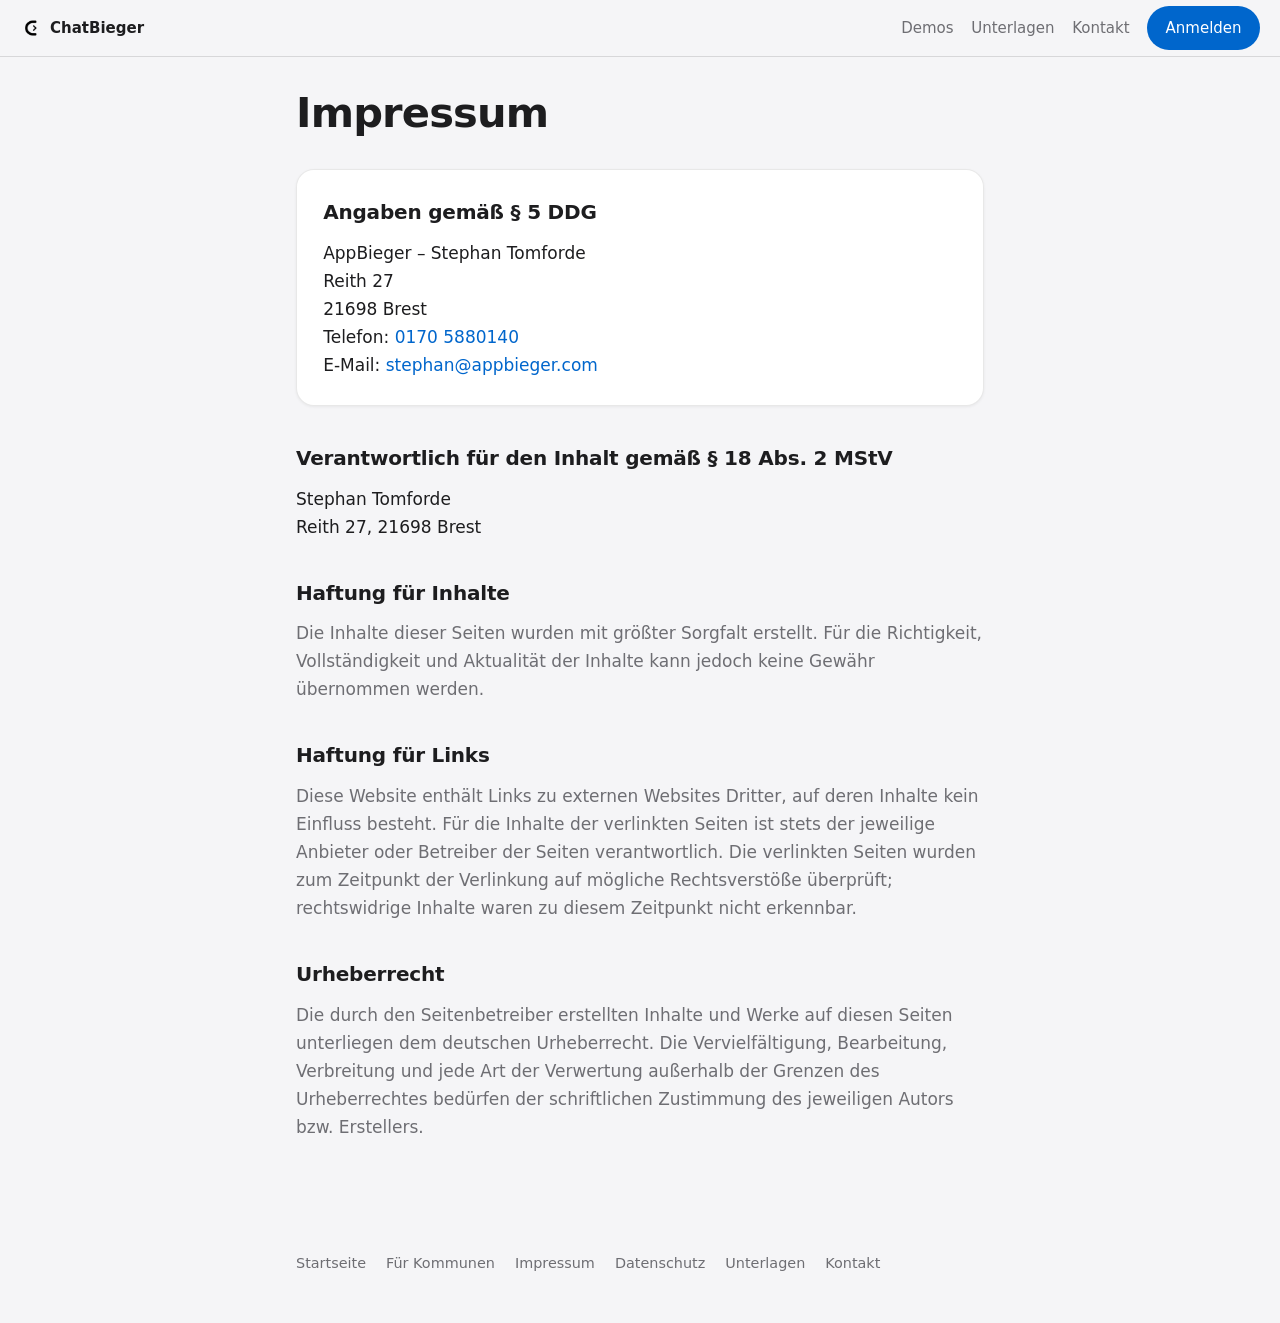
<file: impressum.html>
<!doctype html>
<html lang="de">
<head>
  <meta charset="utf-8">
  <meta name="viewport" content="width=device-width, initial-scale=1">
  <!-- Vor dem Stylesheet: sonst malt der Browser die Leinwand weiß, und der
       Sprung in die App blitzt einmal hell auf. -->
  <meta name="color-scheme" content="light dark">
  <title>Impressum – ChatBieger</title>
  <meta name="description" content="Angaben gemäß § 5 DDG für chatbieger.com – AppBieger, Stephan Tomforde.">
  <meta name="robots" content="noindex">
  <link rel="icon" type="image/png" href="favicon.png">
  <!-- noindex und canonical widersprechen sich nicht: die Seite gehört nicht in den
       Index, aber wenn jemand sie teilt, soll die geteilte Adresse diese hier sein. -->
  <link rel="canonical" href="https://chatbieger.com/impressum.html">
  <meta property="og:title" content="Impressum – ChatBieger">
  <meta property="og:description" content="Angaben gemäß § 5 DDG für chatbieger.com.">
  <meta property="og:type" content="website">
  <meta property="og:url" content="https://chatbieger.com/impressum.html">
  <meta property="og:site_name" content="ChatBieger">
  <meta property="og:locale" content="de_DE">
  <meta property="og:image" content="https://chatbieger.com/og-bild.png">
  <meta property="og:image:width" content="1200">
  <meta property="og:image:height" content="630">
  <meta property="og:image:alt" content="ChatBieger – Dein Unternehmen ansprechbar mit KI">
  <meta name="twitter:card" content="summary_large_image">
  <link rel="stylesheet" href="tokens.css">
  <link rel="stylesheet" href="styles.css">
  <script src="kontakt-schutz.js" defer></script>
</head>
<body>

<div class="topbar">
  <div class="wrap">
    <a class="marke" href="./"><img src="chatbieger-logo.png" alt="" width="26" height="26"><span>ChatBieger</span></a>
    <nav aria-label="ChatBieger">
      <a href="https://chat.demo.chatbieger.com/">Demos</a>
      <a href="unterlagen.html">Unterlagen</a>
      <a href="kontakt.html">Kontakt</a>
      <a class="topbar-demo" href="https://admin.demo.chatbieger.com/">Anmelden</a>
    </nav>
  </div>
</div>

<main>
  <div class="wrap">
    <h1>Impressum</h1>

    <div class="card">
      <h2 style="margin-top:0">Angaben gemäß § 5 DDG</h2>
      <address>
        <p>
          AppBieger &ndash; Stephan Tomforde<br>
          Reith 27<br>
          21698 Brest
        </p>
      </address>
      <p>
        Telefon: <span data-tel="041088507194+" data-tel-anzeige="0410885 0710"><noscript>(wird mit aktiviertem JavaScript angezeigt)</noscript></span><br>
        E-Mail: <span data-em-user="nahpets" data-em-domain="moc.regeibppa"><noscript>stephan (at) appbieger (punkt) com</noscript></span>
      </p>
    </div>

    <h2>Verantwortlich für den Inhalt gemäß § 18 Abs. 2 MStV</h2>
    <p>
      Stephan Tomforde<br>
      Reith 27, 21698 Brest
    </p>

    <h2>Haftung für Inhalte</h2>
    <p class="muted">
      Die Inhalte dieser Seiten wurden mit größter Sorgfalt erstellt. Für die Richtigkeit,
      Vollständigkeit und Aktualität der Inhalte kann jedoch keine Gewähr übernommen werden.
    </p>

    <h2>Haftung für Links</h2>
    <p class="muted">
      Diese Website enthält Links zu externen Websites Dritter, auf deren Inhalte kein
      Einfluss besteht. Für die Inhalte der verlinkten Seiten ist stets der jeweilige
      Anbieter oder Betreiber der Seiten verantwortlich. Die verlinkten Seiten wurden zum
      Zeitpunkt der Verlinkung auf mögliche Rechtsverstöße überprüft; rechtswidrige Inhalte
      waren zu diesem Zeitpunkt nicht erkennbar.
    </p>

    <h2>Urheberrecht</h2>
    <p class="muted">
      Die durch den Seitenbetreiber erstellten Inhalte und Werke auf diesen Seiten
      unterliegen dem deutschen Urheberrecht. Die Vervielfältigung, Bearbeitung, Verbreitung
      und jede Art der Verwertung außerhalb der Grenzen des Urheberrechtes bedürfen der
      schriftlichen Zustimmung des jeweiligen Autors bzw. Erstellers.
    </p>
  </div>
</main>

<footer class="legal-footer">
  <div class="wrap">
    <a href="./">Startseite</a>
    <a href="kommunen.html">Für Kommunen</a>
    <a href="impressum.html">Impressum</a>
    <a href="datenschutz.html">Datenschutz</a>
    <a href="unterlagen.html">Unterlagen</a>
    <a href="kontakt.html">Kontakt</a>
  </div>
</footer>

</body>
</html>
</file>
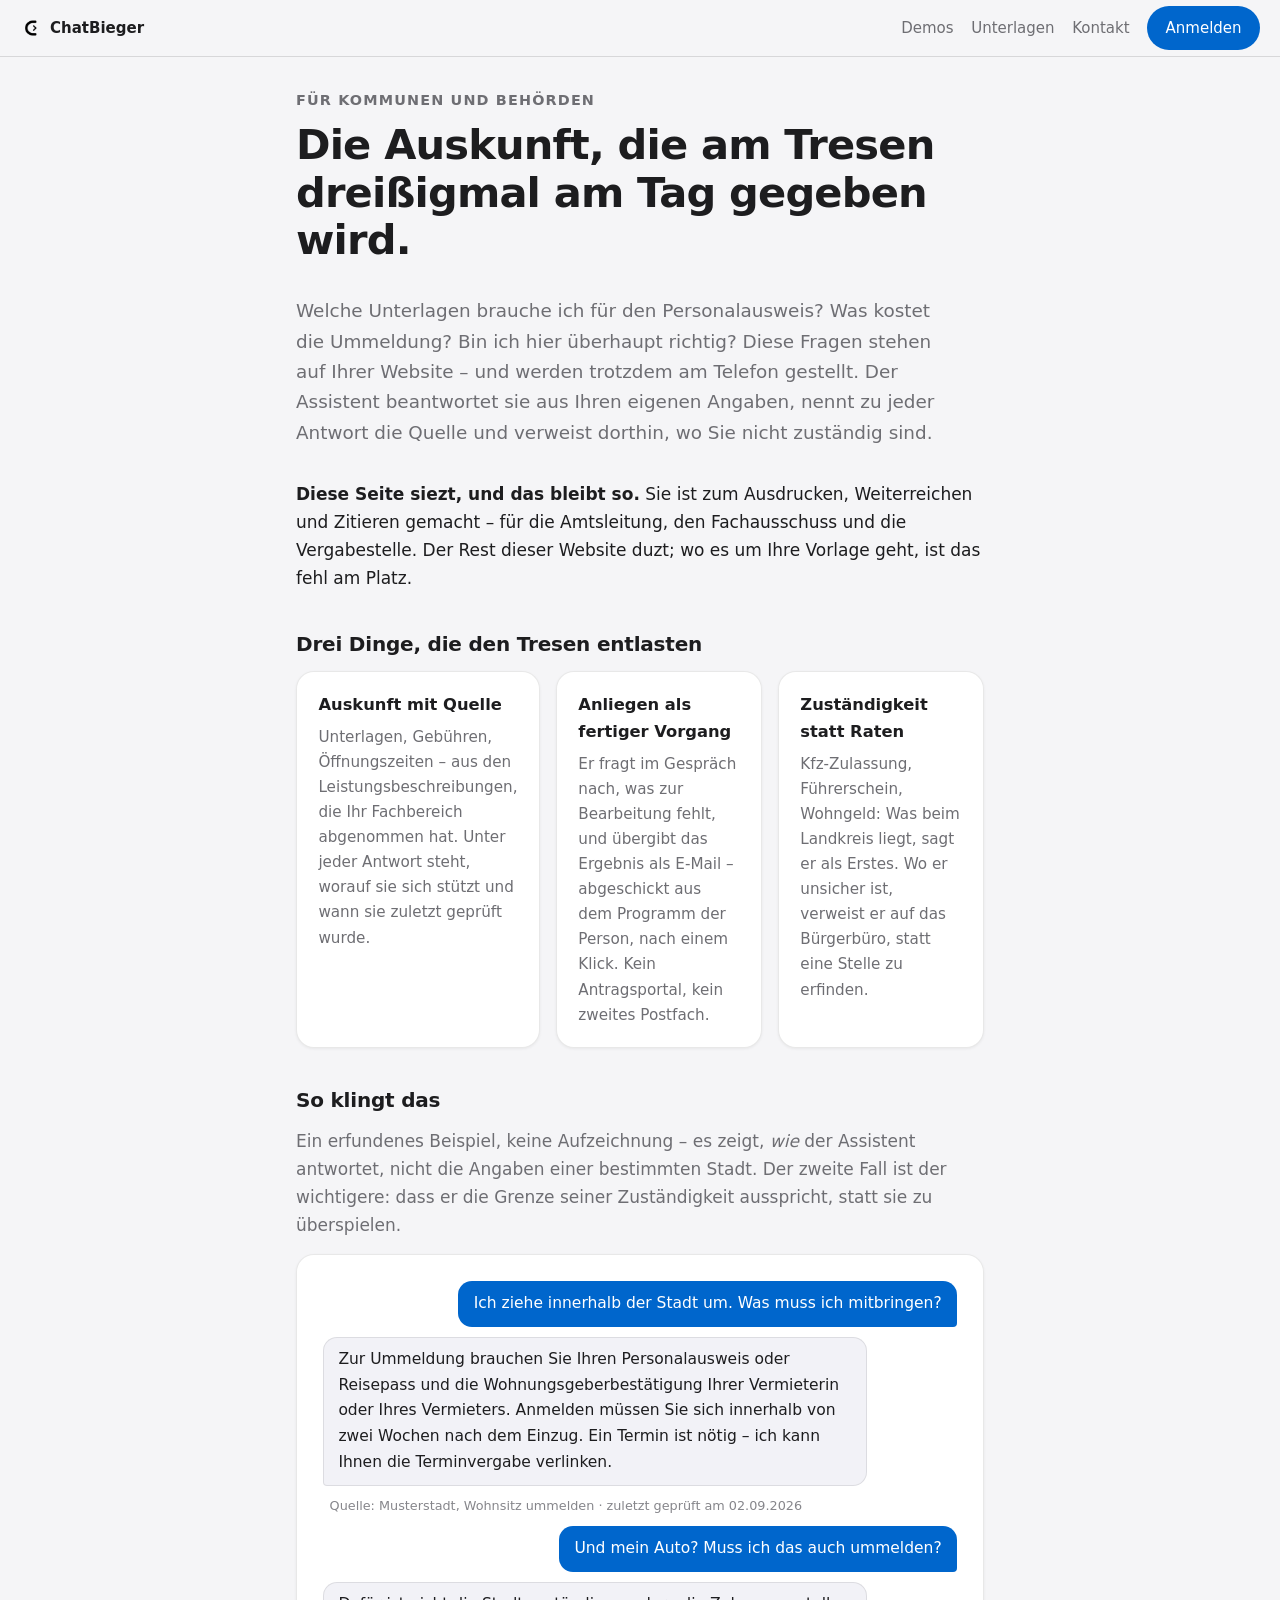
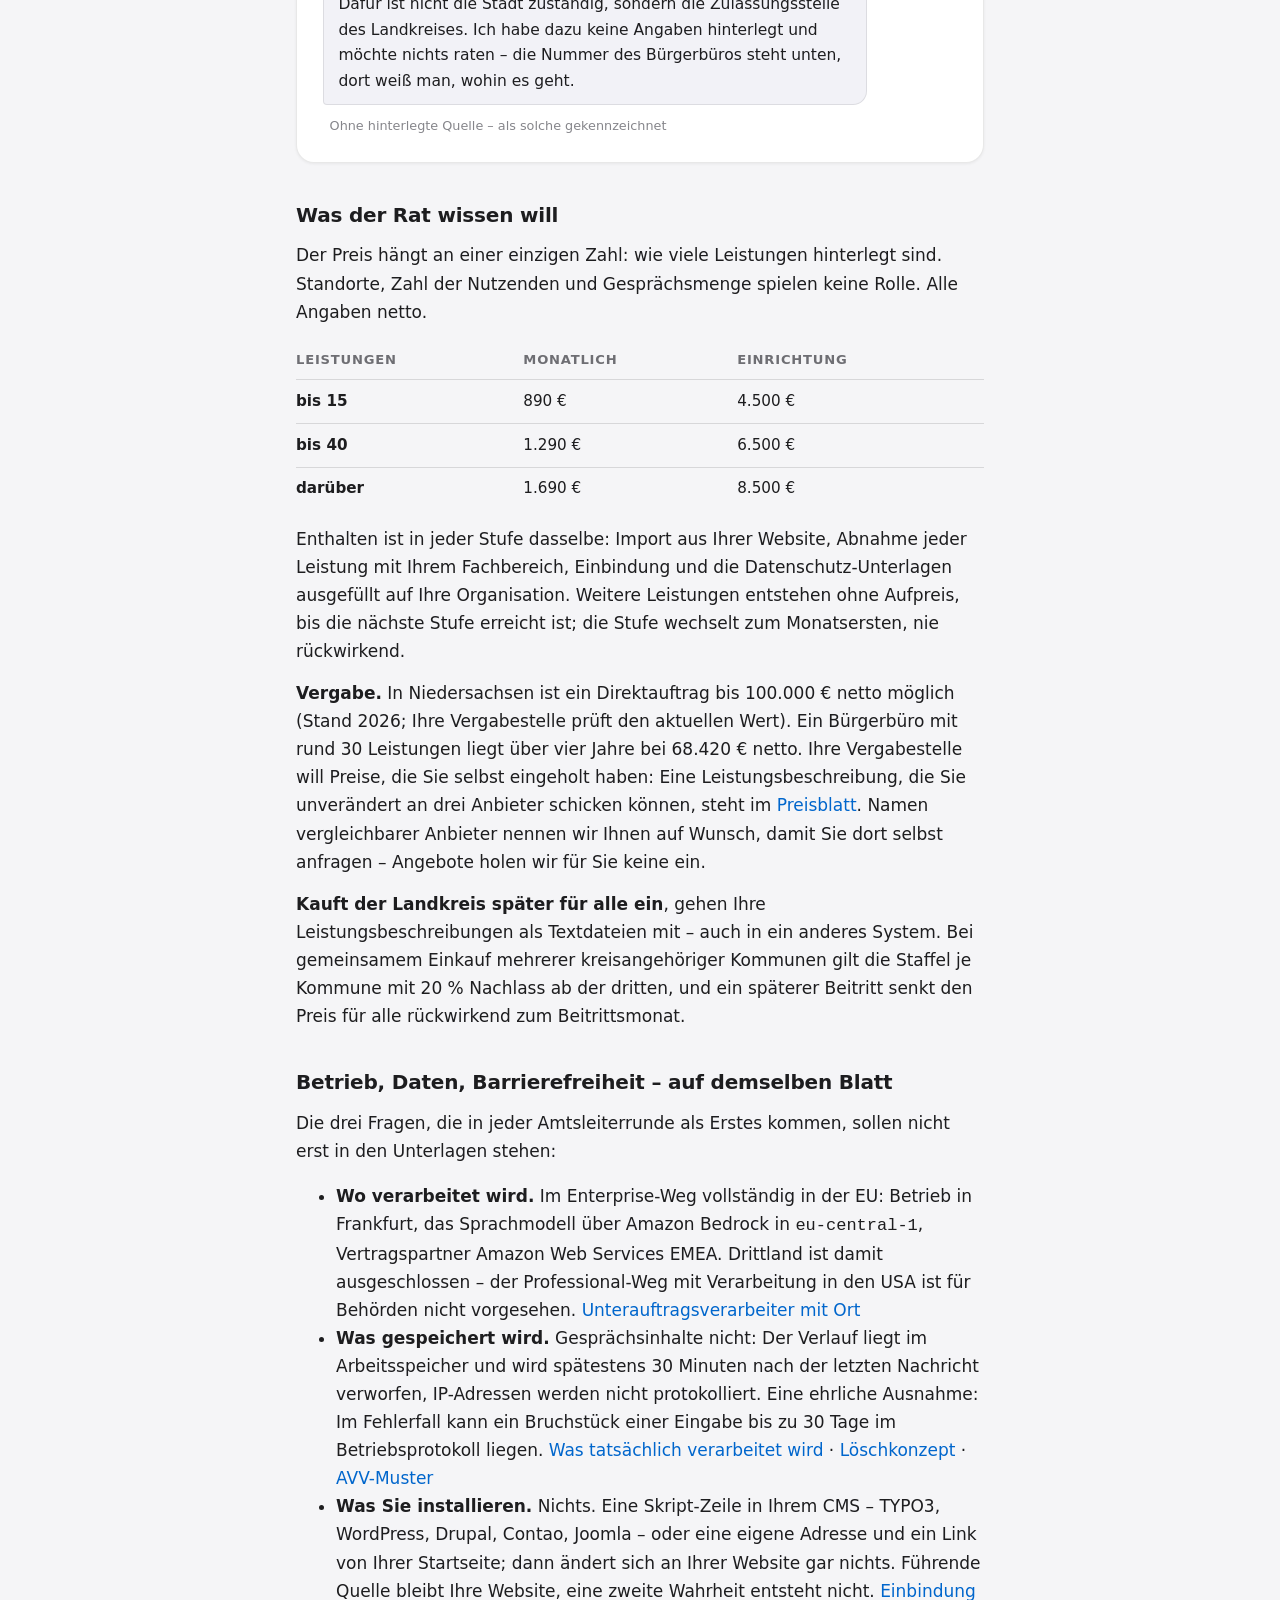
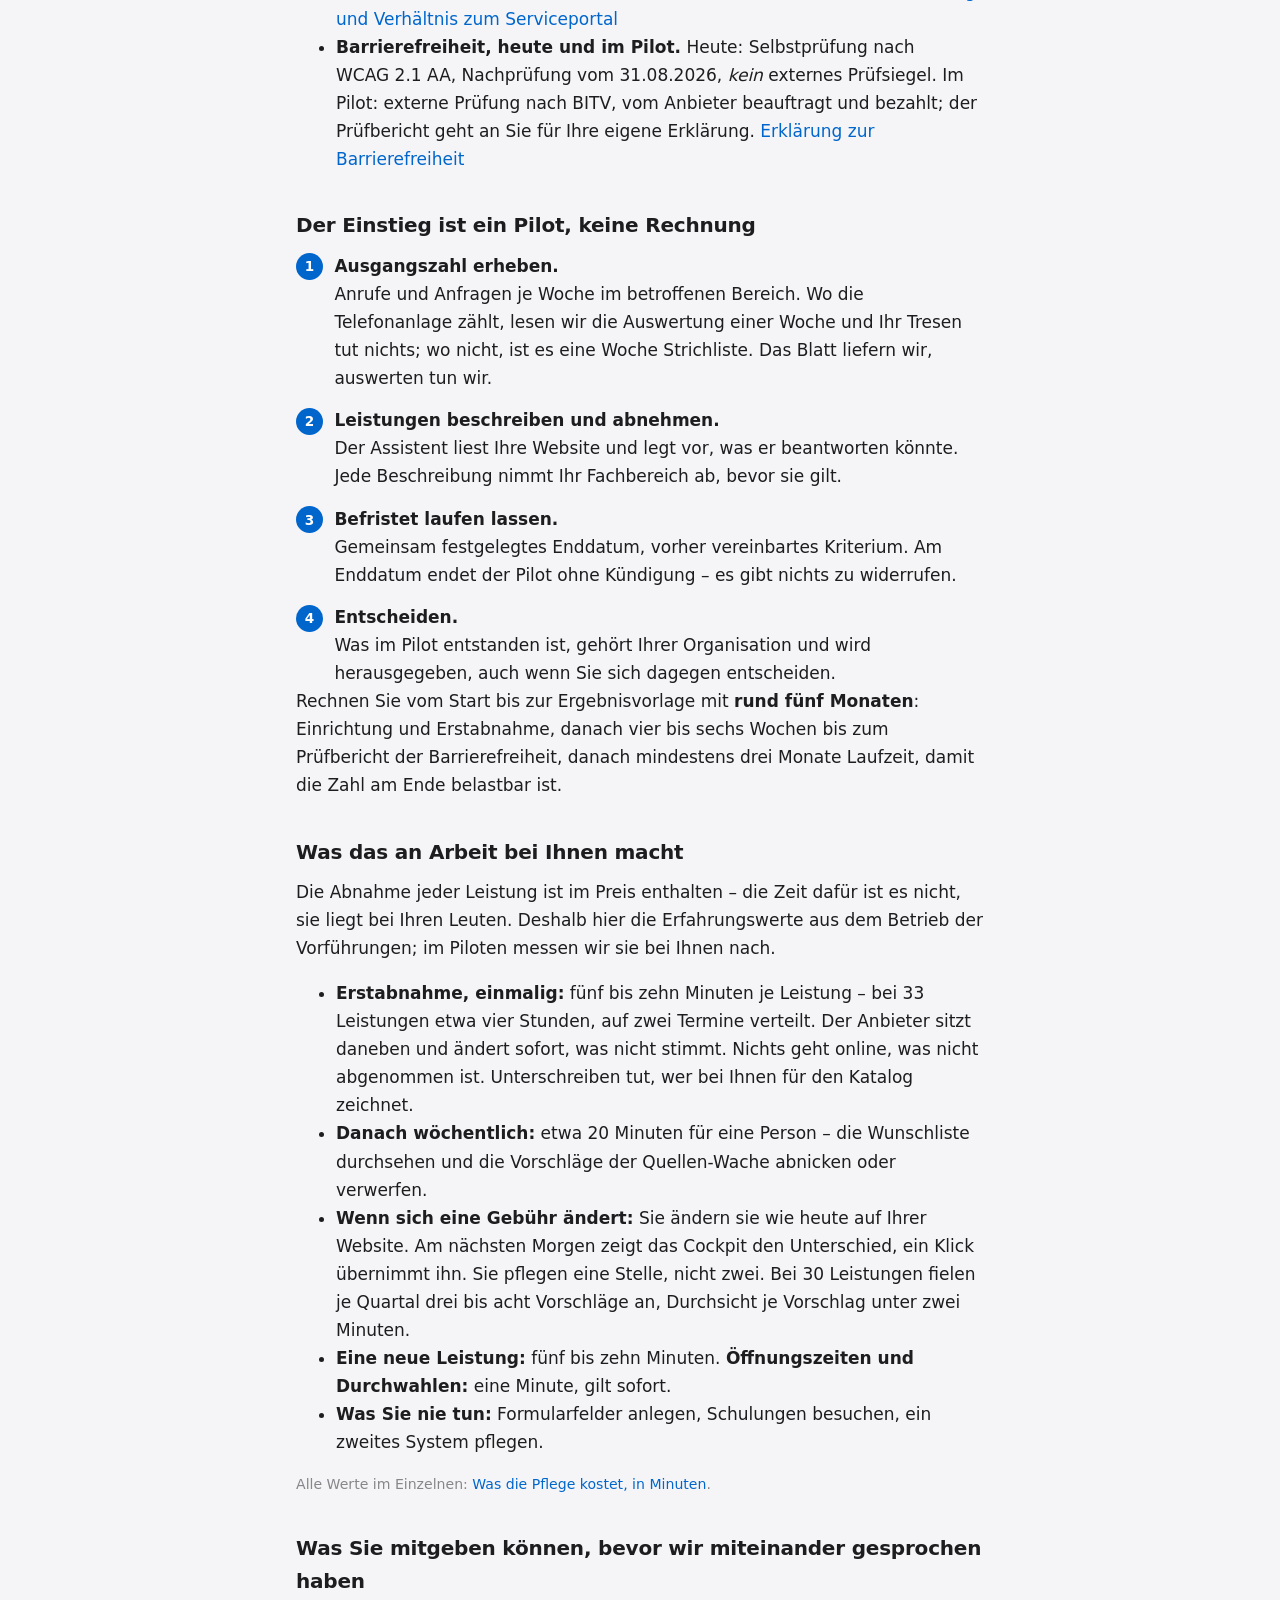
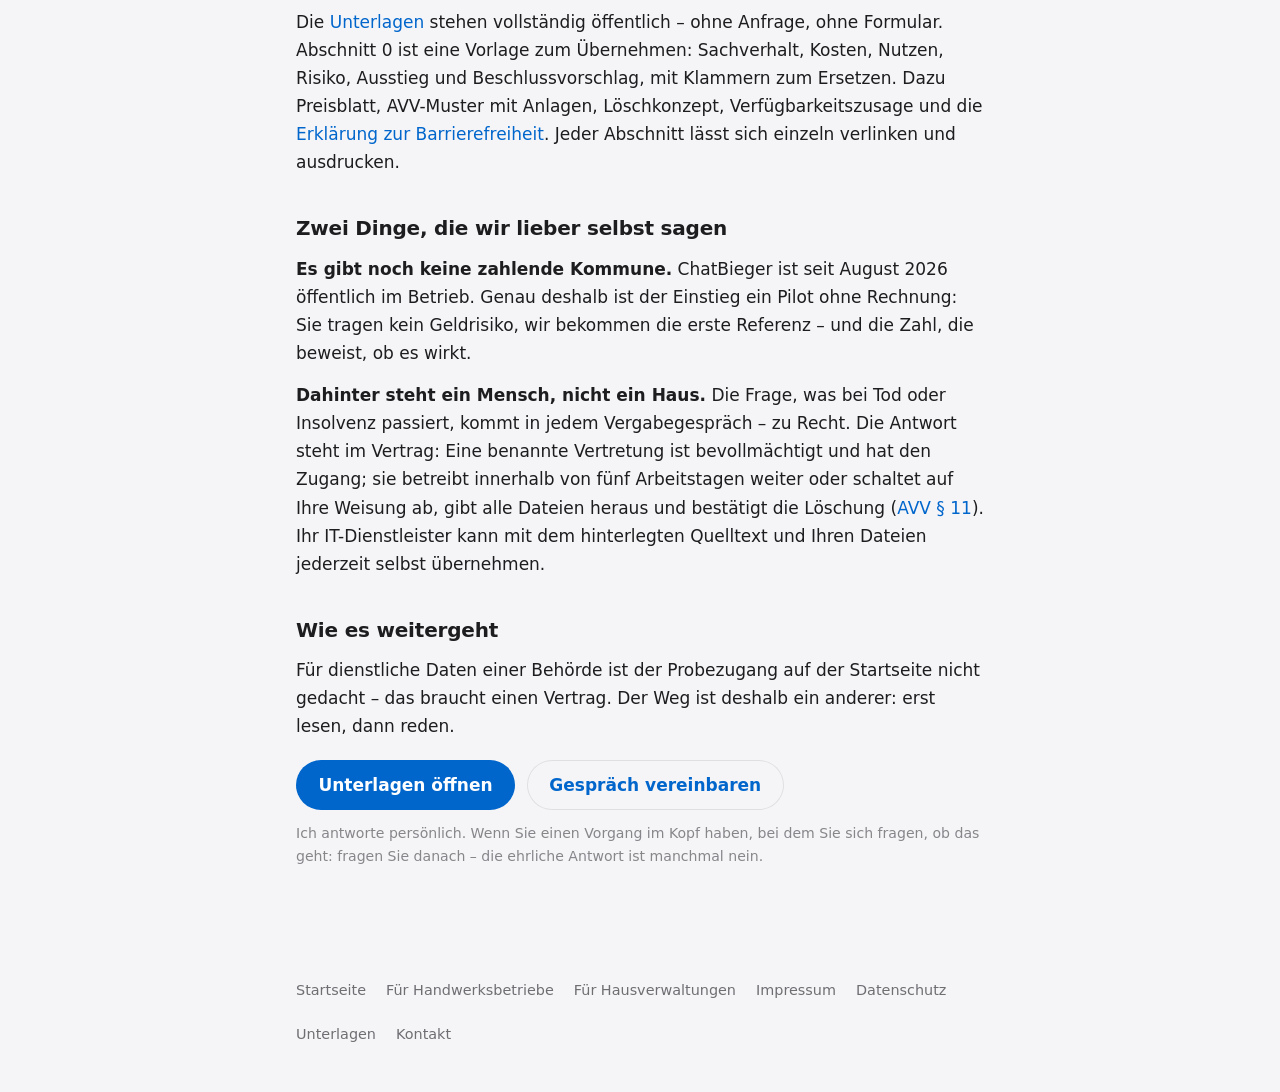
<file: kommunen.html>
<!doctype html>
<html lang="de">
<head>
  <meta charset="utf-8">
  <meta name="viewport" content="width=device-width, initial-scale=1">
  <!-- Vor dem Stylesheet: sonst malt der Browser die Leinwand weiß, und der
       Sprung in die App blitzt einmal hell auf. -->
  <meta name="color-scheme" content="light dark">
  <title>ChatBieger für Kommunen – die Auskunft des Bürgerbüros, rund um die Uhr</title>
  <meta name="description" content="Ein Assistent auf der Website Ihrer Stadt, der Fragen zu den Leistungen des Bürgerbüros aus Ihren eigenen Angaben beantwortet, jede Antwort mit Quelle belegt und Anliegen als E-Mail übergibt. Mit Preisblatt, AVV-Muster und Erklärung zur Barrierefreiheit – vor dem ersten Gespräch lesbar.">
  <link rel="icon" type="image/png" href="favicon.png">
  <link rel="canonical" href="https://chatbieger.com/kommunen.html">
  <meta property="og:title" content="ChatBieger für Kommunen – die Auskunft des Bürgerbüros, rund um die Uhr">
  <meta property="og:description" content="Ein Assistent auf der Website Ihrer Stadt, der Fragen zu den Leistungen des Bürgerbüros aus Ihren eigenen Angaben beantwortet, jede Antwort mit Quelle belegt und Anliegen als E-Mail übergibt.">
  <meta property="og:type" content="website">
  <meta property="og:url" content="https://chatbieger.com/kommunen.html">
  <meta property="og:site_name" content="ChatBieger">
  <meta property="og:locale" content="de_DE">
  <meta property="og:image" content="https://chatbieger.com/og-bild.png">
  <meta property="og:image:width" content="1200">
  <meta property="og:image:height" content="630">
  <meta property="og:image:alt" content="ChatBieger – Dein Unternehmen ansprechbar mit KI">
  <meta name="twitter:card" content="summary_large_image">
  <link rel="stylesheet" href="tokens.css">
  <link rel="stylesheet" href="styles.css">
  <style>
    .lead { font-size: 1.15rem; color: var(--ink-soft); margin-bottom: 2rem; max-width: 40rem; }
    .cases { display: grid; grid-template-columns: 1fr 1fr 1fr; gap: 1rem; margin: 0 0 1.5rem; }
    @media (max-width: 40rem) { .cases { grid-template-columns: 1fr; } }
    .cases .card { margin: 0; padding: 1.3rem 1.4rem; }
    .cases h3 { margin: 0 0 0.4rem; font-size: 1.02rem; font-weight: 600; }
    .cases p { font-size: 0.95rem; color: var(--ink-soft); margin: 0; }
    .dialog { display: flex; flex-direction: column; gap: 0.6rem; }
    .dialog p { max-width: 34rem; padding: 0.65rem 0.95rem; border-radius: 14px; margin: 0; font-size: 0.97rem; }
    .dialog .you { align-self: flex-end; background: var(--accent-solid); color: #fff; border-bottom-right-radius: 4px; }
    .dialog .bot { align-self: flex-start; background: var(--bubble); box-shadow: var(--ring); border-bottom-left-radius: 4px; }
    .dialog .source { align-self: flex-start; font-size: 0.8rem; color: var(--ink-faint); padding: 0 0.4rem; }
    .steps { list-style: none; padding: 0; margin: 0; counter-reset: s; display: grid; gap: 0.9rem; }
    .steps li { counter-increment: s; padding-left: 2.4rem; position: relative; }
    .steps li::before { content: counter(s); position: absolute; left: 0; top: 0.1rem; width: 1.7rem; height: 1.7rem; border-radius: 50%; background: var(--accent-solid); color: #fff; display: flex; align-items: center; justify-content: center; font-size: 0.85rem; font-weight: 600; }
    .steps b { display: block; }
    /* Die Staffel ist der Grund, warum jemand diese Seite ausdruckt — sie
       gehört als Tabelle hierher, nicht als Fließtext. */
    .staffel { width: 100%; border-collapse: collapse; font-size: 0.95rem; margin: 0.4rem 0 0.9rem; }
    .staffel th, .staffel td { text-align: left; padding: 0.55rem 0.7rem 0.55rem 0; border-bottom: 1px solid var(--line); vertical-align: top; }
    .staffel th { font-weight: 600; font-size: 0.82rem; letter-spacing: 0.06em; text-transform: uppercase; color: var(--ink-soft); }
    .staffel td:first-child { font-weight: 600; white-space: nowrap; }
    .staffel tr:last-child td { border-bottom: 0; }
    .cta { display: inline-flex; align-items: center; border-radius: 999px; padding: 0.7rem 1.4rem; background: var(--accent-solid); color: #fff; font-weight: 600; text-decoration: none; }
    .cta:hover { background: var(--accent-hover); color: #fff; text-decoration: none; }
    .cta.ghost { background: transparent; color: var(--accent); box-shadow: var(--ring); }
    .cta.ghost:hover { background: var(--ground); }
    .cta-row { display: flex; flex-wrap: wrap; gap: 0.75rem; align-items: center; margin-top: 1.2rem; }
    .fine { font-size: 0.88rem; color: var(--ink-faint); margin-top: 0.75rem; }
  </style>
</head>
<body>

<div class="topbar">
  <div class="wrap">
    <a class="marke" href="./"><img src="chatbieger-logo.png" alt="" width="26" height="26"><span>ChatBieger</span></a>
    <nav aria-label="ChatBieger">
      <a href="https://chat.demo.chatbieger.com/">Demos</a>
      <a href="unterlagen.html">Unterlagen</a>
      <a href="kontakt.html">Kontakt</a>
      <a class="topbar-demo" href="https://admin.demo.chatbieger.com/">Anmelden</a>
    </nav>
  </div>
</div>

<main>
  <div class="wrap">
    <p class="muted" style="margin-bottom: 0.5rem; font-size: 0.9rem; letter-spacing: 0.08em; text-transform: uppercase; font-weight: 600;">Für Kommunen und Behörden</p>
    <h1>Die Auskunft, die am Tresen dreißigmal am Tag gegeben wird.</h1>
    <p class="lead">Welche Unterlagen brauche ich für den Personalausweis? Was kostet die Ummeldung? Bin ich hier überhaupt richtig? Diese Fragen stehen auf Ihrer Website – und werden trotzdem am Telefon gestellt. Der Assistent beantwortet sie aus Ihren eigenen Angaben, nennt zu jeder Antwort die Quelle und verweist dorthin, wo Sie nicht zuständig sind.</p>

    <p><strong>Diese Seite siezt, und das bleibt so.</strong> Sie ist zum Ausdrucken, Weiterreichen und Zitieren gemacht – für die Amtsleitung, den Fachausschuss und die Vergabestelle. Der Rest dieser Website duzt; wo es um Ihre Vorlage geht, ist das fehl am Platz.</p>

    <h2>Drei Dinge, die den Tresen entlasten</h2>
    <div class="cases">
      <div class="card">
        <h3>Auskunft mit Quelle</h3>
        <p>Unterlagen, Gebühren, Öffnungszeiten – aus den Leistungsbeschreibungen, die Ihr Fachbereich abgenommen hat. Unter jeder Antwort steht, worauf sie sich stützt und wann sie zuletzt geprüft wurde.</p>
      </div>
      <div class="card">
        <h3>Anliegen als fertiger Vorgang</h3>
        <p>Er fragt im Gespräch nach, was zur Bearbeitung fehlt, und übergibt das Ergebnis als E-Mail – abgeschickt aus dem Programm der Person, nach einem Klick. Kein Antragsportal, kein zweites Postfach.</p>
      </div>
      <div class="card">
        <h3>Zuständigkeit statt Raten</h3>
        <p>Kfz-Zulassung, Führerschein, Wohngeld: Was beim Landkreis liegt, sagt er als Erstes. Wo er unsicher ist, verweist er auf das Bürgerbüro, statt eine Stelle zu erfinden.</p>
      </div>
    </div>

    <h2>So klingt das</h2>
    <p class="muted">Ein erfundenes Beispiel, keine Aufzeichnung – es zeigt, <em>wie</em> der Assistent antwortet, nicht die Angaben einer bestimmten Stadt. Der zweite Fall ist der wichtigere: dass er die Grenze seiner Zuständigkeit ausspricht, statt sie zu überspielen.</p>
    <div class="card dialog">
      <p class="you">Ich ziehe innerhalb der Stadt um. Was muss ich mitbringen?</p>
      <p class="bot">Zur Ummeldung brauchen Sie Ihren Personalausweis oder Reisepass und die Wohnungsgeberbestätigung Ihrer Vermieterin oder Ihres Vermieters. Anmelden müssen Sie sich innerhalb von zwei Wochen nach dem Einzug. Ein Termin ist nötig – ich kann Ihnen die Terminvergabe verlinken.</p>
      <p class="source">Quelle: Musterstadt, Wohnsitz ummelden · zuletzt geprüft am 02.09.2026</p>
      <p class="you">Und mein Auto? Muss ich das auch ummelden?</p>
      <p class="bot">Dafür ist nicht die Stadt zuständig, sondern die Zulassungsstelle des Landkreises. Ich habe dazu keine Angaben hinterlegt und möchte nichts raten – die Nummer des Bürgerbüros steht unten, dort weiß man, wohin es geht.</p>
      <p class="source">Ohne hinterlegte Quelle – als solche gekennzeichnet</p>
    </div>
    <h2>Was der Rat wissen will</h2>
    <p>Der Preis hängt an einer einzigen Zahl: wie viele Leistungen hinterlegt sind. Standorte, Zahl der Nutzenden und Gesprächsmenge spielen keine Rolle. Alle Angaben netto.</p>
    <table class="staffel">
      <thead>
        <tr><th>Leistungen</th><th>Monatlich</th><th>Einrichtung</th></tr>
      </thead>
      <tbody>
        <tr><td>bis 15</td><td>890 €</td><td>4.500 €</td></tr>
        <tr><td>bis 40</td><td>1.290 €</td><td>6.500 €</td></tr>
        <tr><td>darüber</td><td>1.690 €</td><td>8.500 €</td></tr>
      </tbody>
    </table>
    <p>Enthalten ist in jeder Stufe dasselbe: Import aus Ihrer Website, Abnahme jeder Leistung mit Ihrem Fachbereich, Einbindung und die Datenschutz-Unterlagen ausgefüllt auf Ihre Organisation. Weitere Leistungen entstehen ohne Aufpreis, bis die nächste Stufe erreicht ist; die Stufe wechselt zum Monatsersten, nie rückwirkend.</p>
    <p><strong>Vergabe.</strong> In Niedersachsen ist ein Direktauftrag bis 100.000 € netto möglich (Stand 2026; Ihre Vergabestelle prüft den aktuellen Wert). Ein Bürgerbüro mit rund 30 Leistungen liegt über vier Jahre bei 68.420 € netto. Ihre Vergabestelle will Preise, die Sie selbst eingeholt haben: Eine Leistungsbeschreibung, die Sie unverändert an drei Anbieter schicken können, steht im <a href="unterlagen.html#preise">Preisblatt</a>. Namen vergleichbarer Anbieter nennen wir Ihnen auf Wunsch, damit Sie dort selbst anfragen – Angebote holen wir für Sie keine ein.</p>
    <p><strong>Kauft der Landkreis später für alle ein</strong>, gehen Ihre Leistungsbeschreibungen als Textdateien mit – auch in ein anderes System. Bei gemeinsamem Einkauf mehrerer kreisangehöriger Kommunen gilt die Staffel je Kommune mit 20 % Nachlass ab der dritten, und ein späterer Beitritt senkt den Preis für alle rückwirkend zum Beitrittsmonat.</p>

    <h2>Betrieb, Daten, Barrierefreiheit – auf demselben Blatt</h2>
    <p>Die drei Fragen, die in jeder Amtsleiterrunde als Erstes kommen, sollen nicht erst in den Unterlagen stehen:</p>
    <ul>
      <li><strong>Wo verarbeitet wird.</strong> Im Enterprise-Weg vollständig in der EU: Betrieb in Frankfurt, das Sprachmodell über Amazon Bedrock in <code>eu-central-1</code>, Vertragspartner Amazon Web Services EMEA. Drittland ist damit ausgeschlossen – der Professional-Weg mit Verarbeitung in den USA ist für Behörden nicht vorgesehen. <a href="unterlagen.html#unterauftrag">Unterauftragsverarbeiter mit Ort</a></li>
      <li><strong>Was gespeichert wird.</strong> Gesprächsinhalte nicht: Der Verlauf liegt im Arbeitsspeicher und wird spätestens 30 Minuten nach der letzten Nachricht verworfen, IP-Adressen werden nicht protokolliert. Eine ehrliche Ausnahme: Im Fehlerfall kann ein Bruchstück einer Eingabe bis zu 30 Tage im Betriebsprotokoll liegen. <a href="unterlagen.html#verarbeitung">Was tatsächlich verarbeitet wird</a> · <a href="unterlagen.html#loeschung">Löschkonzept</a> · <a href="unterlagen.html#avv">AVV-Muster</a></li>
      <li><strong>Was Sie installieren.</strong> Nichts. Eine Skript-Zeile in Ihrem CMS – TYPO3, WordPress, Drupal, Contao, Joomla – oder eine eigene Adresse und ein Link von Ihrer Startseite; dann ändert sich an Ihrer Website gar nichts. Führende Quelle bleibt Ihre Website, eine zweite Wahrheit entsteht nicht. <a href="unterlagen.html#einbindung">Einbindung und Verhältnis zum Serviceportal</a></li>
      <li><strong>Barrierefreiheit, heute und im Pilot.</strong> Heute: Selbstprüfung nach WCAG&nbsp;2.1&nbsp;AA, Nachprüfung vom 31.08.2026, <em>kein</em> externes Prüfsiegel. Im Pilot: externe Prüfung nach BITV, vom Anbieter beauftragt und bezahlt; der Prüfbericht geht an Sie für Ihre eigene Erklärung. <a href="unterlagen.html#barrierefreiheit">Erklärung zur Barrierefreiheit</a></li>
    </ul>

    <h2>Der Einstieg ist ein Pilot, keine Rechnung</h2>
    <ol class="steps">
      <li><b>Ausgangszahl erheben.</b> Anrufe und Anfragen je Woche im betroffenen Bereich. Wo die Telefonanlage zählt, lesen wir die Auswertung einer Woche und Ihr Tresen tut nichts; wo nicht, ist es eine Woche Strichliste. Das Blatt liefern wir, auswerten tun wir.</li>
      <li><b>Leistungen beschreiben und abnehmen.</b> Der Assistent liest Ihre Website und legt vor, was er beantworten könnte. Jede Beschreibung nimmt Ihr Fachbereich ab, bevor sie gilt.</li>
      <li><b>Befristet laufen lassen.</b> Gemeinsam festgelegtes Enddatum, vorher vereinbartes Kriterium. Am Enddatum endet der Pilot ohne Kündigung – es gibt nichts zu widerrufen.</li>
      <li><b>Entscheiden.</b> Was im Pilot entstanden ist, gehört Ihrer Organisation und wird herausgegeben, auch wenn Sie sich dagegen entscheiden.</li>
    </ol>
    <p>Rechnen Sie vom Start bis zur Ergebnisvorlage mit <strong>rund fünf Monaten</strong>: Einrichtung und Erstabnahme, danach vier bis sechs Wochen bis zum Prüfbericht der Barrierefreiheit, danach mindestens drei Monate Laufzeit, damit die Zahl am Ende belastbar ist.</p>

    <h2>Was das an Arbeit bei Ihnen macht</h2>
    <p>Die Abnahme jeder Leistung ist im Preis enthalten – die Zeit dafür ist es nicht, sie liegt bei Ihren Leuten. Deshalb hier die Erfahrungswerte aus dem Betrieb der Vorführungen; im Piloten messen wir sie bei Ihnen nach.</p>
    <ul>
      <li><strong>Erstabnahme, einmalig:</strong> fünf bis zehn Minuten je Leistung – bei 33 Leistungen etwa vier Stunden, auf zwei Termine verteilt. Der Anbieter sitzt daneben und ändert sofort, was nicht stimmt. Nichts geht online, was nicht abgenommen ist. Unterschreiben tut, wer bei Ihnen für den Katalog zeichnet.</li>
      <li><strong>Danach wöchentlich:</strong> etwa 20 Minuten für eine Person – die Wunschliste durchsehen und die Vorschläge der Quellen-Wache abnicken oder verwerfen.</li>
      <li><strong>Wenn sich eine Gebühr ändert:</strong> Sie ändern sie wie heute auf Ihrer Website. Am nächsten Morgen zeigt das Cockpit den Unterschied, ein Klick übernimmt ihn. Sie pflegen eine Stelle, nicht zwei. Bei 30 Leistungen fielen je Quartal drei bis acht Vorschläge an, Durchsicht je Vorschlag unter zwei Minuten.</li>
      <li><strong>Eine neue Leistung:</strong> fünf bis zehn Minuten. <strong>Öffnungszeiten und Durchwahlen:</strong> eine Minute, gilt sofort.</li>
      <li><strong>Was Sie nie tun:</strong> Formularfelder anlegen, Schulungen besuchen, ein zweites System pflegen.</li>
    </ul>
    <p class="fine">Alle Werte im Einzelnen: <a href="unterlagen.html#pflege">Was die Pflege kostet, in Minuten</a>.</p>

    <h2>Was Sie mitgeben können, bevor wir miteinander gesprochen haben</h2>
    <p>Die <a href="unterlagen.html">Unterlagen</a> stehen vollständig öffentlich – ohne Anfrage, ohne Formular. Abschnitt 0 ist eine Vorlage zum Übernehmen: Sachverhalt, Kosten, Nutzen, Risiko, Ausstieg und Beschlussvorschlag, mit Klammern zum Ersetzen. Dazu Preisblatt, AVV-Muster mit Anlagen, Löschkonzept, Verfügbarkeitszusage und die <a href="unterlagen.html#barrierefreiheit">Erklärung zur Barrierefreiheit</a>. Jeder Abschnitt lässt sich einzeln verlinken und ausdrucken.</p>

    <h2>Zwei Dinge, die wir lieber selbst sagen</h2>
    <p><strong>Es gibt noch keine zahlende Kommune.</strong> ChatBieger ist seit August 2026 öffentlich im Betrieb. Genau deshalb ist der Einstieg ein Pilot ohne Rechnung: Sie tragen kein Geldrisiko, wir bekommen die erste Referenz – und die Zahl, die beweist, ob es wirkt.</p>
    <p><strong>Dahinter steht ein Mensch, nicht ein Haus.</strong> Die Frage, was bei Tod oder Insolvenz passiert, kommt in jedem Vergabegespräch – zu Recht. Die Antwort steht im Vertrag: Eine benannte Vertretung ist bevollmächtigt und hat den Zugang; sie betreibt innerhalb von fünf Arbeitstagen weiter oder schaltet auf Ihre Weisung ab, gibt alle Dateien heraus und bestätigt die Löschung (<a href="unterlagen.html#avv">AVV § 11</a>). Ihr IT-Dienstleister kann mit dem hinterlegten Quelltext und Ihren Dateien jederzeit selbst übernehmen.</p>

    <h2>Wie es weitergeht</h2>
    <p>Für dienstliche Daten einer Behörde ist der Probezugang auf der Startseite nicht gedacht – das braucht einen Vertrag. Der Weg ist deshalb ein anderer: erst lesen, dann reden.</p>
    <div class="cta-row">
      <a class="cta" href="unterlagen.html">Unterlagen öffnen</a>
      <a class="cta ghost" href="kontakt.html">Gespräch vereinbaren</a>
    </div>
    <p class="fine">Ich antworte persönlich. Wenn Sie einen Vorgang im Kopf haben, bei dem Sie sich fragen, ob das geht: fragen Sie danach – die ehrliche Antwort ist manchmal nein.</p>
  </div>
</main>

<footer class="legal-footer">
  <div class="wrap">
    <a href="./">Startseite</a>
    <a href="handwerk.html">Für Handwerksbetriebe</a>
    <a href="hausverwaltung.html">Für Hausverwaltungen</a>
    <a href="impressum.html">Impressum</a>
    <a href="datenschutz.html">Datenschutz</a>
    <a href="unterlagen.html">Unterlagen</a>
    <a href="kontakt.html">Kontakt</a>
  </div>
</footer>

</body>
</html>
</file>
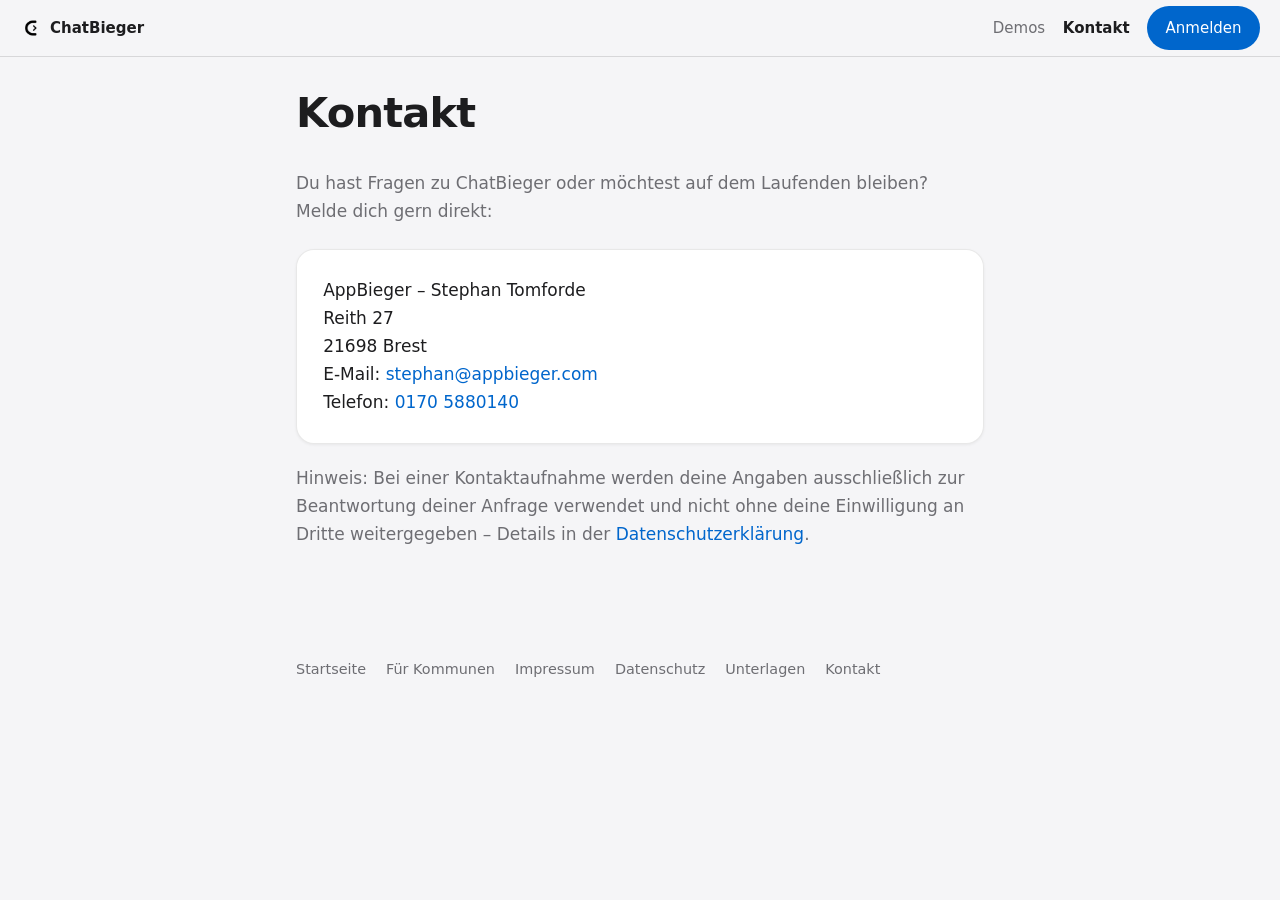
<file: kontakt.html>
<!doctype html>
<html lang="de">
<head>
  <meta charset="utf-8">
  <meta name="viewport" content="width=device-width, initial-scale=1">
  <!-- Vor dem Stylesheet: sonst malt der Browser die Leinwand weiß, und der
       Sprung in die App blitzt einmal hell auf. -->
  <meta name="color-scheme" content="light dark">
  <title>Kontakt – ChatBieger</title>
  <meta name="description" content="Du hast Fragen zu ChatBieger oder möchtest auf dem Laufenden bleiben? Hier stehen Anschrift, E-Mail und Telefon von AppBieger – Stephan Tomforde.">
  <link rel="icon" type="image/png" href="favicon.png">
  <link rel="canonical" href="https://chatbieger.com/kontakt.html">
  <meta property="og:title" content="Kontakt – ChatBieger">
  <meta property="og:description" content="Du hast Fragen zu ChatBieger oder möchtest auf dem Laufenden bleiben? Melde dich gern direkt.">
  <meta property="og:type" content="website">
  <meta property="og:url" content="https://chatbieger.com/kontakt.html">
  <meta property="og:site_name" content="ChatBieger">
  <meta property="og:locale" content="de_DE">
  <meta property="og:image" content="https://chatbieger.com/og-bild.png">
  <meta property="og:image:width" content="1200">
  <meta property="og:image:height" content="630">
  <meta property="og:image:alt" content="ChatBieger – Dein Unternehmen ansprechbar mit KI">
  <meta name="twitter:card" content="summary_large_image">
  <link rel="stylesheet" href="tokens.css">
  <link rel="stylesheet" href="styles.css">
  <script src="kontakt-schutz.js" defer></script>
</head>
<body>

<div class="topbar">
  <div class="wrap">
    <a class="marke" href="./"><img src="chatbieger-logo.png" alt="" width="26" height="26"><span>ChatBieger</span></a>
    <nav aria-label="ChatBieger">
      <a href="https://chat.demo.chatbieger.com/">Demos</a>
      <a href="kontakt.html" aria-current="page">Kontakt</a>
      <a class="topbar-demo" href="https://admin.demo.chatbieger.com/">Anmelden</a>
    </nav>
  </div>
</div>

<main>
  <div class="wrap">
    <h1>Kontakt</h1>

    <p class="muted" style="margin-bottom: 1.5rem;">
      Du hast Fragen zu ChatBieger oder möchtest auf dem Laufenden bleiben?
      Melde dich gern direkt:
    </p>

    <div class="card">
      <address>
        <p>
          AppBieger &ndash; Stephan Tomforde<br>
          Reith 27<br>
          21698 Brest
        </p>
      </address>
      <p>
        E-Mail: <span data-em-user="nahpets" data-em-domain="moc.regeibppa"><noscript>stephan (at) appbieger (punkt) com</noscript></span><br>
        Telefon: <span data-tel="041088507194+" data-tel-anzeige="0410885 0710"><noscript>(wird mit aktiviertem JavaScript angezeigt)</noscript></span>
      </p>
    </div>

    <p class="muted">
      Hinweis: Bei einer Kontaktaufnahme werden deine Angaben ausschließlich zur
      Beantwortung deiner Anfrage verwendet und nicht ohne deine Einwilligung an Dritte
      weitergegeben &ndash; Details in der <a href="datenschutz.html">Datenschutzerklärung</a>.
    </p>
  </div>
</main>

<footer class="legal-footer">
  <div class="wrap">
    <a href="./">Startseite</a>
    <a href="kommunen.html">Für Kommunen</a>
    <a href="impressum.html">Impressum</a>
    <a href="datenschutz.html">Datenschutz</a>
    <a href="unterlagen.html">Unterlagen</a>
    <a href="kontakt.html">Kontakt</a>
  </div>
</footer>

</body>
</html>
</file>
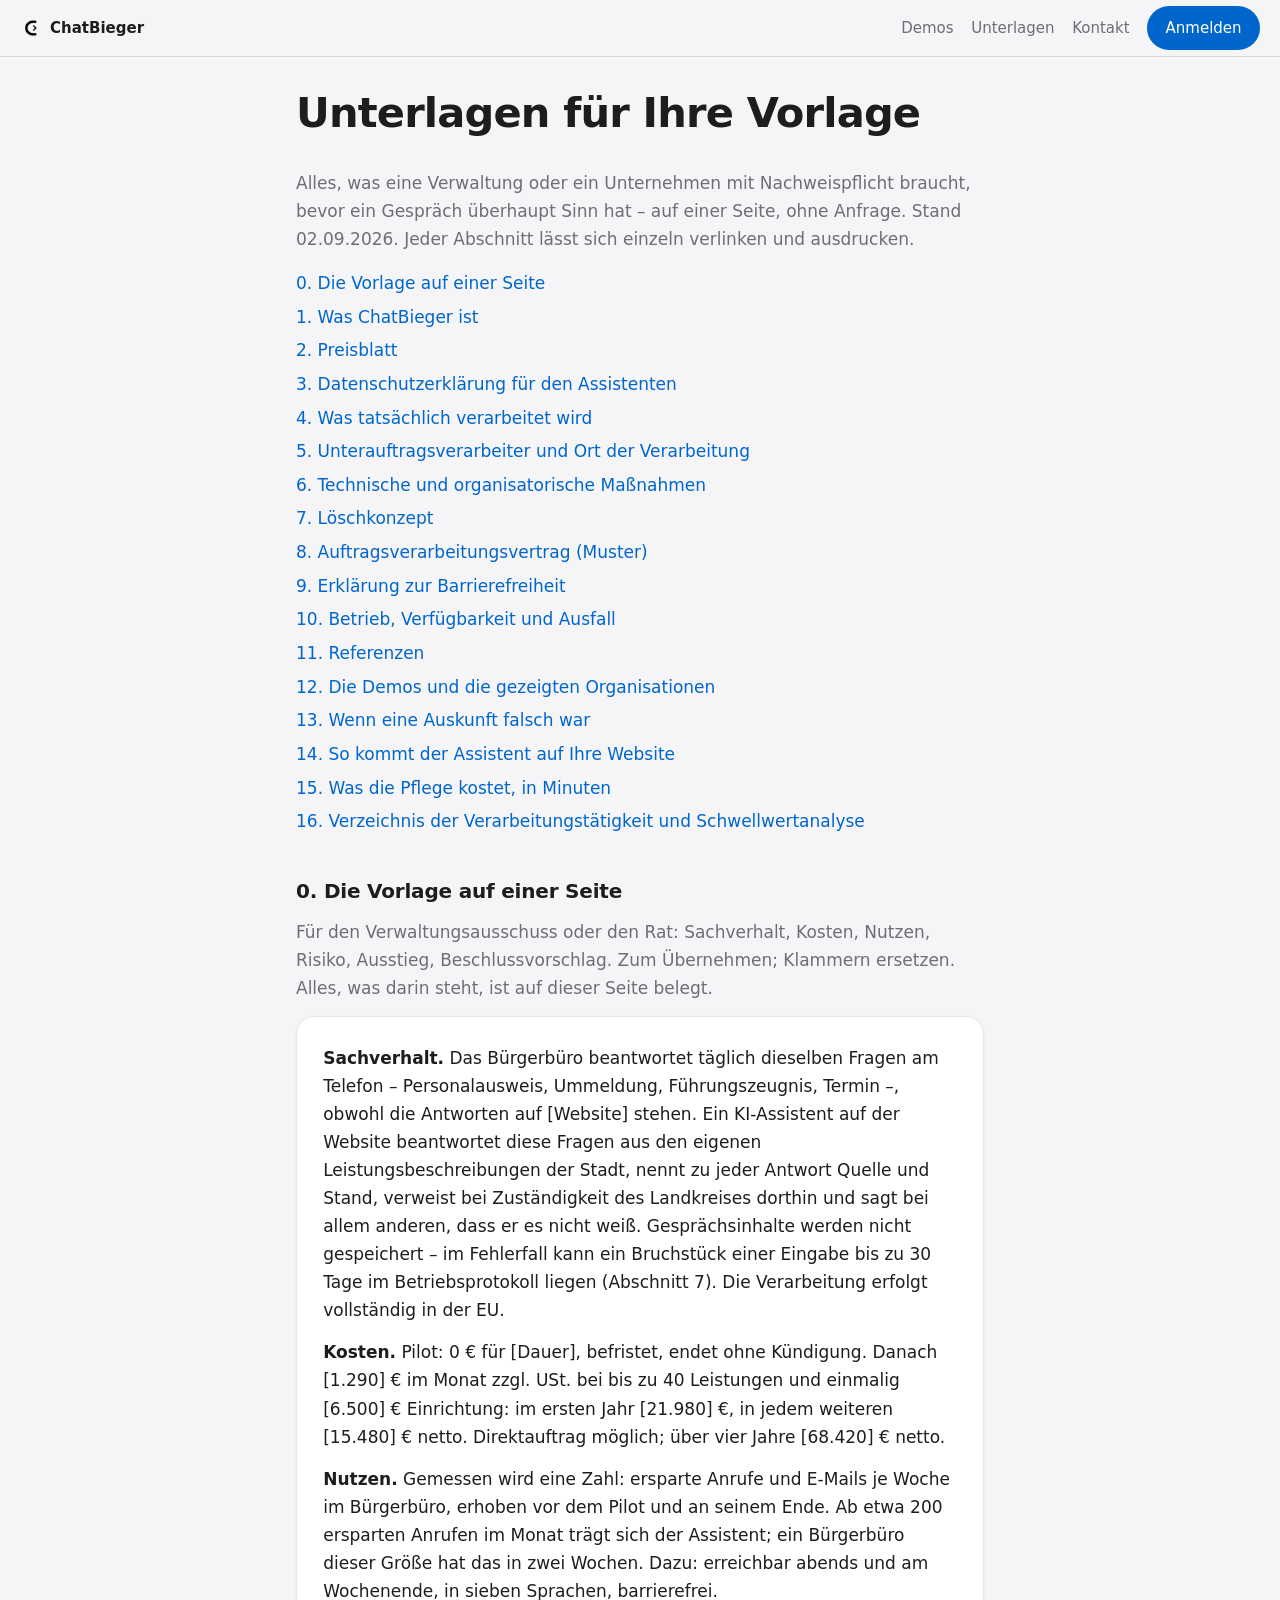
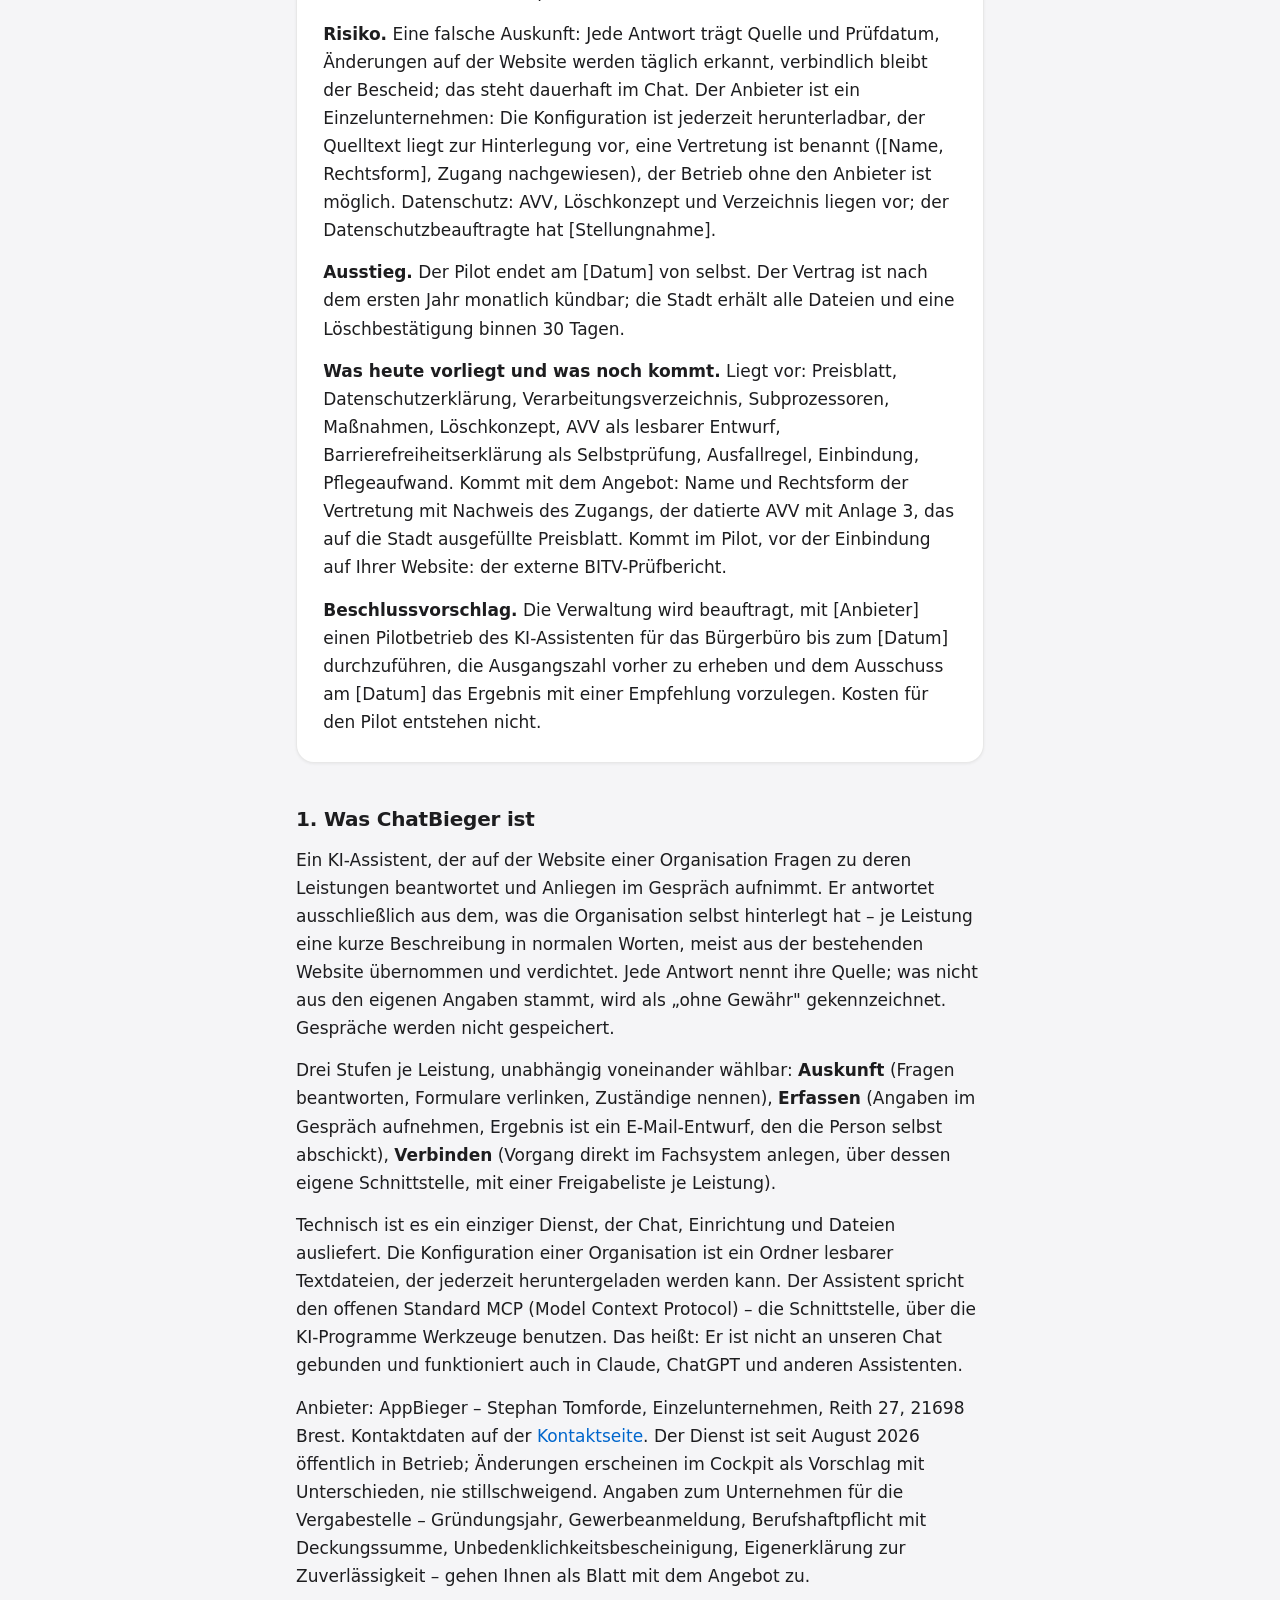
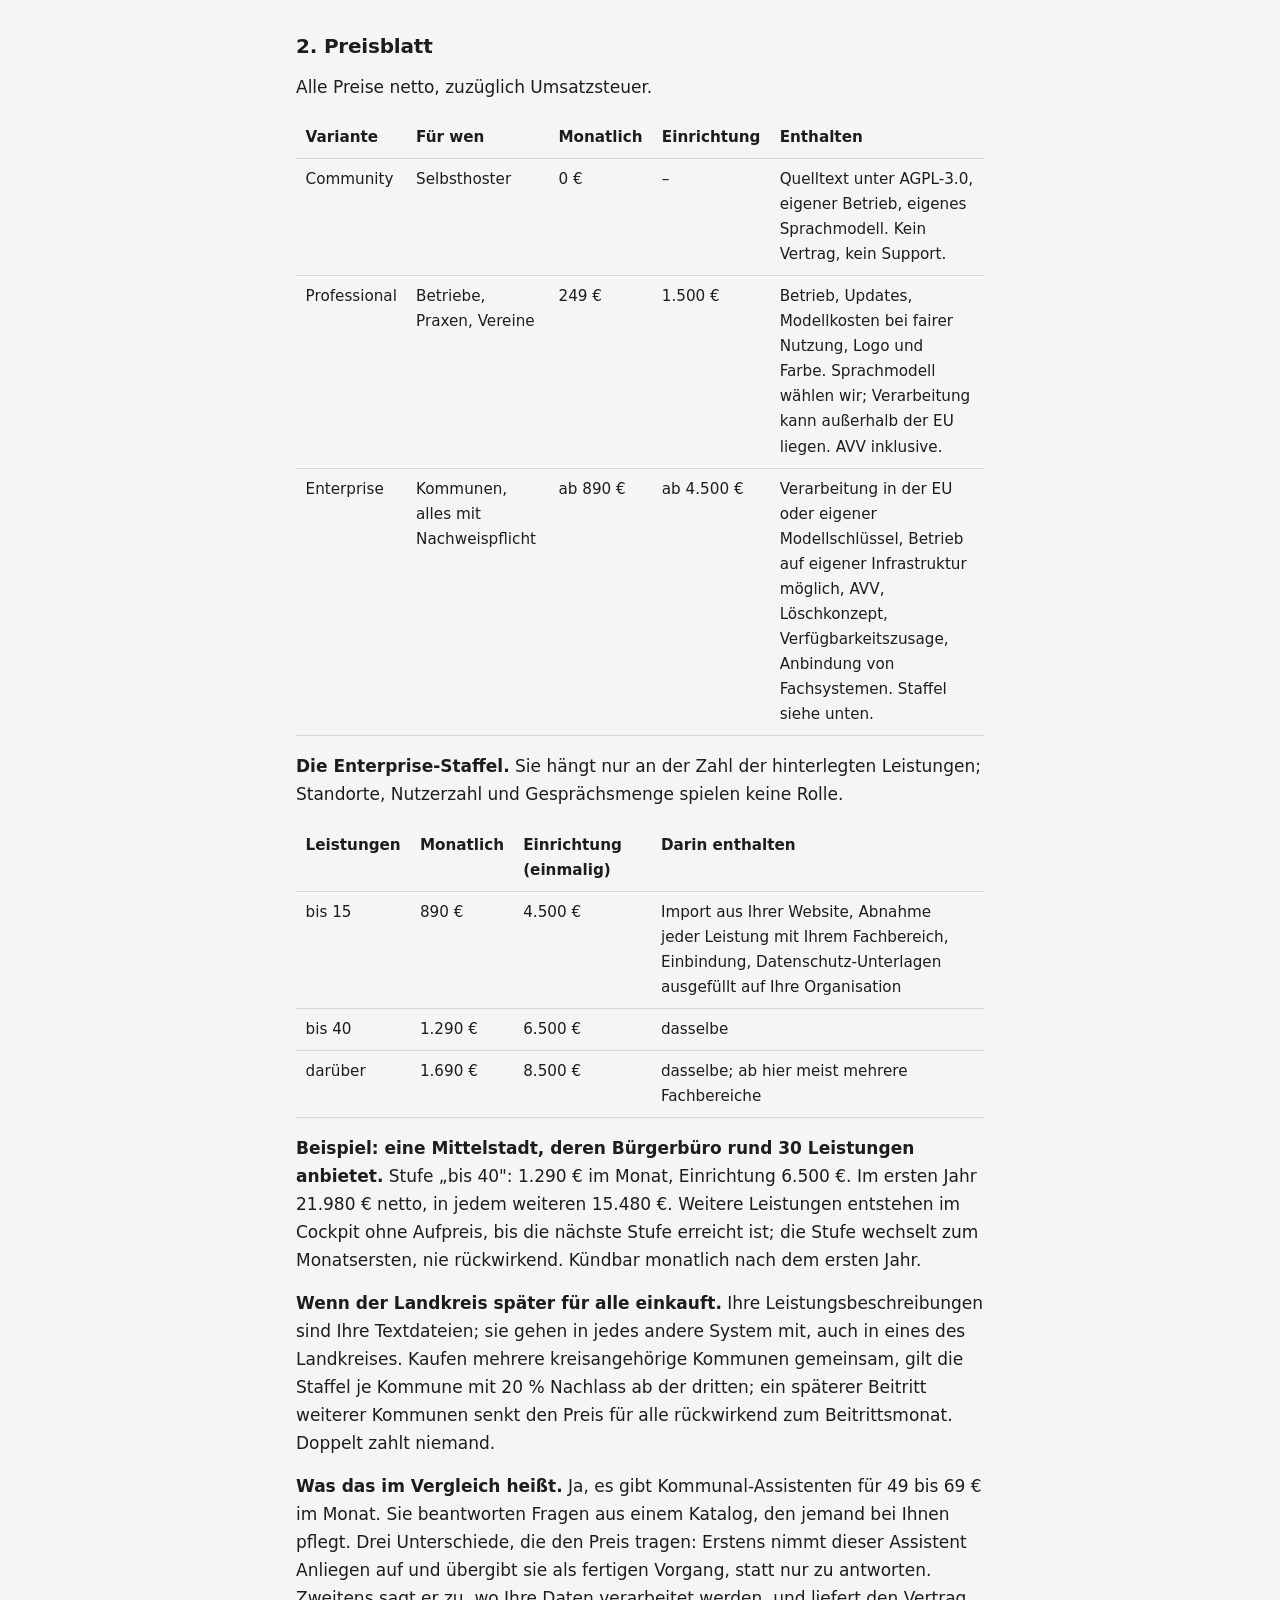
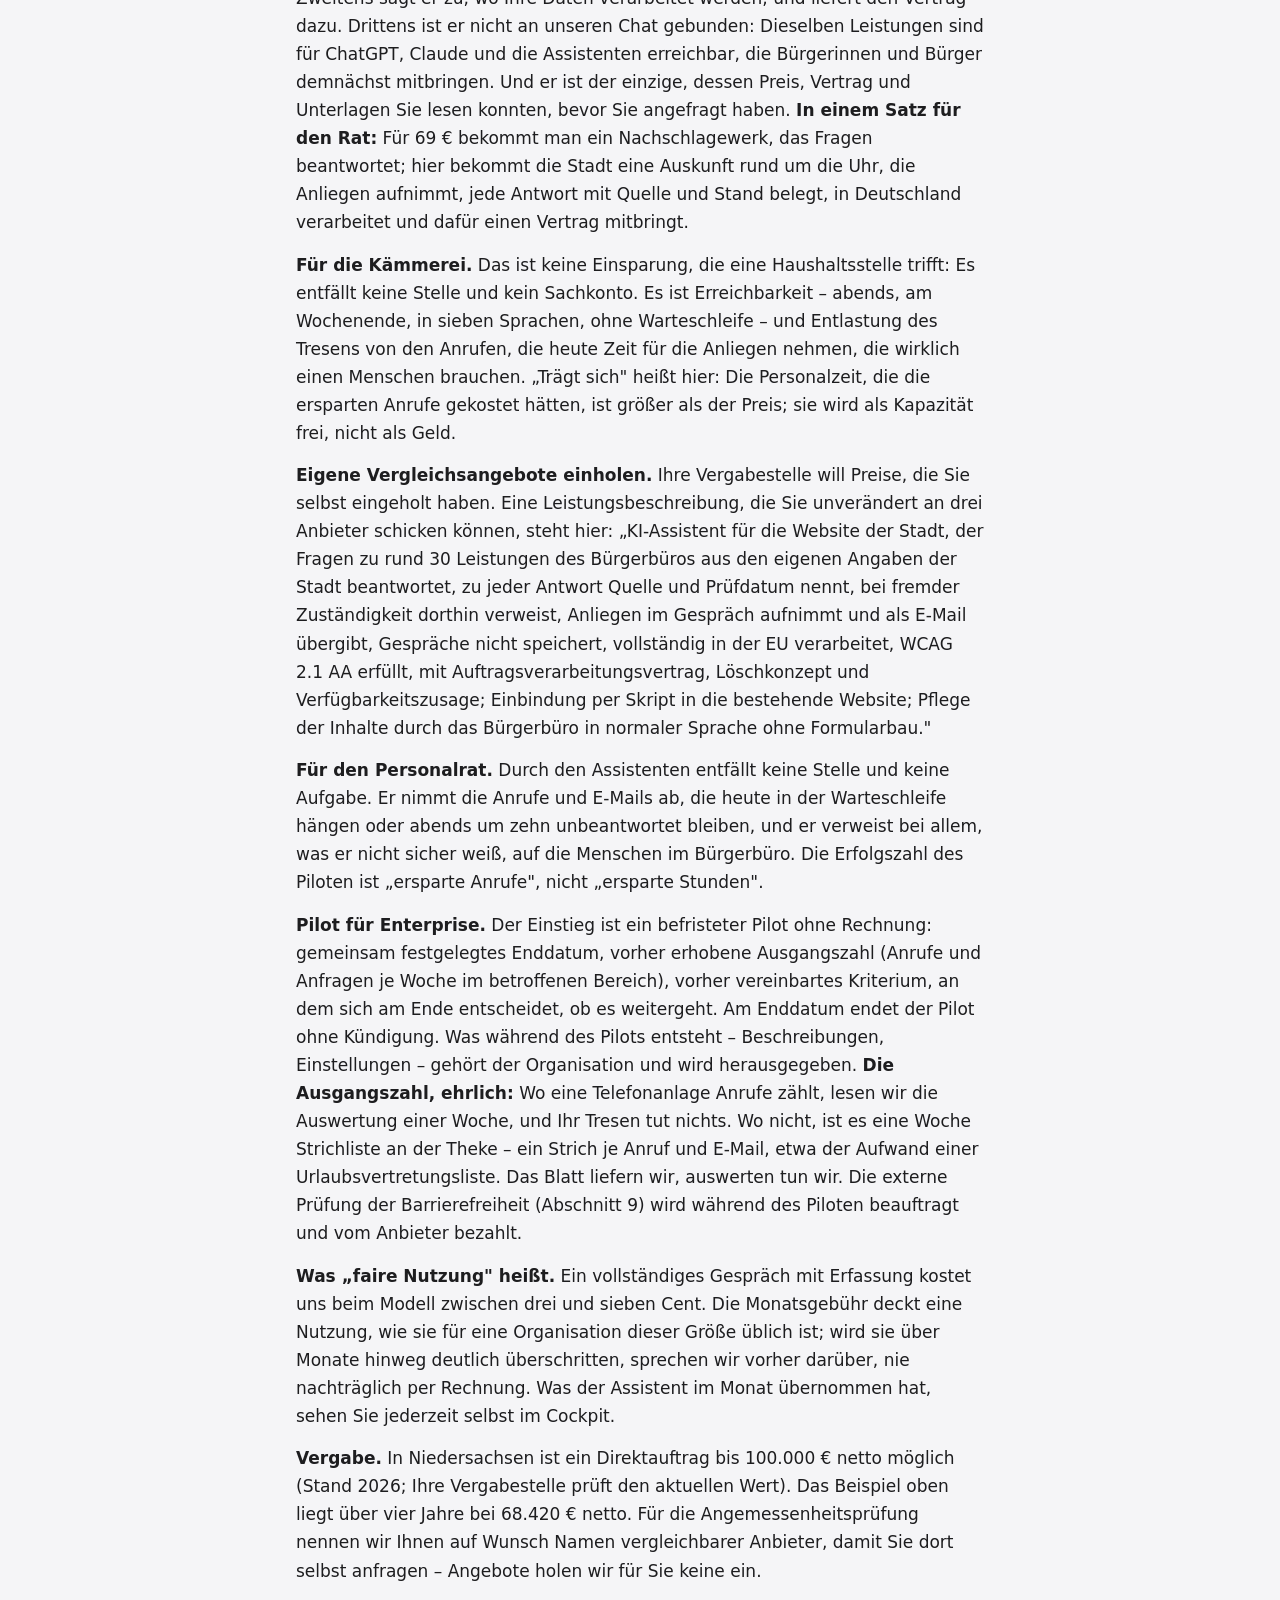
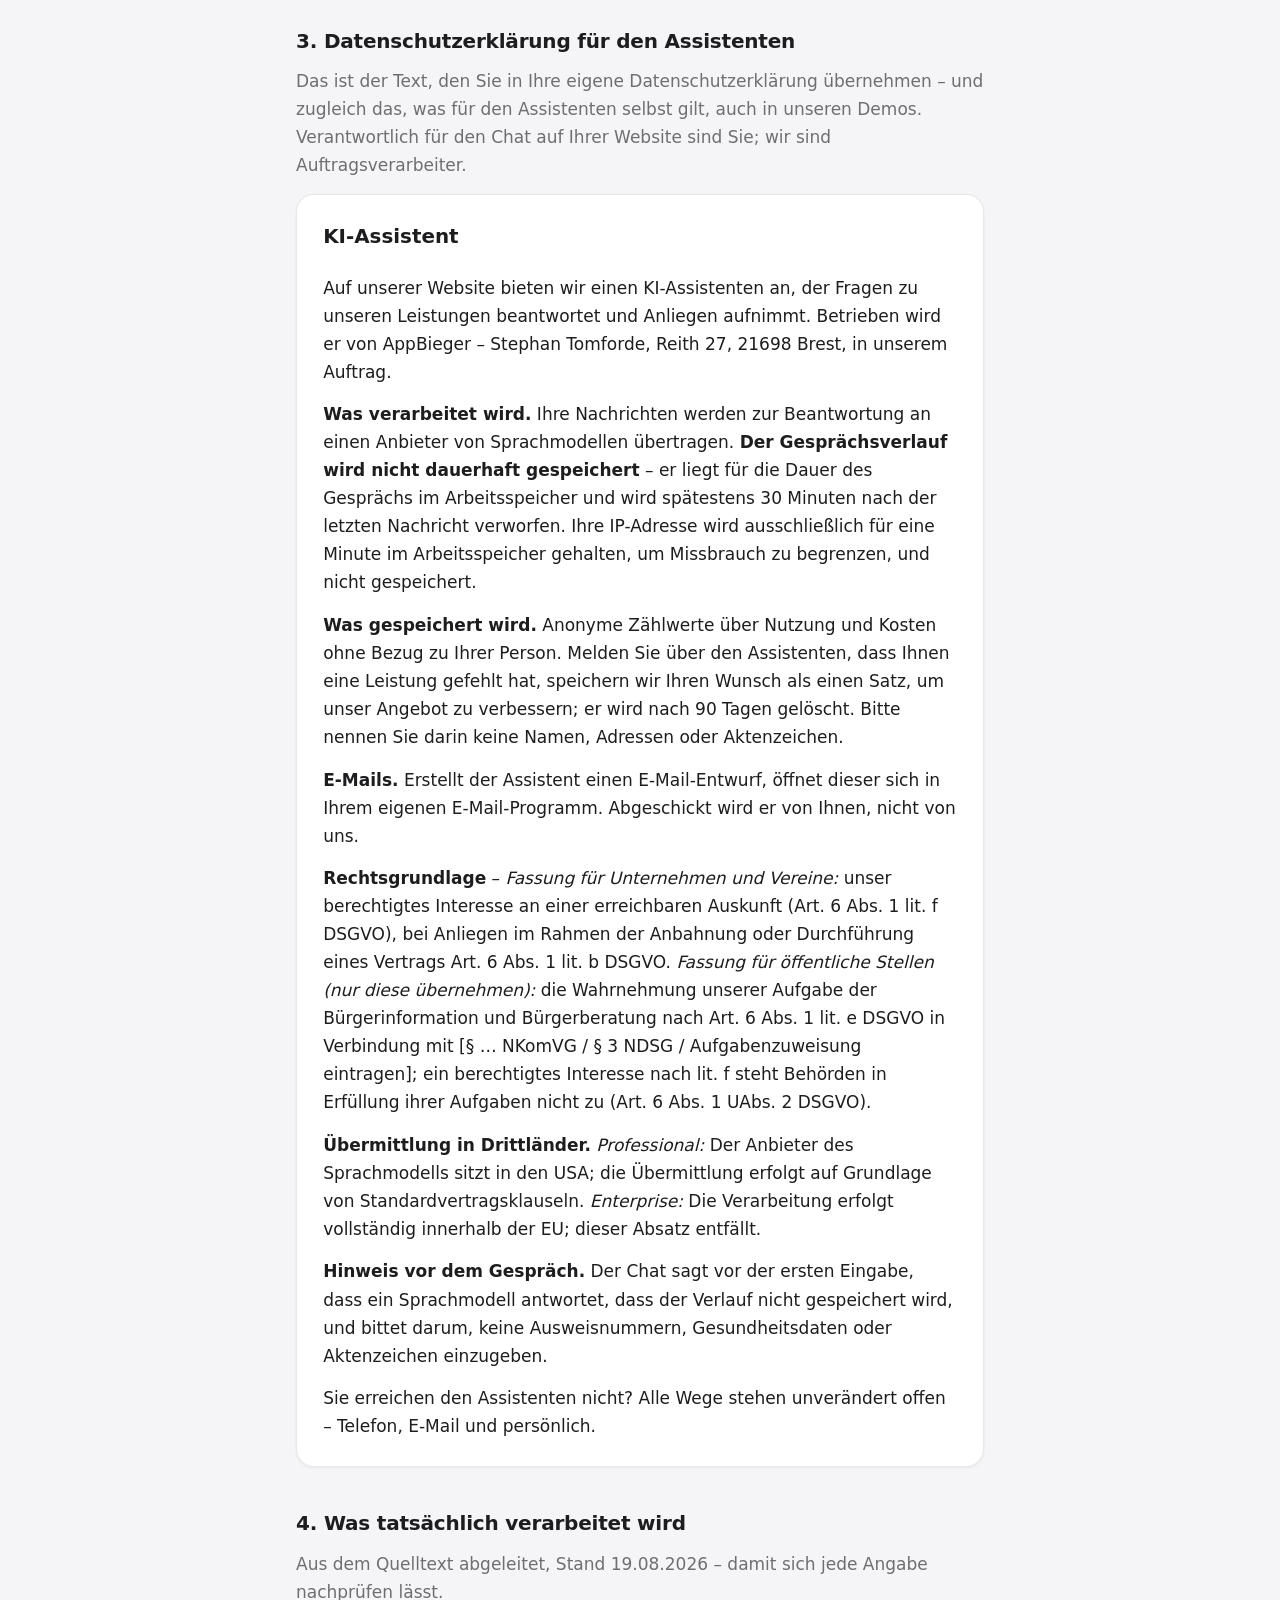
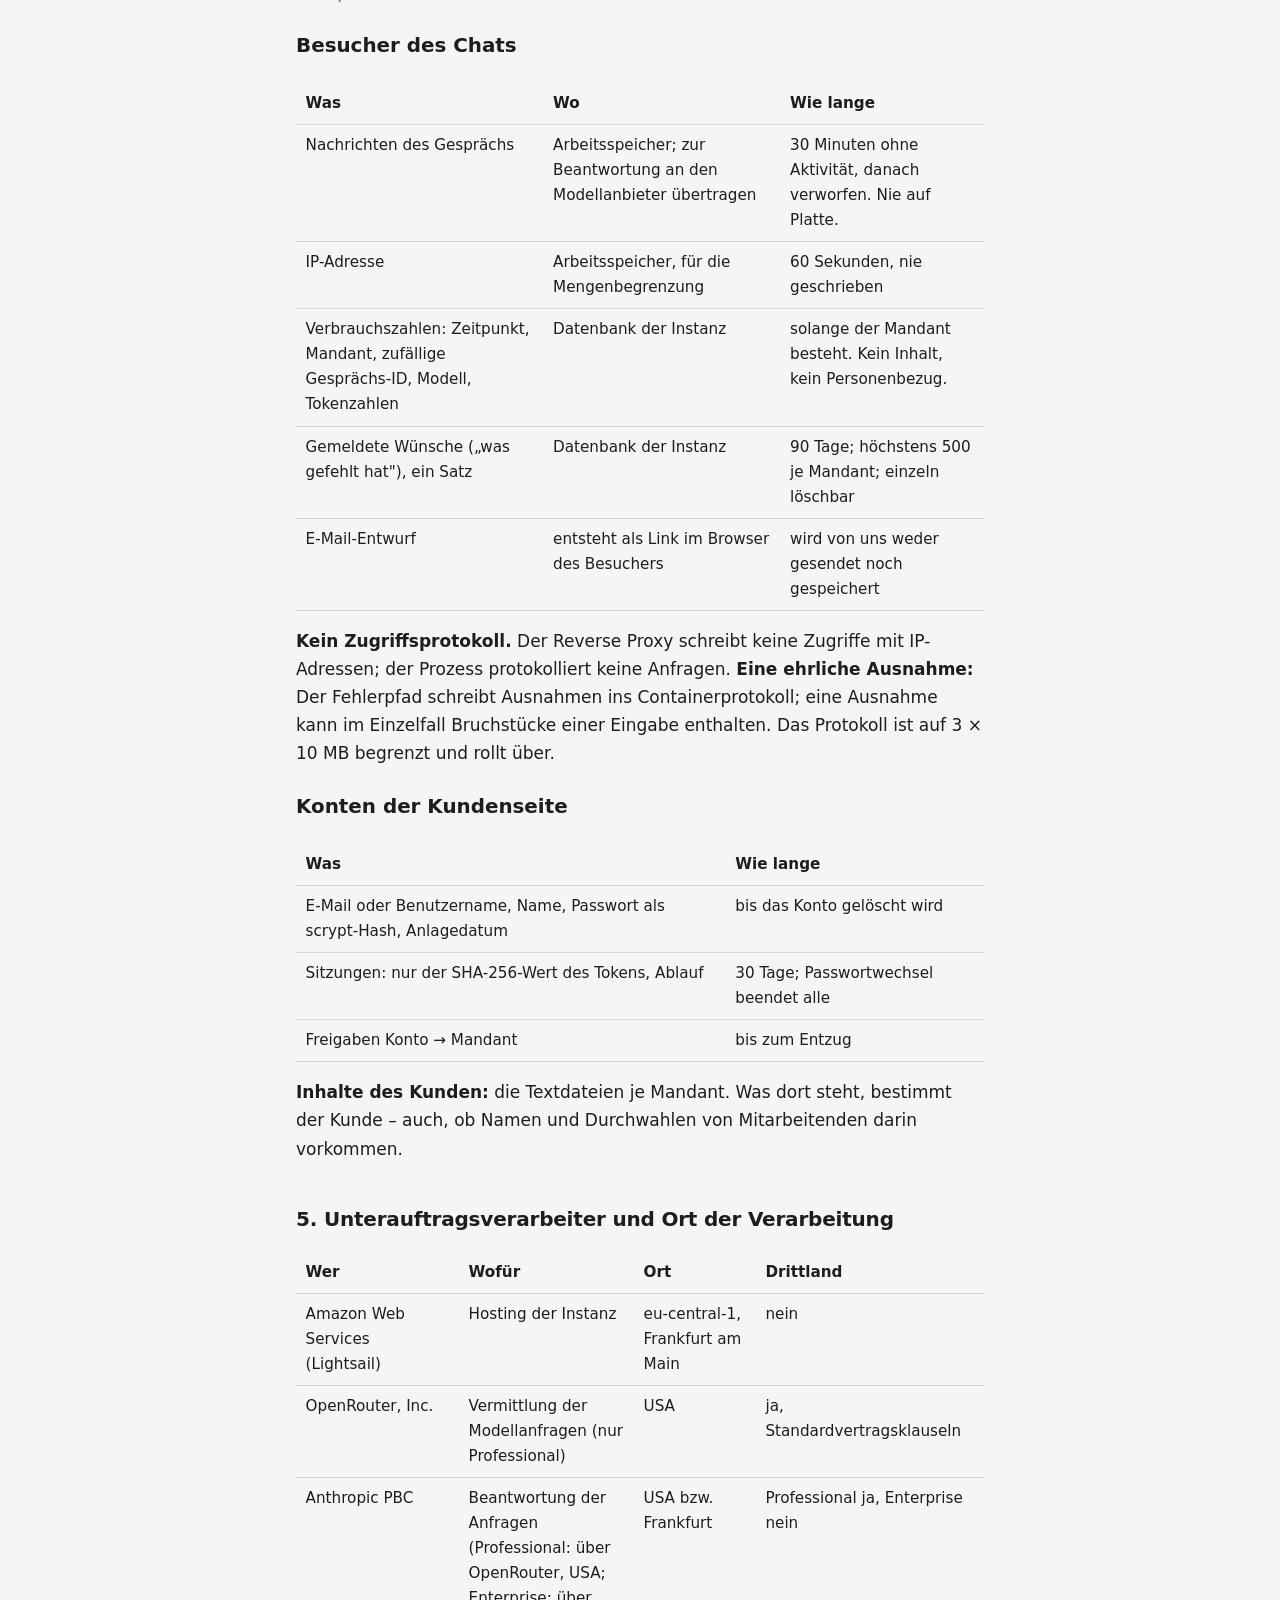
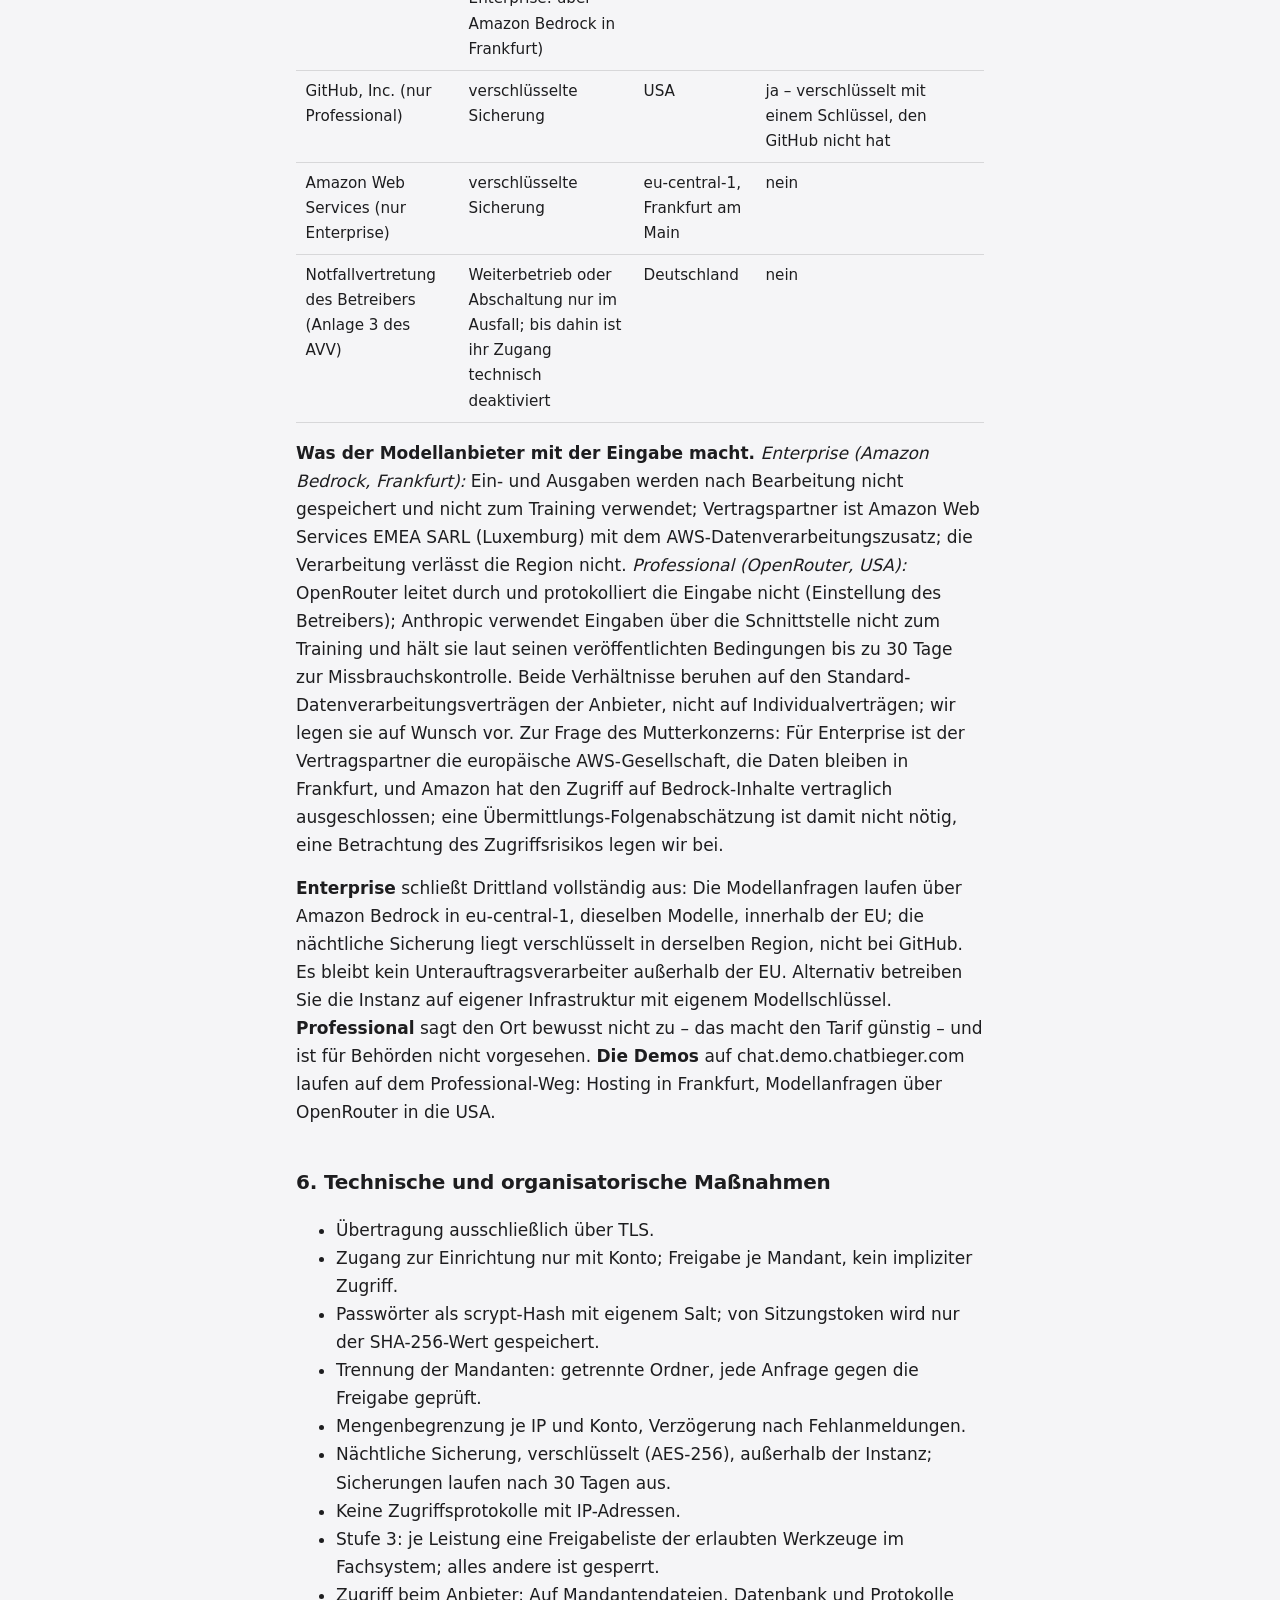
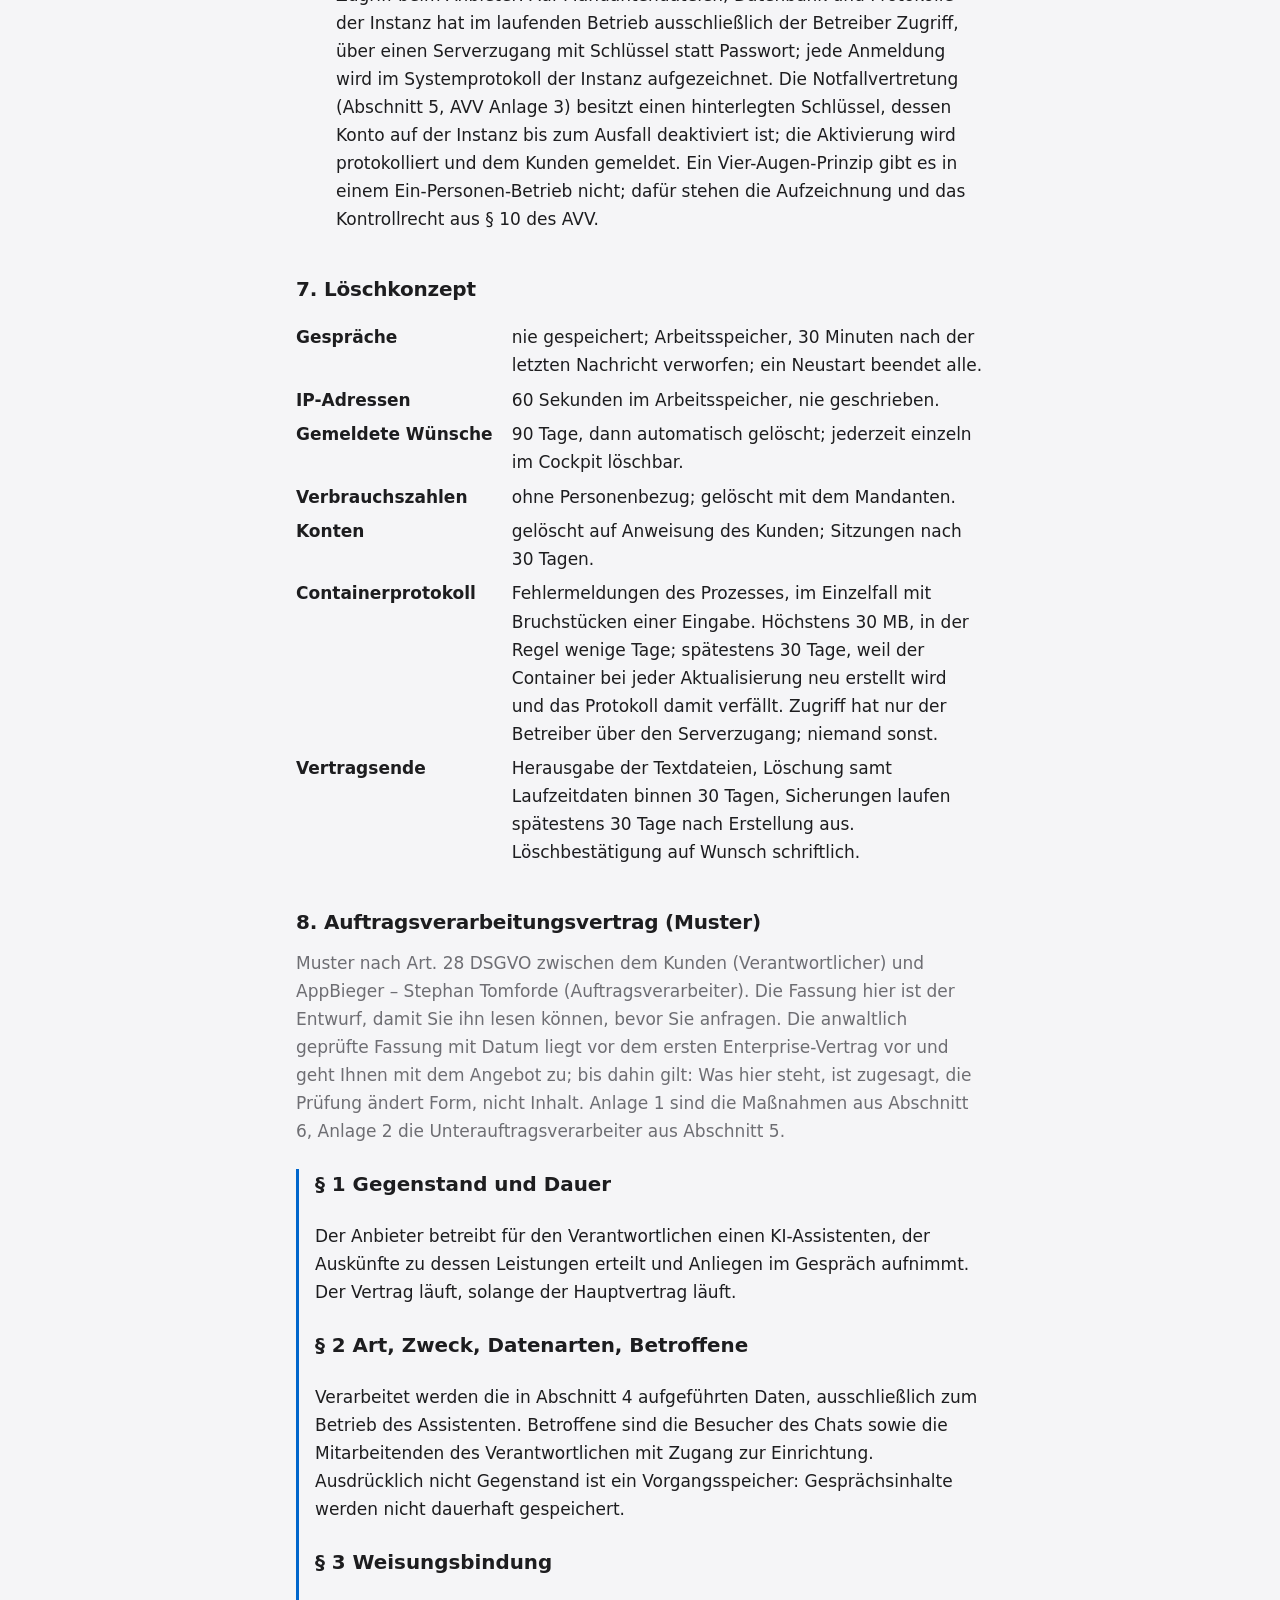
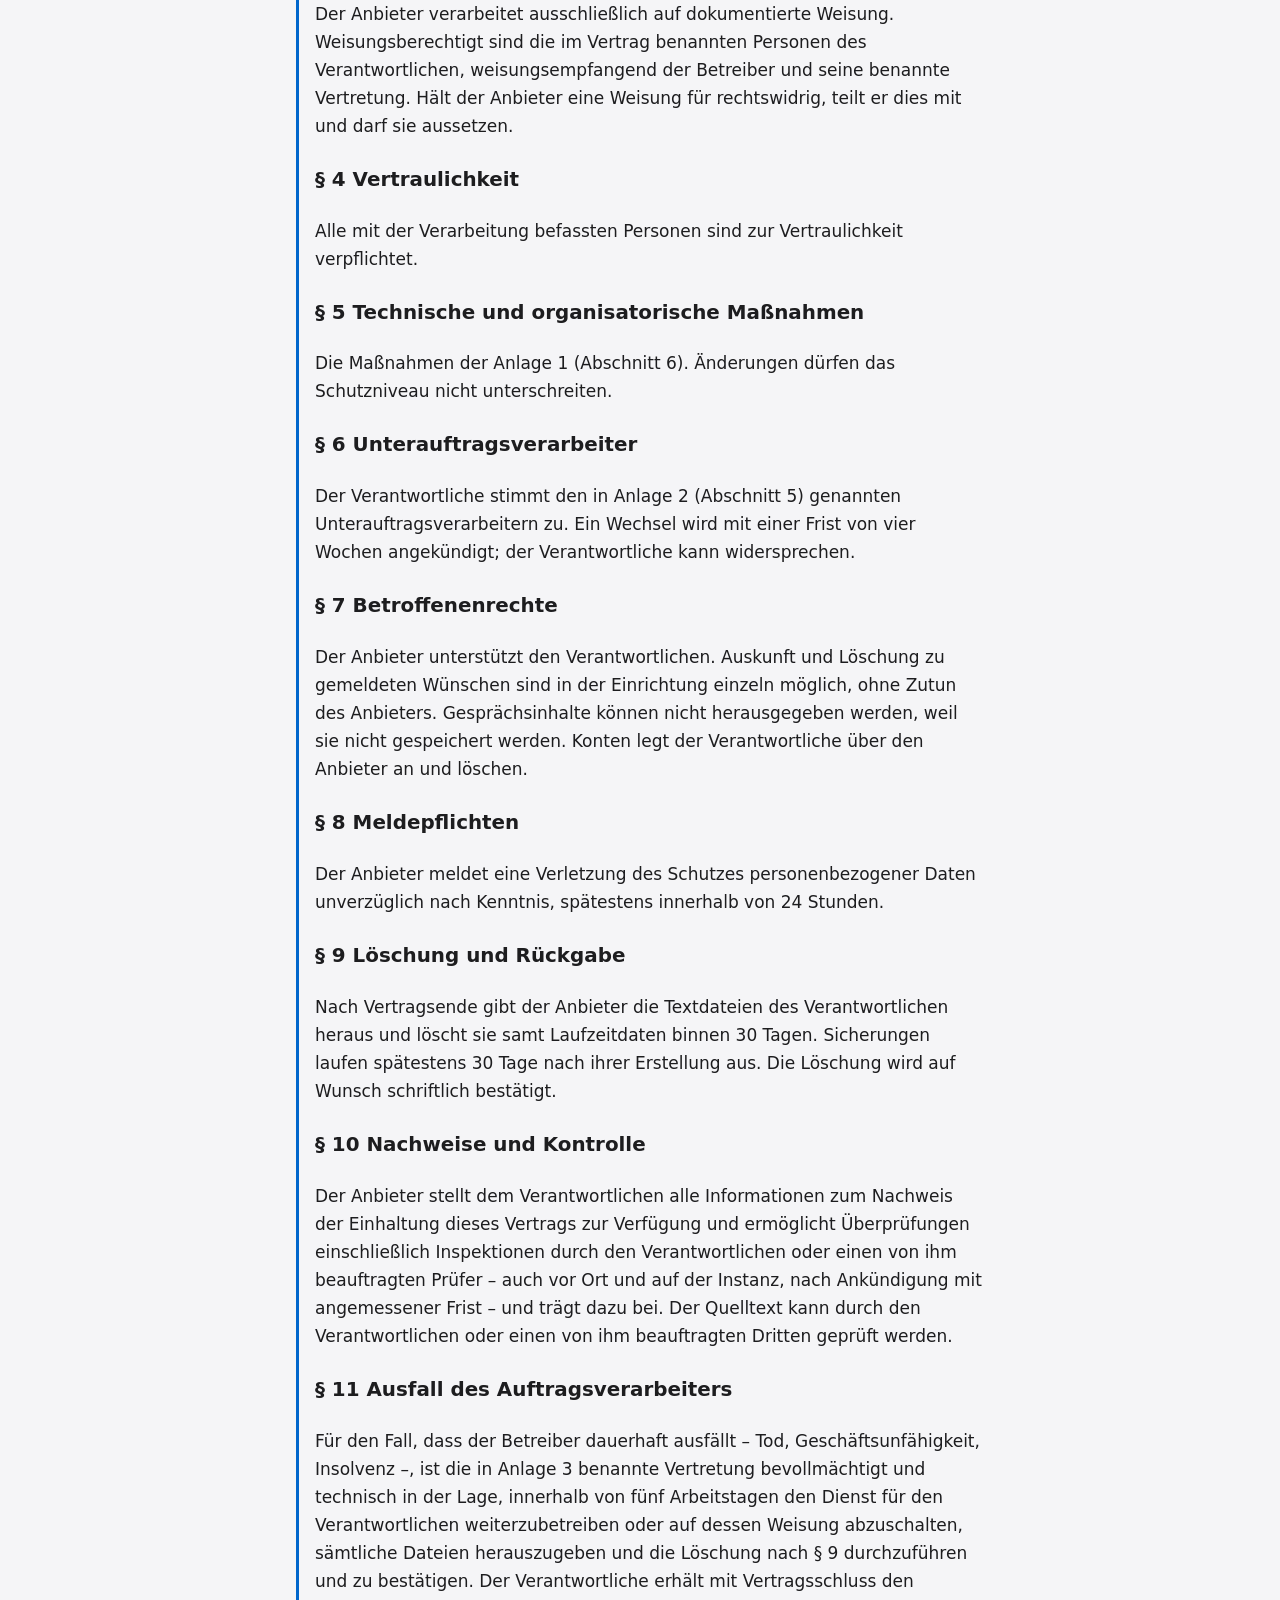
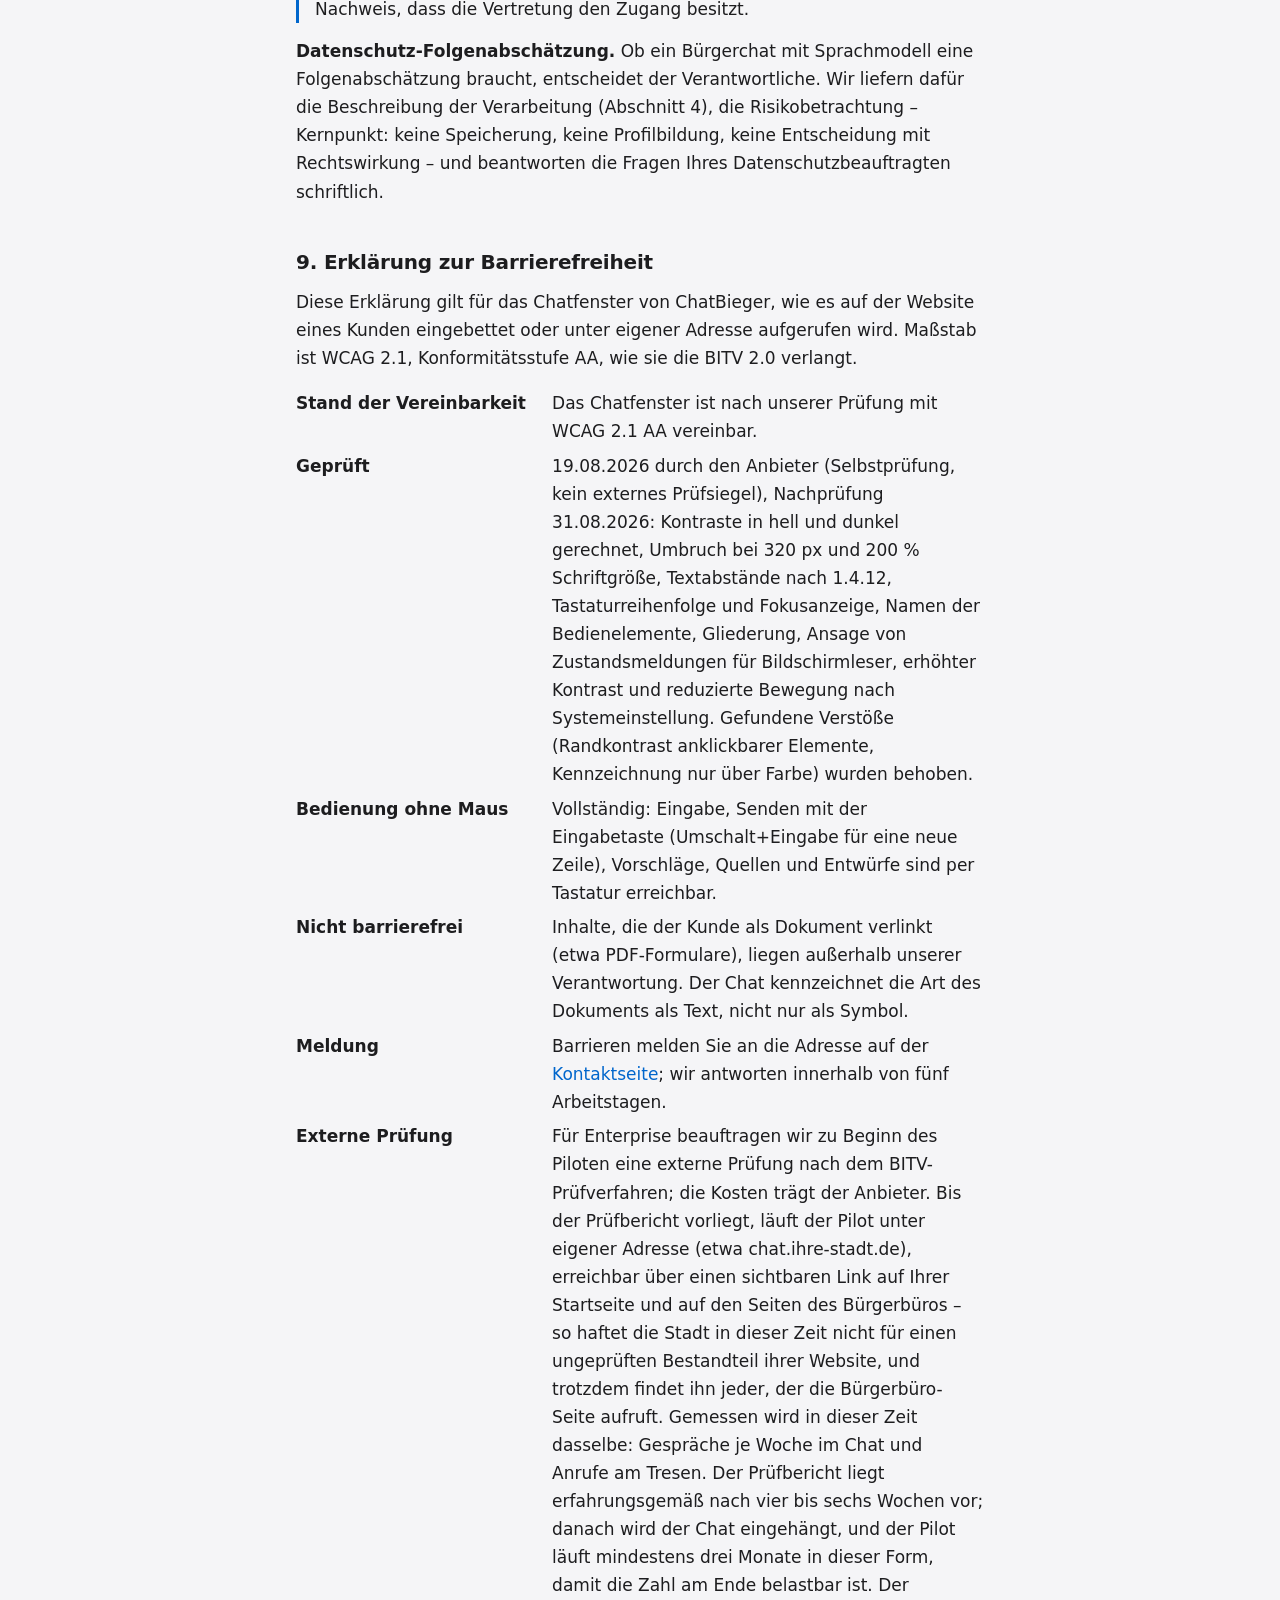
<file: unterlagen.html>
<!doctype html>
<html lang="de">
<head>
  <meta charset="utf-8">
  <meta name="viewport" content="width=device-width, initial-scale=1">
  <!-- Vor dem Stylesheet: sonst malt der Browser die Leinwand weiß, und der
       Sprung in die App blitzt einmal hell auf. -->
  <meta name="color-scheme" content="light dark">
  <title>Unterlagen für Ihre Vorlage – ChatBieger</title>
  <meta name="description" content="Alles, was eine Verwaltung oder ein Unternehmen mit Nachweispflicht braucht, bevor ein Gespräch überhaupt Sinn hat – auf einer Seite, ohne Anfrage. Jeder Abschnitt lässt sich einzeln verlinken und ausdrucken.">
  <link rel="icon" type="image/png" href="favicon.png">
  <link rel="canonical" href="https://chatbieger.com/unterlagen.html">
  <meta property="og:title" content="Unterlagen für Ihre Vorlage – ChatBieger">
  <meta property="og:description" content="Alles, was eine Verwaltung oder ein Unternehmen mit Nachweispflicht braucht, bevor ein Gespräch überhaupt Sinn hat – auf einer Seite, ohne Anfrage.">
  <meta property="og:type" content="website">
  <meta property="og:url" content="https://chatbieger.com/unterlagen.html">
  <meta property="og:site_name" content="ChatBieger">
  <meta property="og:locale" content="de_DE">
  <meta property="og:image" content="https://chatbieger.com/og-bild.png">
  <meta property="og:image:width" content="1200">
  <meta property="og:image:height" content="630">
  <meta property="og:image:alt" content="ChatBieger – Dein Unternehmen ansprechbar mit KI">
  <meta name="twitter:card" content="summary_large_image">
  <link rel="stylesheet" href="tokens.css">
  <link rel="stylesheet" href="styles.css">
  <style>
    main h2 { margin-top: 2.5rem; }
    main h3 { margin-top: 1.5rem; }
    table { width: 100%; border-collapse: collapse; font-size: .95rem; margin: 1rem 0; }
    th, td { text-align: left; vertical-align: top; padding: .5rem .6rem; border-bottom: 1px solid var(--line); }
    th { font-weight: 600; }
    .toc { display: grid; gap: .35rem; margin: 1rem 0 0; padding: 0; list-style: none; }
    .toc a { text-decoration: none; }
    .draft { border-left: 3px solid var(--accent); padding-left: 1rem; }
    .wrap { max-width: 46rem; }
    dl { display: grid; grid-template-columns: max-content 1fr; gap: .4rem 1.2rem; }
    dt { font-weight: 600; }
    dd { margin: 0; }
    @media (max-width: 40rem) { dl { grid-template-columns: 1fr; } }
  </style>
</head>
<body>

<div class="topbar">
  <div class="wrap">
    <a class="marke" href="./"><img src="chatbieger-logo.png" alt="" width="26" height="26"><span>ChatBieger</span></a>
    <nav aria-label="ChatBieger">
      <a href="https://chat.demo.chatbieger.com/">Demos</a>
      <a href="unterlagen.html">Unterlagen</a>
      <a href="kontakt.html">Kontakt</a>
      <a class="topbar-demo" href="https://admin.demo.chatbieger.com/">Anmelden</a>
    </nav>
  </div>
</div>

<main>
  <div class="wrap">
    <h1>Unterlagen für Ihre Vorlage</h1>
    <p class="muted">
      Alles, was eine Verwaltung oder ein Unternehmen mit Nachweispflicht braucht, bevor
      ein Gespräch überhaupt Sinn hat – auf einer Seite, ohne Anfrage. Stand 02.09.2026.
      Jeder Abschnitt lässt sich einzeln verlinken und ausdrucken.
    </p>
    <ul class="toc">
      <li><a href="#vorlage">0. Die Vorlage auf einer Seite</a></li>
      <li><a href="#produkt">1. Was ChatBieger ist</a></li>
      <li><a href="#preise">2. Preisblatt</a></li>
      <li><a href="#datenschutzerklaerung">3. Datenschutzerklärung für den Assistenten</a></li>
      <li><a href="#verarbeitung">4. Was tatsächlich verarbeitet wird</a></li>
      <li><a href="#unterauftrag">5. Unterauftragsverarbeiter und Ort der Verarbeitung</a></li>
      <li><a href="#tom">6. Technische und organisatorische Maßnahmen</a></li>
      <li><a href="#loeschung">7. Löschkonzept</a></li>
      <li><a href="#avv">8. Auftragsverarbeitungsvertrag (Muster)</a></li>
      <li><a href="#barrierefreiheit">9. Erklärung zur Barrierefreiheit</a></li>
      <li><a href="#betrieb">10. Betrieb, Verfügbarkeit und Ausfall</a></li>
      <li><a href="#referenzen">11. Referenzen</a></li>
      <li><a href="#demos">12. Die Demos und die gezeigten Organisationen</a></li>
      <li><a href="#falsch">13. Wenn eine Auskunft falsch war</a></li>
      <li><a href="#einbindung">14. So kommt der Assistent auf Ihre Website</a></li>
      <li><a href="#pflege">15. Was die Pflege kostet, in Minuten</a></li>
      <li><a href="#verzeichnis">16. Verzeichnis der Verarbeitungstätigkeit und Schwellwertanalyse</a></li>
    </ul>

    <h2 id="vorlage">0. Die Vorlage auf einer Seite</h2>
    <p class="muted">Für den Verwaltungsausschuss oder den Rat: Sachverhalt, Kosten, Nutzen, Risiko, Ausstieg, Beschlussvorschlag. Zum Übernehmen; Klammern ersetzen. Alles, was darin steht, ist auf dieser Seite belegt.</p>
    <div class="card">
      <p><strong>Sachverhalt.</strong> Das Bürgerbüro beantwortet täglich dieselben Fragen am Telefon – Personalausweis, Ummeldung, Führungszeugnis, Termin –, obwohl die Antworten auf [Website] stehen. Ein KI-Assistent auf der Website beantwortet diese Fragen aus den eigenen Leistungsbeschreibungen der Stadt, nennt zu jeder Antwort Quelle und Stand, verweist bei Zuständigkeit des Landkreises dorthin und sagt bei allem anderen, dass er es nicht weiß. Gesprächsinhalte werden nicht gespeichert – im Fehlerfall kann ein Bruchstück einer Eingabe bis zu 30 Tage im Betriebsprotokoll liegen (Abschnitt 7). Die Verarbeitung erfolgt vollständig in der EU.</p>
      <p><strong>Kosten.</strong> Pilot: 0 € für [Dauer], befristet, endet ohne Kündigung. Danach [1.290] € im Monat zzgl. USt. bei bis zu 40 Leistungen und einmalig [6.500] € Einrichtung: im ersten Jahr [21.980] €, in jedem weiteren [15.480] € netto. Direktauftrag möglich; über vier Jahre [68.420] € netto.</p>
      <p><strong>Nutzen.</strong> Gemessen wird eine Zahl: ersparte Anrufe und E-Mails je Woche im Bürgerbüro, erhoben vor dem Pilot und an seinem Ende. Ab etwa 200 ersparten Anrufen im Monat trägt sich der Assistent; ein Bürgerbüro dieser Größe hat das in zwei Wochen. Dazu: erreichbar abends und am Wochenende, in sieben Sprachen, barrierefrei.</p>
      <p><strong>Risiko.</strong> Eine falsche Auskunft: Jede Antwort trägt Quelle und Prüfdatum, Änderungen auf der Website werden täglich erkannt, verbindlich bleibt der Bescheid; das steht dauerhaft im Chat. Der Anbieter ist ein Einzelunternehmen: Die Konfiguration ist jederzeit herunterladbar, der Quelltext liegt zur Hinterlegung vor, eine Vertretung ist benannt ([Name, Rechtsform], Zugang nachgewiesen), der Betrieb ohne den Anbieter ist möglich. Datenschutz: AVV, Löschkonzept und Verzeichnis liegen vor; der Datenschutzbeauftragte hat [Stellungnahme].</p>
      <p><strong>Ausstieg.</strong> Der Pilot endet am [Datum] von selbst. Der Vertrag ist nach dem ersten Jahr monatlich kündbar; die Stadt erhält alle Dateien und eine Löschbestätigung binnen 30 Tagen.</p>
      <p><strong>Was heute vorliegt und was noch kommt.</strong> Liegt vor: Preisblatt, Datenschutzerklärung, Verarbeitungsverzeichnis, Subprozessoren, Maßnahmen, Löschkonzept, AVV als lesbarer Entwurf, Barrierefreiheitserklärung als Selbstprüfung, Ausfallregel, Einbindung, Pflegeaufwand. Kommt mit dem Angebot: Name und Rechtsform der Vertretung mit Nachweis des Zugangs, der datierte AVV mit Anlage 3, das auf die Stadt ausgefüllte Preisblatt. Kommt im Pilot, vor der Einbindung auf Ihrer Website: der externe BITV-Prüfbericht.</p>
      <p><strong>Beschlussvorschlag.</strong> Die Verwaltung wird beauftragt, mit [Anbieter] einen Pilotbetrieb des KI-Assistenten für das Bürgerbüro bis zum [Datum] durchzuführen, die Ausgangszahl vorher zu erheben und dem Ausschuss am [Datum] das Ergebnis mit einer Empfehlung vorzulegen. Kosten für den Pilot entstehen nicht.</p>
    </div>

    <h2 id="produkt">1. Was ChatBieger ist</h2>
    <p>Ein KI-Assistent, der auf der Website einer Organisation Fragen zu deren Leistungen beantwortet und Anliegen im Gespräch aufnimmt. Er antwortet ausschließlich aus dem, was die Organisation selbst hinterlegt hat – je Leistung eine kurze Beschreibung in normalen Worten, meist aus der bestehenden Website übernommen und verdichtet. Jede Antwort nennt ihre Quelle; was nicht aus den eigenen Angaben stammt, wird als „ohne Gewähr" gekennzeichnet. Gespräche werden nicht gespeichert.</p>
    <p>Drei Stufen je Leistung, unabhängig voneinander wählbar: <strong>Auskunft</strong> (Fragen beantworten, Formulare verlinken, Zuständige nennen), <strong>Erfassen</strong> (Angaben im Gespräch aufnehmen, Ergebnis ist ein E-Mail-Entwurf, den die Person selbst abschickt), <strong>Verbinden</strong> (Vorgang direkt im Fachsystem anlegen, über dessen eigene Schnittstelle, mit einer Freigabeliste je Leistung).</p>
    <p>Technisch ist es ein einziger Dienst, der Chat, Einrichtung und Dateien ausliefert. Die Konfiguration einer Organisation ist ein Ordner lesbarer Textdateien, der jederzeit heruntergeladen werden kann. Der Assistent spricht den offenen Standard MCP (Model Context Protocol) – die Schnittstelle, über die KI-Programme Werkzeuge benutzen. Das heißt: Er ist nicht an unseren Chat gebunden und funktioniert auch in Claude, ChatGPT und anderen Assistenten.</p>
    <p>Anbieter: AppBieger – Stephan Tomforde, Einzelunternehmen, Reith 27, 21698 Brest. Kontaktdaten auf der <a href="kontakt.html">Kontaktseite</a>. Der Dienst ist seit August 2026 öffentlich in Betrieb; Änderungen erscheinen im Cockpit als Vorschlag mit Unterschieden, nie stillschweigend. Angaben zum Unternehmen für die Vergabestelle – Gründungsjahr, Gewerbeanmeldung, Berufshaftpflicht mit Deckungssumme, Unbedenklichkeitsbescheinigung, Eigenerklärung zur Zuverlässigkeit – gehen Ihnen als Blatt mit dem Angebot zu.</p>

    <h2 id="preise">2. Preisblatt</h2>
    <p>Alle Preise netto, zuzüglich Umsatzsteuer.</p>
    <table>
      <tr><th>Variante</th><th>Für wen</th><th>Monatlich</th><th>Einrichtung</th><th>Enthalten</th></tr>
      <tr><td>Community</td><td>Selbsthoster</td><td>0 €</td><td>–</td><td>Quelltext unter AGPL-3.0, eigener Betrieb, eigenes Sprachmodell. Kein Vertrag, kein Support.</td></tr>
      <tr><td>Professional</td><td>Betriebe, Praxen, Vereine</td><td>249 €</td><td>1.500 €</td><td>Betrieb, Updates, Modellkosten bei fairer Nutzung, Logo und Farbe. Sprachmodell wählen wir; Verarbeitung kann außerhalb der EU liegen. AVV inklusive.</td></tr>
      <tr><td>Enterprise</td><td>Kommunen, alles mit Nachweispflicht</td><td>ab 890 €</td><td>ab 4.500 €</td><td>Verarbeitung in der EU oder eigener Modellschlüssel, Betrieb auf eigener Infrastruktur möglich, AVV, Löschkonzept, Verfügbarkeitszusage, Anbindung von Fachsystemen. Staffel siehe unten.</td></tr>
    </table>
    <p><strong>Die Enterprise-Staffel.</strong> Sie hängt nur an der Zahl der hinterlegten Leistungen; Standorte, Nutzerzahl und Gesprächsmenge spielen keine Rolle.</p>
    <table>
      <tr><th>Leistungen</th><th>Monatlich</th><th>Einrichtung (einmalig)</th><th>Darin enthalten</th></tr>
      <tr><td>bis 15</td><td>890 €</td><td>4.500 €</td><td>Import aus Ihrer Website, Abnahme jeder Leistung mit Ihrem Fachbereich, Einbindung, Datenschutz-Unterlagen ausgefüllt auf Ihre Organisation</td></tr>
      <tr><td>bis 40</td><td>1.290 €</td><td>6.500 €</td><td>dasselbe</td></tr>
      <tr><td>darüber</td><td>1.690 €</td><td>8.500 €</td><td>dasselbe; ab hier meist mehrere Fachbereiche</td></tr>
    </table>
    <p><strong>Beispiel: eine Mittelstadt, deren Bürgerbüro rund 30 Leistungen anbietet.</strong> Stufe „bis 40": 1.290 € im Monat, Einrichtung 6.500 €. Im ersten Jahr 21.980 € netto, in jedem weiteren 15.480 €. Weitere Leistungen entstehen im Cockpit ohne Aufpreis, bis die nächste Stufe erreicht ist; die Stufe wechselt zum Monatsersten, nie rückwirkend. Kündbar monatlich nach dem ersten Jahr.</p>
    <p><strong>Wenn der Landkreis später für alle einkauft.</strong> Ihre Leistungsbeschreibungen sind Ihre Textdateien; sie gehen in jedes andere System mit, auch in eines des Landkreises. Kaufen mehrere kreisangehörige Kommunen gemeinsam, gilt die Staffel je Kommune mit 20 % Nachlass ab der dritten; ein späterer Beitritt weiterer Kommunen senkt den Preis für alle rückwirkend zum Beitrittsmonat. Doppelt zahlt niemand.</p>
    <p><strong>Was das im Vergleich heißt.</strong> Ja, es gibt Kommunal-Assistenten für 49 bis 69 € im Monat. Sie beantworten Fragen aus einem Katalog, den jemand bei Ihnen pflegt. Drei Unterschiede, die den Preis tragen: Erstens nimmt dieser Assistent Anliegen auf und übergibt sie als fertigen Vorgang, statt nur zu antworten. Zweitens sagt er zu, wo Ihre Daten verarbeitet werden, und liefert den Vertrag dazu. Drittens ist er nicht an unseren Chat gebunden: Dieselben Leistungen sind für ChatGPT, Claude und die Assistenten erreichbar, die Bürgerinnen und Bürger demnächst mitbringen. Und er ist der einzige, dessen Preis, Vertrag und Unterlagen Sie lesen konnten, bevor Sie angefragt haben. <strong>In einem Satz für den Rat:</strong> Für 69 € bekommt man ein Nachschlagewerk, das Fragen beantwortet; hier bekommt die Stadt eine Auskunft rund um die Uhr, die Anliegen aufnimmt, jede Antwort mit Quelle und Stand belegt, in Deutschland verarbeitet und dafür einen Vertrag mitbringt.</p>
    <p><strong>Für die Kämmerei.</strong> Das ist keine Einsparung, die eine Haushaltsstelle trifft: Es entfällt keine Stelle und kein Sachkonto. Es ist Erreichbarkeit – abends, am Wochenende, in sieben Sprachen, ohne Warteschleife – und Entlastung des Tresens von den Anrufen, die heute Zeit für die Anliegen nehmen, die wirklich einen Menschen brauchen. „Trägt sich" heißt hier: Die Personalzeit, die die ersparten Anrufe gekostet hätten, ist größer als der Preis; sie wird als Kapazität frei, nicht als Geld.</p>
    <p><strong>Eigene Vergleichsangebote einholen.</strong> Ihre Vergabestelle will Preise, die Sie selbst eingeholt haben. Eine Leistungsbeschreibung, die Sie unverändert an drei Anbieter schicken können, steht hier: „KI-Assistent für die Website der Stadt, der Fragen zu rund 30 Leistungen des Bürgerbüros aus den eigenen Angaben der Stadt beantwortet, zu jeder Antwort Quelle und Prüfdatum nennt, bei fremder Zuständigkeit dorthin verweist, Anliegen im Gespräch aufnimmt und als E-Mail übergibt, Gespräche nicht speichert, vollständig in der EU verarbeitet, WCAG 2.1 AA erfüllt, mit Auftragsverarbeitungsvertrag, Löschkonzept und Verfügbarkeitszusage; Einbindung per Skript in die bestehende Website; Pflege der Inhalte durch das Bürgerbüro in normaler Sprache ohne Formularbau."</p>
    <p><strong>Für den Personalrat.</strong> Durch den Assistenten entfällt keine Stelle und keine Aufgabe. Er nimmt die Anrufe und E-Mails ab, die heute in der Warteschleife hängen oder abends um zehn unbeantwortet bleiben, und er verweist bei allem, was er nicht sicher weiß, auf die Menschen im Bürgerbüro. Die Erfolgszahl des Piloten ist „ersparte Anrufe", nicht „ersparte Stunden".</p>
    <p><strong>Pilot für Enterprise.</strong> Der Einstieg ist ein befristeter Pilot ohne Rechnung: gemeinsam festgelegtes Enddatum, vorher erhobene Ausgangszahl (Anrufe und Anfragen je Woche im betroffenen Bereich), vorher vereinbartes Kriterium, an dem sich am Ende entscheidet, ob es weitergeht. Am Enddatum endet der Pilot ohne Kündigung. Was während des Pilots entsteht – Beschreibungen, Einstellungen – gehört der Organisation und wird herausgegeben. <strong>Die Ausgangszahl, ehrlich:</strong> Wo eine Telefonanlage Anrufe zählt, lesen wir die Auswertung einer Woche, und Ihr Tresen tut nichts. Wo nicht, ist es eine Woche Strichliste an der Theke – ein Strich je Anruf und E-Mail, etwa der Aufwand einer Urlaubsvertretungsliste. Das Blatt liefern wir, auswerten tun wir. Die externe Prüfung der Barrierefreiheit (Abschnitt 9) wird während des Piloten beauftragt und vom Anbieter bezahlt.</p>
    <p><strong>Was „faire Nutzung" heißt.</strong> Ein vollständiges Gespräch mit Erfassung kostet uns beim Modell zwischen drei und sieben Cent. Die Monatsgebühr deckt eine Nutzung, wie sie für eine Organisation dieser Größe üblich ist; wird sie über Monate hinweg deutlich überschritten, sprechen wir vorher darüber, nie nachträglich per Rechnung. Was der Assistent im Monat übernommen hat, sehen Sie jederzeit selbst im Cockpit.</p>
    <p><strong>Vergabe.</strong> In Niedersachsen ist ein Direktauftrag bis 100.000 € netto möglich (Stand 2026; Ihre Vergabestelle prüft den aktuellen Wert). Das Beispiel oben liegt über vier Jahre bei 68.420 € netto. Für die Angemessenheitsprüfung nennen wir Ihnen auf Wunsch Namen vergleichbarer Anbieter, damit Sie dort selbst anfragen – Angebote holen wir für Sie keine ein.</p>

    <h2 id="datenschutzerklaerung">3. Datenschutzerklärung für den Assistenten</h2>
    <p class="muted">Das ist der Text, den Sie in Ihre eigene Datenschutzerklärung übernehmen – und zugleich das, was für den Assistenten selbst gilt, auch in unseren Demos. Verantwortlich für den Chat auf Ihrer Website sind Sie; wir sind Auftragsverarbeiter.</p>
    <div class="card">
      <h3 style="margin-top:0">KI-Assistent</h3>
      <p>Auf unserer Website bieten wir einen KI-Assistenten an, der Fragen zu unseren Leistungen beantwortet und Anliegen aufnimmt. Betrieben wird er von AppBieger – Stephan Tomforde, Reith 27, 21698 Brest, in unserem Auftrag.</p>
      <p><strong>Was verarbeitet wird.</strong> Ihre Nachrichten werden zur Beantwortung an einen Anbieter von Sprachmodellen übertragen. <strong>Der Gesprächsverlauf wird nicht dauerhaft gespeichert</strong> – er liegt für die Dauer des Gesprächs im Arbeitsspeicher und wird spätestens 30 Minuten nach der letzten Nachricht verworfen. Ihre IP-Adresse wird ausschließlich für eine Minute im Arbeitsspeicher gehalten, um Missbrauch zu begrenzen, und nicht gespeichert.</p>
      <p><strong>Was gespeichert wird.</strong> Anonyme Zählwerte über Nutzung und Kosten ohne Bezug zu Ihrer Person. Melden Sie über den Assistenten, dass Ihnen eine Leistung gefehlt hat, speichern wir Ihren Wunsch als einen Satz, um unser Angebot zu verbessern; er wird nach 90 Tagen gelöscht. Bitte nennen Sie darin keine Namen, Adressen oder Aktenzeichen.</p>
      <p><strong>E-Mails.</strong> Erstellt der Assistent einen E-Mail-Entwurf, öffnet dieser sich in Ihrem eigenen E-Mail-Programm. Abgeschickt wird er von Ihnen, nicht von uns.</p>
      <p><strong>Rechtsgrundlage</strong> – <em>Fassung für Unternehmen und Vereine:</em> unser berechtigtes Interesse an einer erreichbaren Auskunft (Art. 6 Abs. 1 lit. f DSGVO), bei Anliegen im Rahmen der Anbahnung oder Durchführung eines Vertrags Art. 6 Abs. 1 lit. b DSGVO. <em>Fassung für öffentliche Stellen (nur diese übernehmen):</em> die Wahrnehmung unserer Aufgabe der Bürgerinformation und Bürgerberatung nach Art. 6 Abs. 1 lit. e DSGVO in Verbindung mit [§ … NKomVG / § 3 NDSG / Aufgabenzuweisung eintragen]; ein berechtigtes Interesse nach lit. f steht Behörden in Erfüllung ihrer Aufgaben nicht zu (Art. 6 Abs. 1 UAbs. 2 DSGVO).</p>
      <p><strong>Übermittlung in Drittländer.</strong> <em>Professional:</em> Der Anbieter des Sprachmodells sitzt in den USA; die Übermittlung erfolgt auf Grundlage von Standardvertragsklauseln. <em>Enterprise:</em> Die Verarbeitung erfolgt vollständig innerhalb der EU; dieser Absatz entfällt.</p>
      <p><strong>Hinweis vor dem Gespräch.</strong> Der Chat sagt vor der ersten Eingabe, dass ein Sprachmodell antwortet, dass der Verlauf nicht gespeichert wird, und bittet darum, keine Ausweisnummern, Gesundheitsdaten oder Aktenzeichen einzugeben.</p>
      <p>Sie erreichen den Assistenten nicht? Alle Wege stehen unverändert offen – Telefon, E-Mail und persönlich.</p>
    </div>

    <h2 id="verarbeitung">4. Was tatsächlich verarbeitet wird</h2>
    <p class="muted">Aus dem Quelltext abgeleitet, Stand 19.08.2026 – damit sich jede Angabe nachprüfen lässt.</p>
    <h3>Besucher des Chats</h3>
    <table>
      <tr><th>Was</th><th>Wo</th><th>Wie lange</th></tr>
      <tr><td>Nachrichten des Gesprächs</td><td>Arbeitsspeicher; zur Beantwortung an den Modellanbieter übertragen</td><td>30 Minuten ohne Aktivität, danach verworfen. Nie auf Platte.</td></tr>
      <tr><td>IP-Adresse</td><td>Arbeitsspeicher, für die Mengenbegrenzung</td><td>60 Sekunden, nie geschrieben</td></tr>
      <tr><td>Verbrauchszahlen: Zeitpunkt, Mandant, zufällige Gesprächs-ID, Modell, Tokenzahlen</td><td>Datenbank der Instanz</td><td>solange der Mandant besteht. Kein Inhalt, kein Personenbezug.</td></tr>
      <tr><td>Gemeldete Wünsche („was gefehlt hat"), ein Satz</td><td>Datenbank der Instanz</td><td>90 Tage; höchstens 500 je Mandant; einzeln löschbar</td></tr>
      <tr><td>E-Mail-Entwurf</td><td>entsteht als Link im Browser des Besuchers</td><td>wird von uns weder gesendet noch gespeichert</td></tr>
    </table>
    <p><strong>Kein Zugriffsprotokoll.</strong> Der Reverse Proxy schreibt keine Zugriffe mit IP-Adressen; der Prozess protokolliert keine Anfragen. <strong>Eine ehrliche Ausnahme:</strong> Der Fehlerpfad schreibt Ausnahmen ins Containerprotokoll; eine Ausnahme kann im Einzelfall Bruchstücke einer Eingabe enthalten. Das Protokoll ist auf 3 × 10 MB begrenzt und rollt über.</p>
    <h3>Konten der Kundenseite</h3>
    <table>
      <tr><th>Was</th><th>Wie lange</th></tr>
      <tr><td>E-Mail oder Benutzername, Name, Passwort als scrypt-Hash, Anlagedatum</td><td>bis das Konto gelöscht wird</td></tr>
      <tr><td>Sitzungen: nur der SHA-256-Wert des Tokens, Ablauf</td><td>30 Tage; Passwortwechsel beendet alle</td></tr>
      <tr><td>Freigaben Konto → Mandant</td><td>bis zum Entzug</td></tr>
    </table>
    <p><strong>Inhalte des Kunden:</strong> die Textdateien je Mandant. Was dort steht, bestimmt der Kunde – auch, ob Namen und Durchwahlen von Mitarbeitenden darin vorkommen.</p>

    <h2 id="unterauftrag">5. Unterauftragsverarbeiter und Ort der Verarbeitung</h2>
    <table>
      <tr><th>Wer</th><th>Wofür</th><th>Ort</th><th>Drittland</th></tr>
      <tr><td>Amazon Web Services (Lightsail)</td><td>Hosting der Instanz</td><td>eu-central-1, Frankfurt am Main</td><td>nein</td></tr>
      <tr><td>OpenRouter, Inc.</td><td>Vermittlung der Modellanfragen (nur Professional)</td><td>USA</td><td>ja, Standardvertragsklauseln</td></tr>
      <tr><td>Anthropic PBC</td><td>Beantwortung der Anfragen (Professional: über OpenRouter, USA; Enterprise: über Amazon Bedrock in Frankfurt)</td><td>USA bzw. Frankfurt</td><td>Professional ja, Enterprise nein</td></tr>
      <tr><td>GitHub, Inc. (nur Professional)</td><td>verschlüsselte Sicherung</td><td>USA</td><td>ja – verschlüsselt mit einem Schlüssel, den GitHub nicht hat</td></tr>
      <tr><td>Amazon Web Services (nur Enterprise)</td><td>verschlüsselte Sicherung</td><td>eu-central-1, Frankfurt am Main</td><td>nein</td></tr>
      <tr><td>Notfallvertretung des Betreibers (Anlage 3 des AVV)</td><td>Weiterbetrieb oder Abschaltung nur im Ausfall; bis dahin ist ihr Zugang technisch deaktiviert</td><td>Deutschland</td><td>nein</td></tr>
    </table>
    <p><strong>Was der Modellanbieter mit der Eingabe macht.</strong> <em>Enterprise (Amazon Bedrock, Frankfurt):</em> Ein- und Ausgaben werden nach Bearbeitung nicht gespeichert und nicht zum Training verwendet; Vertragspartner ist Amazon Web Services EMEA SARL (Luxemburg) mit dem AWS-Datenverarbeitungszusatz; die Verarbeitung verlässt die Region nicht. <em>Professional (OpenRouter, USA):</em> OpenRouter leitet durch und protokolliert die Eingabe nicht (Einstellung des Betreibers); Anthropic verwendet Eingaben über die Schnittstelle nicht zum Training und hält sie laut seinen veröffentlichten Bedingungen bis zu 30 Tage zur Missbrauchskontrolle. Beide Verhältnisse beruhen auf den Standard-Datenverarbeitungsverträgen der Anbieter, nicht auf Individualverträgen; wir legen sie auf Wunsch vor. Zur Frage des Mutterkonzerns: Für Enterprise ist der Vertragspartner die europäische AWS-Gesellschaft, die Daten bleiben in Frankfurt, und Amazon hat den Zugriff auf Bedrock-Inhalte vertraglich ausgeschlossen; eine Übermittlungs-Folgenabschätzung ist damit nicht nötig, eine Betrachtung des Zugriffsrisikos legen wir bei.</p>
    <p><strong>Enterprise</strong> schließt Drittland vollständig aus: Die Modellanfragen laufen über Amazon Bedrock in eu-central-1, dieselben Modelle, innerhalb der EU; die nächtliche Sicherung liegt verschlüsselt in derselben Region, nicht bei GitHub. Es bleibt kein Unterauftragsverarbeiter außerhalb der EU. Alternativ betreiben Sie die Instanz auf eigener Infrastruktur mit eigenem Modellschlüssel. <strong>Professional</strong> sagt den Ort bewusst nicht zu – das macht den Tarif günstig – und ist für Behörden nicht vorgesehen. <strong>Die Demos</strong> auf chat.demo.chatbieger.com laufen auf dem Professional-Weg: Hosting in Frankfurt, Modellanfragen über OpenRouter in die USA.</p>

    <h2 id="tom">6. Technische und organisatorische Maßnahmen</h2>
    <ul>
      <li>Übertragung ausschließlich über TLS.</li>
      <li>Zugang zur Einrichtung nur mit Konto; Freigabe je Mandant, kein impliziter Zugriff.</li>
      <li>Passwörter als scrypt-Hash mit eigenem Salt; von Sitzungstoken wird nur der SHA-256-Wert gespeichert.</li>
      <li>Trennung der Mandanten: getrennte Ordner, jede Anfrage gegen die Freigabe geprüft.</li>
      <li>Mengenbegrenzung je IP und Konto, Verzögerung nach Fehlanmeldungen.</li>
      <li>Nächtliche Sicherung, verschlüsselt (AES-256), außerhalb der Instanz; Sicherungen laufen nach 30 Tagen aus.</li>
      <li>Keine Zugriffsprotokolle mit IP-Adressen.</li>
      <li>Stufe 3: je Leistung eine Freigabeliste der erlaubten Werkzeuge im Fachsystem; alles andere ist gesperrt.</li>
      <li>Zugriff beim Anbieter: Auf Mandantendateien, Datenbank und Protokolle der Instanz hat im laufenden Betrieb ausschließlich der Betreiber Zugriff, über einen Serverzugang mit Schlüssel statt Passwort; jede Anmeldung wird im Systemprotokoll der Instanz aufgezeichnet. Die Notfallvertretung (Abschnitt 5, AVV Anlage 3) besitzt einen hinterlegten Schlüssel, dessen Konto auf der Instanz bis zum Ausfall deaktiviert ist; die Aktivierung wird protokolliert und dem Kunden gemeldet. Ein Vier-Augen-Prinzip gibt es in einem Ein-Personen-Betrieb nicht; dafür stehen die Aufzeichnung und das Kontrollrecht aus § 10 des AVV.</li>
    </ul>

    <h2 id="loeschung">7. Löschkonzept</h2>
    <dl>
      <dt>Gespräche</dt><dd>nie gespeichert; Arbeitsspeicher, 30 Minuten nach der letzten Nachricht verworfen; ein Neustart beendet alle.</dd>
      <dt>IP-Adressen</dt><dd>60 Sekunden im Arbeitsspeicher, nie geschrieben.</dd>
      <dt>Gemeldete Wünsche</dt><dd>90 Tage, dann automatisch gelöscht; jederzeit einzeln im Cockpit löschbar.</dd>
      <dt>Verbrauchszahlen</dt><dd>ohne Personenbezug; gelöscht mit dem Mandanten.</dd>
      <dt>Konten</dt><dd>gelöscht auf Anweisung des Kunden; Sitzungen nach 30 Tagen.</dd>
      <dt>Containerprotokoll</dt><dd>Fehlermeldungen des Prozesses, im Einzelfall mit Bruchstücken einer Eingabe. Höchstens 30 MB, in der Regel wenige Tage; spätestens 30 Tage, weil der Container bei jeder Aktualisierung neu erstellt wird und das Protokoll damit verfällt. Zugriff hat nur der Betreiber über den Serverzugang; niemand sonst.</dd>
      <dt>Vertragsende</dt><dd>Herausgabe der Textdateien, Löschung samt Laufzeitdaten binnen 30 Tagen, Sicherungen laufen spätestens 30 Tage nach Erstellung aus. Löschbestätigung auf Wunsch schriftlich.</dd>
    </dl>

    <h2 id="avv">8. Auftragsverarbeitungsvertrag (Muster)</h2>
    <p class="muted">Muster nach Art. 28 DSGVO zwischen dem Kunden (Verantwortlicher) und AppBieger – Stephan Tomforde (Auftragsverarbeiter). Die Fassung hier ist der Entwurf, damit Sie ihn lesen können, bevor Sie anfragen. Die anwaltlich geprüfte Fassung mit Datum liegt vor dem ersten Enterprise-Vertrag vor und geht Ihnen mit dem Angebot zu; bis dahin gilt: Was hier steht, ist zugesagt, die Prüfung ändert Form, nicht Inhalt. Anlage 1 sind die Maßnahmen aus Abschnitt 6, Anlage 2 die Unterauftragsverarbeiter aus Abschnitt 5.</p>
    <div class="draft">
      <h3>§ 1 Gegenstand und Dauer</h3>
      <p>Der Anbieter betreibt für den Verantwortlichen einen KI-Assistenten, der Auskünfte zu dessen Leistungen erteilt und Anliegen im Gespräch aufnimmt. Der Vertrag läuft, solange der Hauptvertrag läuft.</p>
      <h3>§ 2 Art, Zweck, Datenarten, Betroffene</h3>
      <p>Verarbeitet werden die in Abschnitt 4 aufgeführten Daten, ausschließlich zum Betrieb des Assistenten. Betroffene sind die Besucher des Chats sowie die Mitarbeitenden des Verantwortlichen mit Zugang zur Einrichtung. Ausdrücklich nicht Gegenstand ist ein Vorgangsspeicher: Gesprächsinhalte werden nicht dauerhaft gespeichert.</p>
      <h3>§ 3 Weisungsbindung</h3>
      <p>Der Anbieter verarbeitet ausschließlich auf dokumentierte Weisung. Weisungsberechtigt sind die im Vertrag benannten Personen des Verantwortlichen, weisungsempfangend der Betreiber und seine benannte Vertretung. Hält der Anbieter eine Weisung für rechtswidrig, teilt er dies mit und darf sie aussetzen.</p>
      <h3>§ 4 Vertraulichkeit</h3>
      <p>Alle mit der Verarbeitung befassten Personen sind zur Vertraulichkeit verpflichtet.</p>
      <h3>§ 5 Technische und organisatorische Maßnahmen</h3>
      <p>Die Maßnahmen der Anlage 1 (Abschnitt 6). Änderungen dürfen das Schutzniveau nicht unterschreiten.</p>
      <h3>§ 6 Unterauftragsverarbeiter</h3>
      <p>Der Verantwortliche stimmt den in Anlage 2 (Abschnitt 5) genannten Unterauftragsverarbeitern zu. Ein Wechsel wird mit einer Frist von vier Wochen angekündigt; der Verantwortliche kann widersprechen.</p>
      <h3>§ 7 Betroffenenrechte</h3>
      <p>Der Anbieter unterstützt den Verantwortlichen. Auskunft und Löschung zu gemeldeten Wünschen sind in der Einrichtung einzeln möglich, ohne Zutun des Anbieters. Gesprächsinhalte können nicht herausgegeben werden, weil sie nicht gespeichert werden. Konten legt der Verantwortliche über den Anbieter an und löschen.</p>
      <h3>§ 8 Meldepflichten</h3>
      <p>Der Anbieter meldet eine Verletzung des Schutzes personenbezogener Daten unverzüglich nach Kenntnis, spätestens innerhalb von 24 Stunden.</p>
      <h3>§ 9 Löschung und Rückgabe</h3>
      <p>Nach Vertragsende gibt der Anbieter die Textdateien des Verantwortlichen heraus und löscht sie samt Laufzeitdaten binnen 30 Tagen. Sicherungen laufen spätestens 30 Tage nach ihrer Erstellung aus. Die Löschung wird auf Wunsch schriftlich bestätigt.</p>
      <h3>§ 10 Nachweise und Kontrolle</h3>
      <p>Der Anbieter stellt dem Verantwortlichen alle Informationen zum Nachweis der Einhaltung dieses Vertrags zur Verfügung und ermöglicht Überprüfungen einschließlich Inspektionen durch den Verantwortlichen oder einen von ihm beauftragten Prüfer – auch vor Ort und auf der Instanz, nach Ankündigung mit angemessener Frist – und trägt dazu bei. Der Quelltext kann durch den Verantwortlichen oder einen von ihm beauftragten Dritten geprüft werden.</p>
      <h3>§ 11 Ausfall des Auftragsverarbeiters</h3>
      <p>Für den Fall, dass der Betreiber dauerhaft ausfällt – Tod, Geschäftsunfähigkeit, Insolvenz –, ist die in Anlage 3 benannte Vertretung bevollmächtigt und technisch in der Lage, innerhalb von fünf Arbeitstagen den Dienst für den Verantwortlichen weiterzubetreiben oder auf dessen Weisung abzuschalten, sämtliche Dateien herauszugeben und die Löschung nach § 9 durchzuführen und zu bestätigen. Der Verantwortliche erhält mit Vertragsschluss den Nachweis, dass die Vertretung den Zugang besitzt.</p>
    </div>
    <p><strong>Datenschutz-Folgenabschätzung.</strong> Ob ein Bürgerchat mit Sprachmodell eine Folgenabschätzung braucht, entscheidet der Verantwortliche. Wir liefern dafür die Beschreibung der Verarbeitung (Abschnitt 4), die Risikobetrachtung – Kernpunkt: keine Speicherung, keine Profilbildung, keine Entscheidung mit Rechtswirkung – und beantworten die Fragen Ihres Datenschutzbeauftragten schriftlich.</p>

    <h2 id="barrierefreiheit">9. Erklärung zur Barrierefreiheit</h2>
    <p>Diese Erklärung gilt für das Chatfenster von ChatBieger, wie es auf der Website eines Kunden eingebettet oder unter eigener Adresse aufgerufen wird. Maßstab ist WCAG 2.1, Konformitätsstufe AA, wie sie die BITV 2.0 verlangt.</p>
    <dl>
      <dt>Stand der Vereinbarkeit</dt><dd>Das Chatfenster ist nach unserer Prüfung mit WCAG 2.1 AA vereinbar.</dd>
      <dt>Geprüft</dt><dd>19.08.2026 durch den Anbieter (Selbstprüfung, kein externes Prüfsiegel), Nachprüfung 31.08.2026: Kontraste in hell und dunkel gerechnet, Umbruch bei 320 px und 200 % Schriftgröße, Textabstände nach 1.4.12, Tastaturreihenfolge und Fokusanzeige, Namen der Bedienelemente, Gliederung, Ansage von Zustandsmeldungen für Bildschirmleser, erhöhter Kontrast und reduzierte Bewegung nach Systemeinstellung. Gefundene Verstöße (Randkontrast anklickbarer Elemente, Kennzeichnung nur über Farbe) wurden behoben.</dd>
      <dt>Bedienung ohne Maus</dt><dd>Vollständig: Eingabe, Senden mit der Eingabetaste (Umschalt+Eingabe für eine neue Zeile), Vorschläge, Quellen und Entwürfe sind per Tastatur erreichbar.</dd>
      <dt>Nicht barrierefrei</dt><dd>Inhalte, die der Kunde als Dokument verlinkt (etwa PDF-Formulare), liegen außerhalb unserer Verantwortung. Der Chat kennzeichnet die Art des Dokuments als Text, nicht nur als Symbol.</dd>
      <dt>Meldung</dt><dd>Barrieren melden Sie an die Adresse auf der <a href="kontakt.html">Kontaktseite</a>; wir antworten innerhalb von fünf Arbeitstagen.</dd>
      <dt>Externe Prüfung</dt><dd>Für Enterprise beauftragen wir zu Beginn des Piloten eine externe Prüfung nach dem BITV-Prüfverfahren; die Kosten trägt der Anbieter. Bis der Prüfbericht vorliegt, läuft der Pilot unter eigener Adresse (etwa chat.ihre-stadt.de), erreichbar über einen sichtbaren Link auf Ihrer Startseite und auf den Seiten des Bürgerbüros – so haftet die Stadt in dieser Zeit nicht für einen ungeprüften Bestandteil ihrer Website, und trotzdem findet ihn jeder, der die Bürgerbüro-Seite aufruft. Gemessen wird in dieser Zeit dasselbe: Gespräche je Woche im Chat und Anrufe am Tresen. Der Prüfbericht liegt erfahrungsgemäß nach vier bis sechs Wochen vor; danach wird der Chat eingehängt, und der Pilot läuft mindestens drei Monate in dieser Form, damit die Zahl am Ende belastbar ist. Der Prüfbericht geht Ihnen als Anhang für Ihre eigene Erklärung zu.</dd>
      <dt>Durchsetzungsverfahren</dt><dd>Bleibt eine Meldung ohne befriedigende Antwort, steht für Angebote niedersächsischer Behörden die Schlichtungsstelle bei der Landesbeauftragten für Menschen mit Behinderungen offen; für Bundesbehörden die Schlichtungsstelle nach § 16 BGG.</dd>
    </dl>
    <p><strong>Textbaustein für Ihre eigene Erklärung</strong> (zum Übernehmen, Klammern ersetzen):</p>
    <div class="card"><p>Der KI-Assistent auf dieser Website wird von [Anbieter] in unserem Auftrag betrieben. Er ist nach WCAG 2.1 AA gestaltet; die Prüfung erfolgte am [Datum] durch [Prüfstelle]. Bekannte Einschränkungen: [keine / Liste]. Barrieren melden Sie an [Adresse der Organisation]; wir antworten innerhalb von [Frist]. Bleibt Ihre Meldung ohne befriedigende Antwort, können Sie sich an die Schlichtungsstelle bei der Landesbeauftragten für Menschen mit Behinderungen wenden.</p></div>

    <h2 id="betrieb">10. Betrieb, Verfügbarkeit und Ausfall</h2>
    <p>ChatBieger wird von einer Person betrieben. Das ist der Grund für den Preis und für die kurzen Wege – und es ist die erste Frage, die eine Vorlage stellen muss. Darum steht hier, was gilt:</p>
    <ul>
      <li><strong>Ihre Daten sind jederzeit ohne uns zugänglich.</strong> Die Konfiguration Ihrer Organisation ist ein Ordner lesbarer Textdateien, den Sie im Cockpit jederzeit herunterladen können – ohne Anfrage, ohne Frist.</li>
      <li><strong>Betrieb ohne uns ist möglich.</strong> Der Quelltext steht unter AGPL-3.0. Enterprise-Kunden erhalten ihn mit dem Vertrag zur Hinterlegung; ein Betrieb durch Ihren IT-Dienstleister ist damit jederzeit möglich. Die Anleitung dafür ist Teil der Lieferung.</li>
      <li><strong>Erreichbarkeit.</strong> Werktags; Antwort auf Störungsmeldungen innerhalb eines Arbeitstags. Eine Verfügbarkeitszusage mit Reaktionszeiten ist Teil des Enterprise-Vertrags.</li>
      <li><strong>Ausfall des Betreibers.</strong> Fällt der Betreiber länger als zehn Arbeitstage aus, läuft die Instanz unverändert weiter – sie braucht für den Betrieb keine tägliche Hand. Für diesen Fall ist eine benannte Vertretung mit Zugang zur Infrastruktur hinterlegt. Name, Rechtsform und Zugangsregel nennen wir Ihnen mit dem Angebot, vor der Vorlage, nicht danach.</li>
      <li><strong>Erreichbarkeit in Zahlen.</strong> Werktags 9 bis 17 Uhr. Störungsmeldung: Reaktion innerhalb von vier Stunden, Behebung eines Ausfalls innerhalb eines Arbeitstags. Verfügbarkeit des Dienstes: 99,5 % im Monatsmittel, gemessen am Chat-Endpunkt. Diese Werte stehen so im Enterprise-Vertrag.</li>
      <li><strong>Ende des Betriebs.</strong> Mindestens 90 Tage Vorlauf, Herausgabe aller Dateien, Löschung nach Abschnitt 7. Der Vertrag endet dann ohne Kosten.</li>
      <li><strong>Der ungeordnete Fall: Tod oder Insolvenz.</strong> Die benannte Vertretung ist bevollmächtigt und hat den Zugang; sie betreibt innerhalb von fünf Arbeitstagen weiter oder schaltet auf Ihre Weisung ab, gibt alle Dateien heraus und bestätigt die Löschung (AVV § 11). Ihr IT-Dienstleister kann mit dem hinterlegten Quelltext und Ihren Dateien jederzeit selbst übernehmen.</li>
    </ul>

    <h2 id="referenzen">11. Referenzen</h2>
    <p>Ehrlich: Es gibt noch keine zahlende Kommune. ChatBieger ist seit August 2026 öffentlich im Betrieb, mit den Demos aus Abschnitt 12 und den ersten Organisationen, die sich selbst angelegt haben. Deshalb ist der Einstieg für Kommunen ein Pilot ohne Rechnung (Abschnitt 2): Sie tragen kein Geldrisiko, wir bekommen die erste Referenz – und die Zahl, die beweist, ob es wirkt. Wer als Erste geht, steht in der Ratsvorlage nicht als Risiko, sondern als Vorreiterin mit Rückfahrkarte.</p>

    <h2 id="demos">12. Die Demos und die gezeigten Organisationen</h2>
    <p>Die Demos zeigen echte Organisationen mit den Angaben, die diese selbst veröffentlicht haben – Leistungen, Gebühren, Öffnungszeiten von ihren eigenen Websites. Sie sind Vorführungen des Anbieters: nicht von der jeweiligen Organisation betrieben und nicht mit ihr abgestimmt, sofern nicht anders angegeben. Das steht in jedem Chatfenster einer Demo, nicht nur auf der Übersicht, zusammen mit dem Verweis auf die verbindliche Website. Keine Demo verwendet ein Wappen oder eine Wortmarke. Die Demos sind über die Übersicht auf chat.demo.chatbieger.com und von dieser Seite aus erreichbar, für Suchmaschinen gesperrt (noindex) und tauchen in keiner Suche auf. Sie laufen auf dem Professional-Weg (Abschnitt 5): Hosting in Frankfurt, Modellanfragen über OpenRouter in die USA; die Datenschutzerklärung aus Abschnitt 3 ist aus jedem Demo-Chat verlinkt. Vor der ersten Eingabe steht, dass ein Sprachmodell antwortet, wohin die Eingabe geht und dass nichts gespeichert wird. Was seit dem Start mit Eingaben von Besuchern geschehen ist: Sie wurden zur Beantwortung übertragen und nach spätestens 30 Minuten verworfen; gespeichert wurde nichts (Abschnitt 4).</p>
    <p>Eine gezeigte Organisation kann jederzeit verlangen, dass ihre Demo entfernt wird. Das geschieht am selben Arbeitstag, ohne Begründung. Eine Organisation, die wir als Beispiel zeigen, unterrichten wir vorher schriftlich; wo das bisher nicht geschehen ist, holen wir es nach.</p>

    <h3 id="demos-datenschutz">Datenschutzerklärung für die Vorführungen</h3>
    <div class="card">
      <p><strong>Verantwortlicher</strong> für die Vorführungen unter chat.demo.chatbieger.com ist AppBieger – Stephan Tomforde, Reith 27, 21698 Brest (<a href="kontakt.html">Kontakt</a>). Die gezeigten Organisationen betreiben die Vorführungen nicht und sind nicht verantwortlich.</p>
      <p><strong>Was verarbeitet wird.</strong> Ihre Nachrichten werden zur Beantwortung über OpenRouter, Inc. (USA) an Anthropic PBC (USA) übertragen, auf Grundlage von Standardvertragsklauseln. Der Gesprächsverlauf wird nicht gespeichert; er liegt für die Dauer des Gesprächs im Arbeitsspeicher und wird spätestens 30 Minuten nach der letzten Nachricht verworfen. Die IP-Adresse wird für eine Minute zur Missbrauchsbegrenzung gehalten und nicht gespeichert. Gespeichert werden anonyme Zählwerte. Bitte geben Sie keine Ausweisnummern, Gesundheitsdaten oder Aktenzeichen ein; verbindliche Auskünfte erteilt die jeweilige Organisation.</p>
      <p><strong>Rechtsgrundlage</strong> ist das berechtigte Interesse an der Vorführung des Produkts (Art. 6 Abs. 1 lit. f DSGVO). Ihre Rechte nach Art. 15 bis 21 DSGVO richten Sie an den Verantwortlichen; Beschwerden an die Landesbeauftragte für den Datenschutz Niedersachsen.</p>
    </div>

    <h2 id="falsch">13. Wenn eine Auskunft falsch war</h2>
    <p>Die Frage, die jede Vorlage stellen muss: Der Assistent nennt einem Bürger eine falsche Gebühr, und der steht damit am Schalter. Was dann gilt:</p>
    <ul>
      <li><strong>Der Assistent gibt Auskünfte, keine Bescheide.</strong> Rechtlich steht er einer telefonischen Vorabauskunft gleich. Unter dem Eingabefeld steht dauerhaft der Satz der Organisation dazu – etwa: „Verbindlich sind der Bescheid und die Auskunft des Bürgerbüros." Diesen Satz legen Sie fest.</li>
      <li><strong>Jede Antwort trägt ihre Quelle und deren Stand.</strong> Unter der Antwort steht, welche Leistung sie getragen hat, der Link auf die Seite Ihrer Website, aus der sie stammt, und das Datum, an dem diese Seite zuletzt geprüft wurde. Was nicht aus Ihren Angaben stammt, ist als „ohne Gewähr" gekennzeichnet.</li>
      <li><strong>Der Einzelfall lässt sich nachvollziehen, obwohl nichts gespeichert wird.</strong> Der Assistent kann nur sagen, was in Ihren Leistungsbeschreibungen steht; die stehen als Textdateien mit Datum im Cockpit. Bürgerinnen und Bürger können jede Antwort mit einem Knopf kopieren und mitbringen. Und wer eine Antwort für falsch hält, meldet das mit „Hat nicht geholfen" direkt unter ihr – diese Meldungen sehen Sie im Cockpit.</li>
      <li><strong>Vor dem Start liest Ihr Fachbereich alles gegen.</strong> Zur Einrichtung gehört die Abnahme: eine Übersicht aller Leistungen mit Quelle, wörtlichem Beleg und Prüfdatum, die das Bürgerbüro einmal durchgeht und freigibt. Nichts geht online, was nicht freigegeben ist.</li>
      <li><strong>Ändert sich eine Gebühr, meldet es die Quellen-Wache.</strong> Täglich werden alle hinterlegten Quellen gegen Ihre Website geprüft. Eine Änderung erscheint als Vorschlag mit Unterschieden im Cockpit; ein Klick übernimmt sie. Bis dahin steht das alte Datum an der Antwort.</li>
      <li><strong>Haftung.</strong> Für den Betrieb, die Kennzeichnung ungedeckter Angaben und die Einhaltung dieser Unterlagen haftet der Anbieter nach dem Vertrag. Für den Inhalt der freigegebenen Leistungsbeschreibungen haftet die Organisation wie für ihre Website – es sind ihre Angaben, in ihren Worten, von ihr freigegeben. Für jede Angabe über die Organisation, die nicht aus einer freigegebenen Beschreibung oder aus der von ihr gepflegten Organisationsdatei stammt, steht der Anbieter ein.</li>
      <li><strong>Antworten ohne Quelle.</strong> Weiß der Assistent etwas nicht, sagt er das, kennzeichnet die Antwort als „ohne Gewähr" und nennt nur den Weg zur Organisation: Telefon, E-Mail, Öffnungszeiten. Diese drei Angaben stammen aus der Organisationsdatei oder dem Wissenseintrag zum Bürgerbüro, die das Bürgerbüro selbst im Cockpit pflegt – eine Öffnungszeit ändern dauert dort eine Minute und gilt sofort. Sie stehen außerhalb der Kennzeichnung; kommen sie aus dem Wissenseintrag, tragen sie dessen Quelle und Prüfdatum.</li>
    </ul>

    <h2 id="einbindung">14. So kommt der Assistent auf Ihre Website</h2>
    <p>Die Stadt installiert nichts und betreibt nichts. Der Assistent läuft auf unserer Instanz (Enterprise: in Frankfurt) und wird in Ihre bestehende Website eingehängt:</p>
    <ul>
      <li><strong>Eine Zeile im Seitengerüst.</strong> Ihr IT-Dienstleister fügt in die Vorlage Ihrer Website eine einzige Skript-Zeile ein, die wir liefern. Damit erscheint der Chat als Knopf unten rechts auf jeder Seite, in Ihrem Logo und Ihrer Farbe. Das funktioniert mit jedem Content-Management-System, das eigene Skripte zulässt – TYPO3, WordPress, Drupal, Contao, Joomla und die kommunalen Lösungen darauf. Ob Ihres dazugehört, prüfen wir vor dem Pilot mit Ihrem Dienstleister in einem Telefonat.</li>
      <li><strong>Aufwand: unter einer Stunde</strong> beim Dienstleister, einmalig. Kein Plugin, keine Datenbank, keine Wartung auf Ihrer Seite.</li>
      <li><strong>Alternativ eine eigene Adresse</strong>, etwa chat.ihre-stadt.de oder ein Link von Ihrer Startseite – dann ändert sich an Ihrer Website gar nichts.</li>
      <li><strong>Was der Dienstleister sonst noch tut:</strong> nichts. Inhalte pflegt das Bürgerbüro im Cockpit, in normalen Worten.</li>
    </ul>

    <h3>Verhältnis zum Serviceportal des Landes und zu Ihrem IT-Dienstleister</h3>
    <p>Führende Quelle bleibt Ihre Website. Der Assistent pflegt keine zweite Wahrheit: Jede Leistung verweist auf die Seite, aus der sie stammt, und die Quellen-Wache prüft täglich, ob diese Seite noch dasselbe sagt. Pflegen Sie eine Leistung im Landeskatalog oder im Serviceportal Niedersachsen, tragen Sie diese Adresse als Quelle ein – dann beobachtet die Wache dort und der Bürger landet dort. Stellt das Land oder Ihr kommunaler IT-Dienstleister später einen eigenen Assistenten bereit, nehmen Sie Ihre Leistungsbeschreibungen als Textdateien mit; sie sind das, was bei jedem Anbieter die Arbeit ist. Und weil dieser Assistent den offenen Standard spricht, den auch andere Assistenten nutzen, können beide nebeneinander dieselben Leistungen bedienen, ohne dass etwas doppelt gepflegt wird.</p>

    <h2 id="pflege">15. Was die Pflege kostet, in Minuten</h2>
    <p>Ehrliche Erfahrungswerte aus dem Betrieb der Vorführungen; im Piloten messen wir sie bei Ihnen nach.</p>
    <dl>
      <dt>Wöchentlich</dt><dd>Etwa 20 Minuten für eine Person: die Wunschliste durchsehen (was Bürger gefragt haben, wofür es noch keine Leistung gibt) und die Vorschläge der Quellen-Wache abnicken oder verwerfen.</dd>
      <dt>Wenn sich eine Gebühr ändert</dt><dd>Sie ändern sie wie heute auf Ihrer Website. Am nächsten Morgen zeigt das Cockpit den Unterschied; ein Klick übernimmt ihn. Vergessen Sie den Klick, bleibt die alte Angabe mit ihrem alten Datum stehen und das Cockpit erinnert weiter – der Assistent erzählt nichts monatelang Altes, ohne dass Sie es sehen.</dd>
      <dt>Bei 30 Leistungen im Quartal</dt><dd>In den Vorführungen fielen je Quartal drei bis acht Änderungsvorschläge an, meist Öffnungszeiten und Gebühren; Durchsicht je Vorschlag unter zwei Minuten.</dd>
      <dt>Eine neue Leistung</dt><dd>Eine Adresse Ihrer Website einfügen oder in drei Sätzen beschreiben, Vorschau lesen, freigeben: fünf bis zehn Minuten.</dd>
      <dt>Die Erstabnahme</dt><dd>Einmalig, vor dem Start: Das Bürgerbüro liest jede Leistung gegen den eigenen Katalog – Gebühr, Unterlagen, Frist, Zuständigkeit. Erfahrungswert fünf bis zehn Minuten je Leistung; bei 33 Leistungen etwa vier Stunden, auf zwei Termine verteilt. Der Anbieter sitzt daneben und ändert sofort, was nicht stimmt; nichts geht online, was nicht abgenommen ist. <strong>Was die Abnahme ist und was nicht:</strong> Sie bestätigt, dass die Beschreibung dem eigenen Katalog entspricht – nicht mehr. Unterschreiben tut, wer bei Ihnen für den Katalog zeichnet, in der Regel die Fachbereichsleitung, nicht die Sachbearbeitung. Stellt sich hinterher ein Satz als falsch heraus, wird er korrigiert und die Antwort trägt ab dann das neue Datum; ein Bürger, der mit dem alten Ausdruck kommt, hat eine unverbindliche Auskunft in der Hand, keinen Bescheid. Für Sätze, die der Assistent über die Beschreibung hinaus formuliert, steht der Anbieter ein (Abschnitt 13).</dd>
      <dt>Öffnungszeiten und Durchwahlen</dt><dd>Stehen an einer Stelle im Cockpit, in der Organisationsdatei. Ändern dauert eine Minute und gilt sofort – auch am Freitag vor Weihnachten.</dd>
      <dt>Was Sie nie tun</dt><dd>Formularfelder anlegen, Schulungen besuchen, ein zweites System pflegen.</dd>
    </dl>

    <h2 id="verzeichnis">16. Verzeichnis der Verarbeitungstätigkeit und Schwellwertanalyse</h2>
    <p class="muted">Als Baustein für Ihr Verzeichnis nach Art. 30 DSGVO, zum Kopieren.</p>
    <table>
      <tr><th>Feld</th><th>Eintrag</th></tr>
      <tr><td>Bezeichnung</td><td>KI-Assistent zur Auskunft und Aufnahme von Anliegen auf der Website</td></tr>
      <tr><td>Verantwortlicher</td><td>[Organisation]; Auftragsverarbeiter: AppBieger – Stephan Tomforde</td></tr>
      <tr><td>Zweck</td><td>Beantwortung von Fragen zu Leistungen der Organisation; Aufnahme von Anliegen und Übergabe als E-Mail-Entwurf an die Person selbst</td></tr>
      <tr><td>Rechtsgrundlage</td><td>Art. 6 Abs. 1 lit. e DSGVO (Aufgabenerfüllung) bzw. lit. f (berechtigtes Interesse an erreichbarer Auskunft); lit. b bei Anbahnung</td></tr>
      <tr><td>Kategorien betroffener Personen</td><td>Besucherinnen und Besucher der Website; Mitarbeitende mit Zugang zur Einrichtung</td></tr>
      <tr><td>Datenkategorien</td><td>Freitext-Eingaben im Gespräch (Inhalt bestimmt die Person); IP-Adresse für eine Minute; anonyme Zählwerte; gemeldete Wünsche als ein Satz; bei Mitarbeitenden Name, E-Mail, Passwort-Hash</td></tr>
      <tr><td>Empfänger</td><td>Unterauftragsverarbeiter nach Abschnitt 5 (Enterprise: ausschließlich in der EU)</td></tr>
      <tr><td>Drittlandübermittlung</td><td>Enterprise: keine. Professional: USA, Standardvertragsklauseln</td></tr>
      <tr><td>Löschfristen</td><td>Gespräch 30 Minuten (Arbeitsspeicher); IP 60 Sekunden; Wünsche 90 Tage; Containerprotokoll höchstens 30 Tage; Konten bis Löschung; nach Abschnitt 7</td></tr>
      <tr><td>Technische und organisatorische Maßnahmen</td><td>nach Abschnitt 6</td></tr>
    </table>
    <p><strong>Schwellwertanalyse zur Datenschutz-Folgenabschätzung (Entwurf).</strong> Geprüft gegen die neun Kriterien der Artikel-29-Datenschutzgruppe (WP 248 rev. 01, 2017), die der Europäische Datenschutzausschuss und die Datenschutzkonferenz übernommen haben: keine Bewertung oder Einstufung von Personen; keine automatisierte Entscheidung mit Rechtswirkung; keine systematische Überwachung; besondere Kategorien: <em>können vorkommen</em>, weil die Eingabe Freitext ist – wer einen Kirchenaustritt schildert, nennt seine Religionszugehörigkeit; es gibt keinen Filter, die Maßnahme ist, dass nichts gespeichert wird und die Eingabe nach spätestens 30 Minuten verworfen ist, im Fehlerfall ein Bruchstück bis zu 30 Tage im Containerprotokoll (Abschnitt 7); keine Zusammenführung von Datenbeständen; Machtgefälle Bürger–Behörde: wie bei jedem Bürgerkontakt der Verwaltung, ohne Entscheidung im Chat; neue Technologie: ja, ein Sprachmodell. <strong>Zwei Kriterien von neun sind erfüllt.</strong> Damit halten wir eine Datenschutz-Folgenabschätzung für angezeigt und liefern die Beschreibung der Verarbeitung (Abschnitte 4 bis 7), die Risikobetrachtung und die Maßnahmen als Bausteine; die Bewertung trifft Ihr Datenschutzbeauftragter.</p>
  </div>
</main>

<footer class="legal-footer">
  <div class="wrap">
    <a href="./">Startseite</a>
    <a href="kommunen.html">Für Kommunen</a>
    <a href="impressum.html">Impressum</a>
    <a href="datenschutz.html">Datenschutz</a>
    <a href="unterlagen.html">Unterlagen</a>
    <a href="kontakt.html">Kontakt</a>
  </div>
</footer>

</body>
</html>
</file>
<file: tokens.css>
/* Die eine Quelle für Farben, Schatten und Bewegung dieser Website.
   Bisher standen dieselben Werte in index.html und in styles.css, mit dem
   Hinweis „beide Stellen pflegen". Jetzt binden alle Seiten diese Datei ein;
   Komponenten nutzen nur die Variablen, nie die Werte selbst.

   Das Produkt führt dieselben Werte in `web/base.css`. Bei Abweichungen
   gewinnt das Produkt — hier nachziehen, nie umgekehrt. */

:root {
  /* Der Browser darf dunkel malen, bevor er diese Regeln kennt — sonst ist
     die Leinwand weiß und der Wechsel blitzt. */
  color-scheme: light dark;

  --ground: #f5f5f7;
  --surface: #ffffff;
  --surface-soft: #fbfbfd;
  --ink: #1d1d1f;
  --ink-soft: #6e6e73;
  --ink-faint: #86868b;
  --accent: #0066cc;
  /* Fläche unter weißer Schrift — im Dunkeln dunkler als der Textakzent,
     dieselbe Lektion wie im Widget (WCAG: Weiß auf #4d9fff wären 2,7:1). */
  --accent-solid: #0066cc;
  --accent-hover: #0055aa;
  --accent-tint: rgba(0, 102, 204, 0.07);
  --warn: #c9251c;
  --warn-tint: #fff5f5;
  --line: rgba(0, 0, 0, 0.12);
  --bubble: #f2f2f7;
  --ring: inset 0 0 0 1px rgba(0, 0, 0, 0.09);
  --card-shadow: 0 1px 3px rgba(0, 0, 0, 0.06);
  --float-shadow: 0 1px 3px rgba(0, 0, 0, 0.05), 0 28px 60px -34px rgba(0, 0, 0, 0.3);
  /* Eine Kurve für alles, was sich bewegt: zügig los, weich ankommen. */
  --bogen: cubic-bezier(0.3, 0.7, 0.3, 1);
}

/* Derselbe dunkle Modus wie in Chat, Übersicht und Einrichtung. */
@media (prefers-color-scheme: dark) {
  :root {
    --ground: #000;
    --surface: #1c1c1e;
    --surface-soft: #232326;
    --ink: #f5f5f7;
    --ink-soft: #a1a1a6;
    --ink-faint: #8e8e93;
    --accent: #4d9fff;
    --accent-solid: #0a63c9;
    --accent-hover: #0d6fd9;
    --accent-tint: rgba(77, 159, 255, 0.12);
    --warn: #ff6b6b;
    --warn-tint: #3a1416;
    --line: rgba(255, 255, 255, 0.16);
    --bubble: #2c2c2e;
    --ring: inset 0 0 0 1px rgba(255, 255, 255, 0.12);
    --card-shadow: 0 1px 3px rgba(0, 0, 0, 0.5);
    --float-shadow: 0 1px 3px rgba(0, 0, 0, 0.4), 0 28px 60px -34px rgba(0, 0, 0, 0.9);
  }
}
</file>
<file: styles.css>
/* Gemeinsame Basis für die Unterseiten (Impressum, Datenschutz, Kontakt).
   Die Tokens stehen in tokens.css; jede Seite bindet sie vor dieser Datei ein. */

@media (prefers-color-scheme: dark) {
  .topbar img { filter: invert(1); }
}

* { box-sizing: border-box; }

body {
  margin: 0;
  background: var(--ground);
  color: var(--ink);
  font-family: -apple-system, BlinkMacSystemFont, "SF Pro Text", "Segoe UI Variable Text", "Segoe UI", system-ui, sans-serif;
  font-size: 1.0625rem;
  line-height: 1.65;
  -webkit-font-smoothing: antialiased;
}

.wrap { max-width: 46rem; margin: 0 auto; padding: 0 1.5rem; }

/* Die Produktleiste: dieselbe erste Zeile wie auf index.html, in der
   Demo-Übersicht, im Schnellstart und im Cockpit — damit ein Besucher über
   jeden Wechsel hinweg sieht, dass er im selben Produkt ist.
   **Die Maße stehen im Produkt, in `web/base.css` (--bar-*), und hier als
   Kopie**; die Landing liegt in einem eigenen Repo und kann sie nicht laden.
   Wer sie ändert, ändert beide Stellen. Gemessen am 09.09.2026 waren es vier
   verschiedene Leisten: 40, 50, 66 und 69 px hoch. */
.topbar { border-bottom: 1px solid var(--line); }
.topbar .wrap {
  box-sizing: border-box; min-height: 3.5rem;
  /* Randlos wie im Produkt: Die Wortmarke soll beim Wechsel nicht wandern.
     Der Inhalt unter der Leiste bleibt Lesespalte. */
  max-width: none; padding: 0 1.25rem;
  display: flex; align-items: center; gap: 1.1rem;
}
.topbar .marke {
  display: flex;
  align-items: center;
  gap: 0.5rem;
  color: var(--ink);
  text-decoration: none;
  font-weight: 600;
  font-size: 0.9375rem;
}
.topbar img { width: 22px; height: 22px; border-radius: 6px; display: block; }
.topbar nav { margin-left: auto; display: flex; align-items: center; gap: 1.1rem; }
.topbar nav a { color: var(--ink-soft); text-decoration: none; font-size: 0.9375rem; white-space: nowrap; }
/* 44 px Klickfläche, ohne dass die Leiste wächst — das Polster liegt in ihren
   56 px. Dieselbe Regel steht im Produkt in `web/base.css`. */
.topbar nav a, .topbar .marke, .topbar .topbar-demo { padding-block: 0.6rem; }

/* Der Fokusring gehört zu dem, was das Fundament für alle Oberflächen
   festlegt (`web/base.css`) — die Kopie hatte ihn ausgelassen, und ein
   Tastaturnutzer sah beim Wechsel einen anderen Ring. */
:focus-visible { outline: 2px solid var(--accent); outline-offset: 2px; border-radius: 4px; }
.topbar nav a:hover { color: var(--ink); }
.topbar nav a[aria-current="page"] { color: var(--ink); font-weight: 600; }
.topbar .topbar-demo {
  display: inline-flex;
  align-items: center;
  border-radius: 999px;
  padding: 0.6rem 1.15rem;
  background: var(--accent-solid);
  color: #fff;
}
.topbar .topbar-demo:hover { background: var(--accent-hover); color: #fff; }
/* Dieselbe Telefon-Leiste wie auf index.html: Preis und Unterlagen bleiben,
   Demos und Kontakt weichen, der Schriftzug bleibt nur für Bildschirmleser. */
@media (max-width: 30rem) {
  .topbar nav a[href^="https://chat.demo."], .topbar nav a[href="kontakt.html"] { display: none; }
  .topbar .marke span { position: absolute; width: 1px; height: 1px; margin: -1px; overflow: hidden; clip: rect(0 0 0 0); white-space: nowrap; }
  .topbar .marke { padding: 0.7rem; margin: -0.7rem; }
}

main { padding: 2rem 0 4rem; }

h1 {
  margin: 0 0 2rem;
  font-size: clamp(1.9rem, 4vw, 2.6rem);
  font-weight: 700;
  letter-spacing: -0.02em;
  line-height: 1.15;
}
h2 {
  margin: 2.25rem 0 0.6rem;
  font-size: 1.25rem;
  font-weight: 600;
  letter-spacing: -0.01em;
}
p { margin: 0 0 0.9rem; }
a { color: var(--accent); text-decoration: none; }
a:hover { color: var(--accent-hover); text-decoration: underline; }
.muted { color: var(--ink-soft); }

.card {
  background: var(--surface);
  border-radius: 18px;
  box-shadow: var(--card-shadow), var(--ring);
  padding: 1.7rem;
  margin: 0 0 1.25rem;
}
.card p:last-child { margin-bottom: 0; }

address { font-style: normal; }

.legal-footer {
  padding: 2rem 0 3rem;
  font-size: 0.9rem;
  color: var(--ink-faint);
}
.legal-footer .wrap { display: flex; flex-wrap: wrap; gap: 1.25rem; }
.legal-footer a { color: var(--ink-soft); }
.legal-footer a:hover { color: var(--ink); }
</file>
<file: uebergabe.css>
/* Die stille Übergabe (0045): dieselbe Pille, darüber der Anfang des
   Gesprächs. Kein zweites Fenster, keine zweite Farbwelt — nur die Zeilen,
   die auf der Startseite auch stehen. */
.uebergabe-lauf {
  display: flex; flex-direction: column; gap: 0.5rem;
  margin: 0 0 0.75rem; text-align: left; font-size: 0.9375rem; line-height: 1.55;
}
.uebergabe-zeile { display: flex; gap: 0.5rem; align-items: flex-end; animation: uebergabe-auf 0.45s cubic-bezier(0.3, 0.7, 0.3, 1) both; }
.uebergabe-zeile.meins {
  align-self: flex-end; max-width: 85%; padding: 0.55rem 0.9rem; border-radius: 16px;
  background: var(--accent, #0066cc); color: #fff;
}
.uebergabe-zeile.seins img { width: 22px; height: 22px; flex: none; align-self: flex-start; }
/* Im Dunkeln ist das Zeichen sonst schwarz auf schwarz — dieselbe Regel wie
   in der Leiste oben. */
@media (prefers-color-scheme: dark) {
  .uebergabe-zeile.seins img { filter: invert(1); }
  .uebergabe-punkte { background: rgba(255, 255, 255, 0.1); }
}
.uebergabe-punkte {
  display: flex; gap: 0.25rem; align-items: center;
  padding: 0.7rem 0.85rem; border-radius: 16px; background: rgba(0, 0, 0, 0.06);
}
.uebergabe-punkte i { width: 6px; height: 6px; border-radius: 50%; background: currentColor; opacity: 0.35; animation: uebergabe-punkt 1.1s infinite; }
.uebergabe-punkte i:nth-child(2) { animation-delay: 0.18s; }
.uebergabe-punkte i:nth-child(3) { animation-delay: 0.36s; }
@keyframes uebergabe-punkt { 0%, 60%, 100% { opacity: 0.25; } 30% { opacity: 0.9; } }
@keyframes uebergabe-auf { from { opacity: 0; transform: translateY(6px); } to { opacity: 1; transform: none; } }
@media (prefers-reduced-motion: reduce) {
  .uebergabe-zeile, .uebergabe-punkte i { animation: none; }
}
</file>
